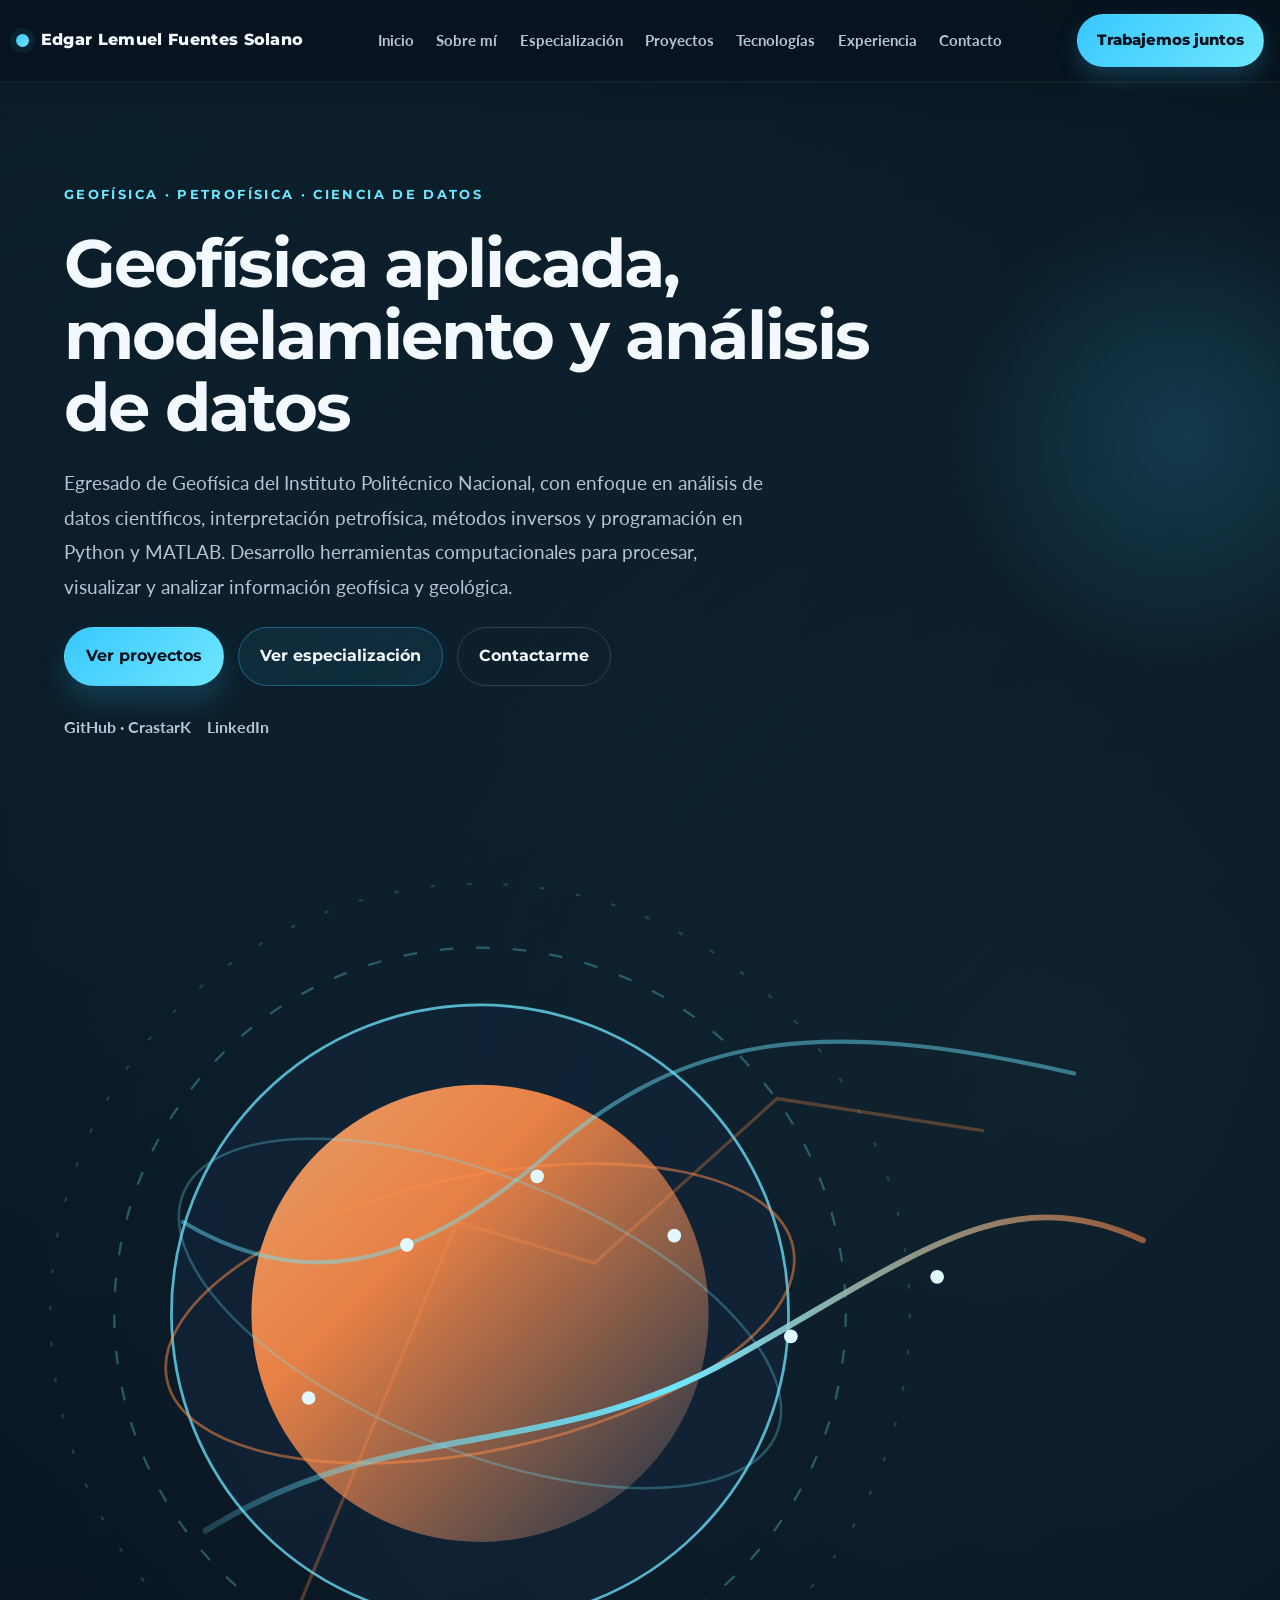
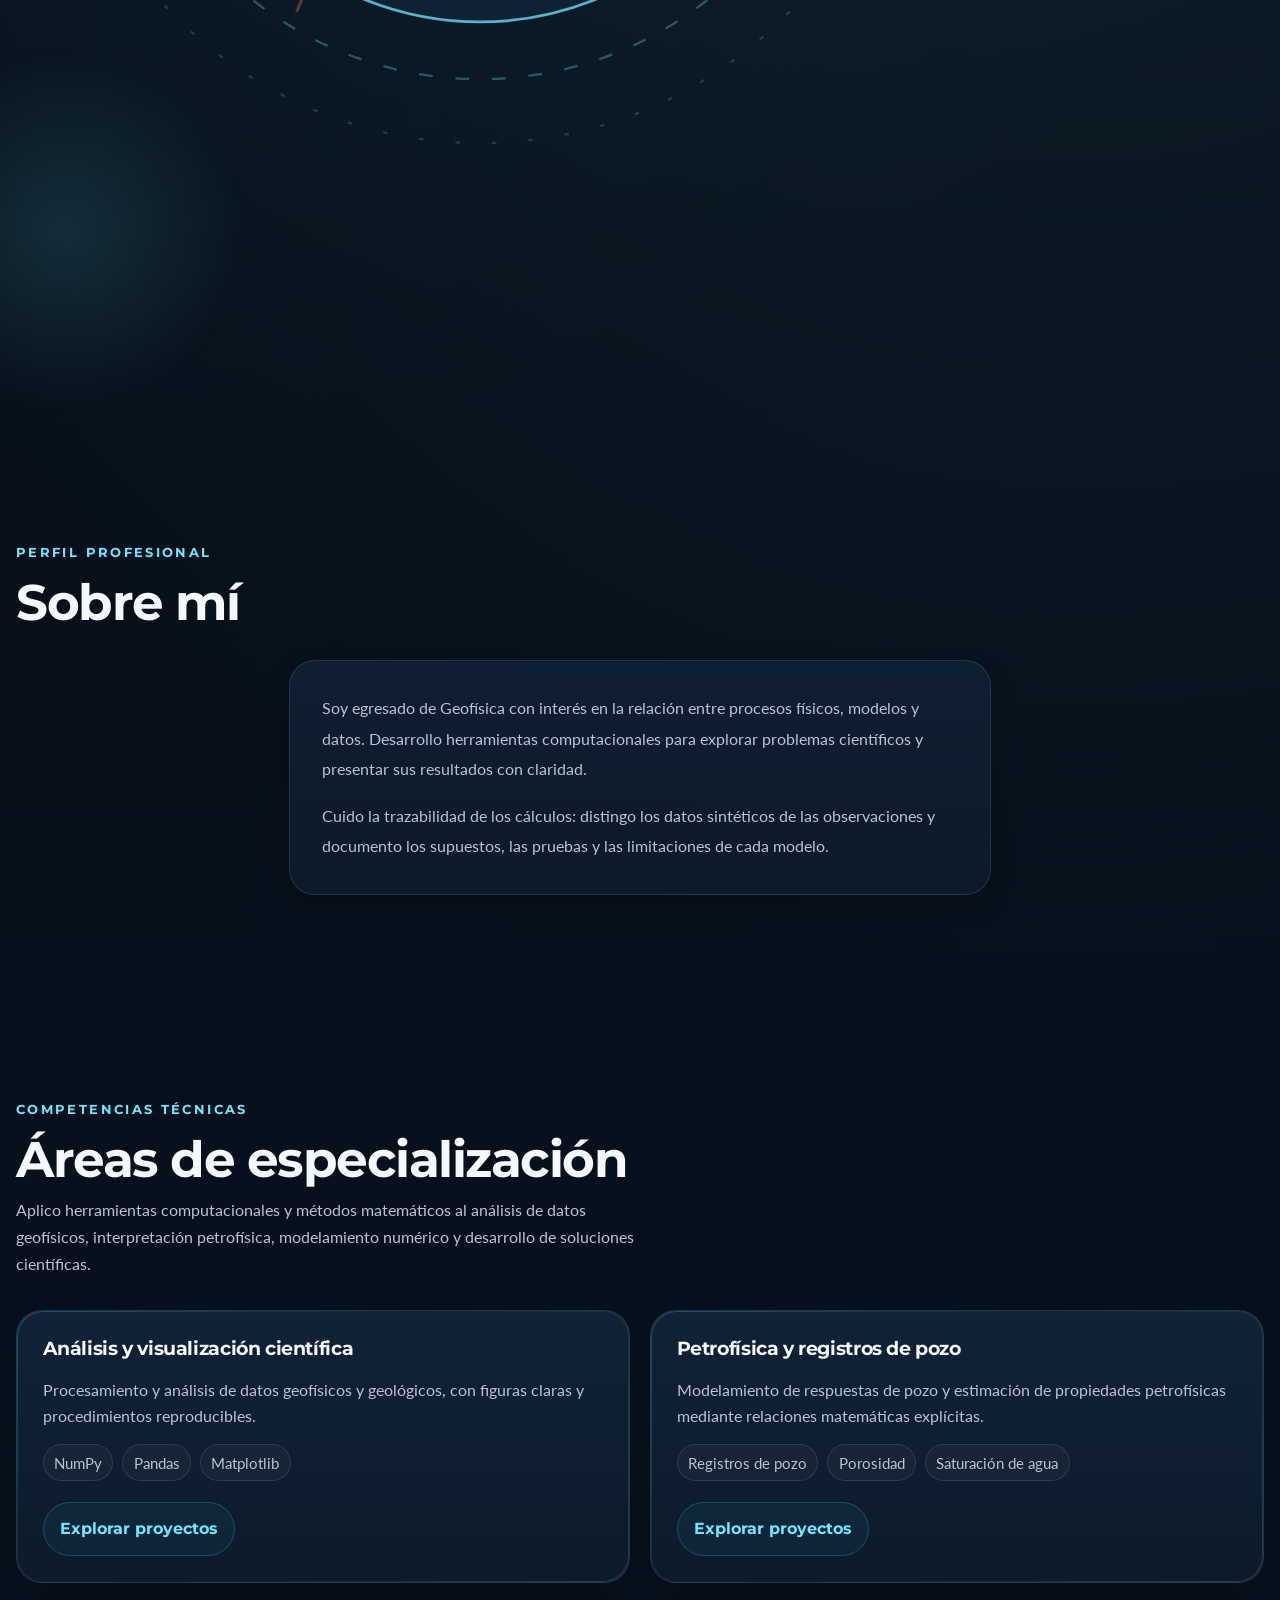
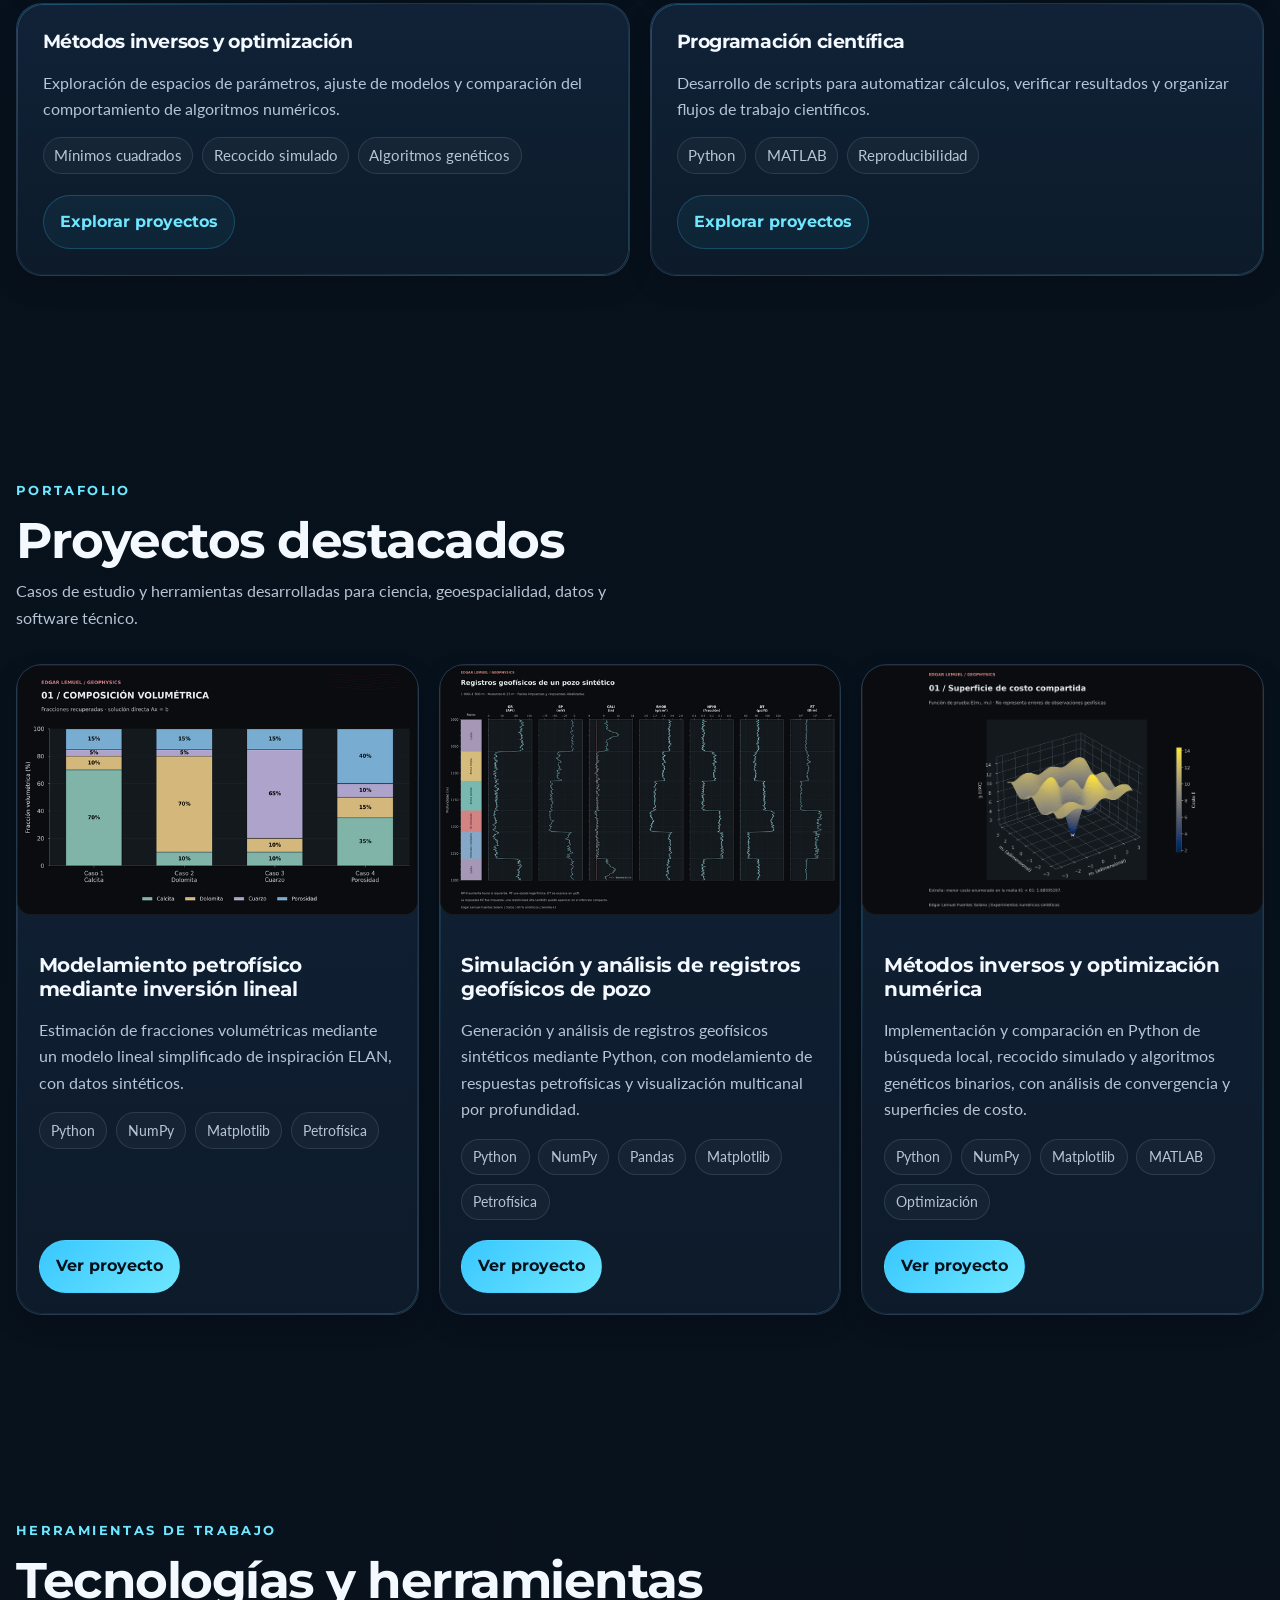
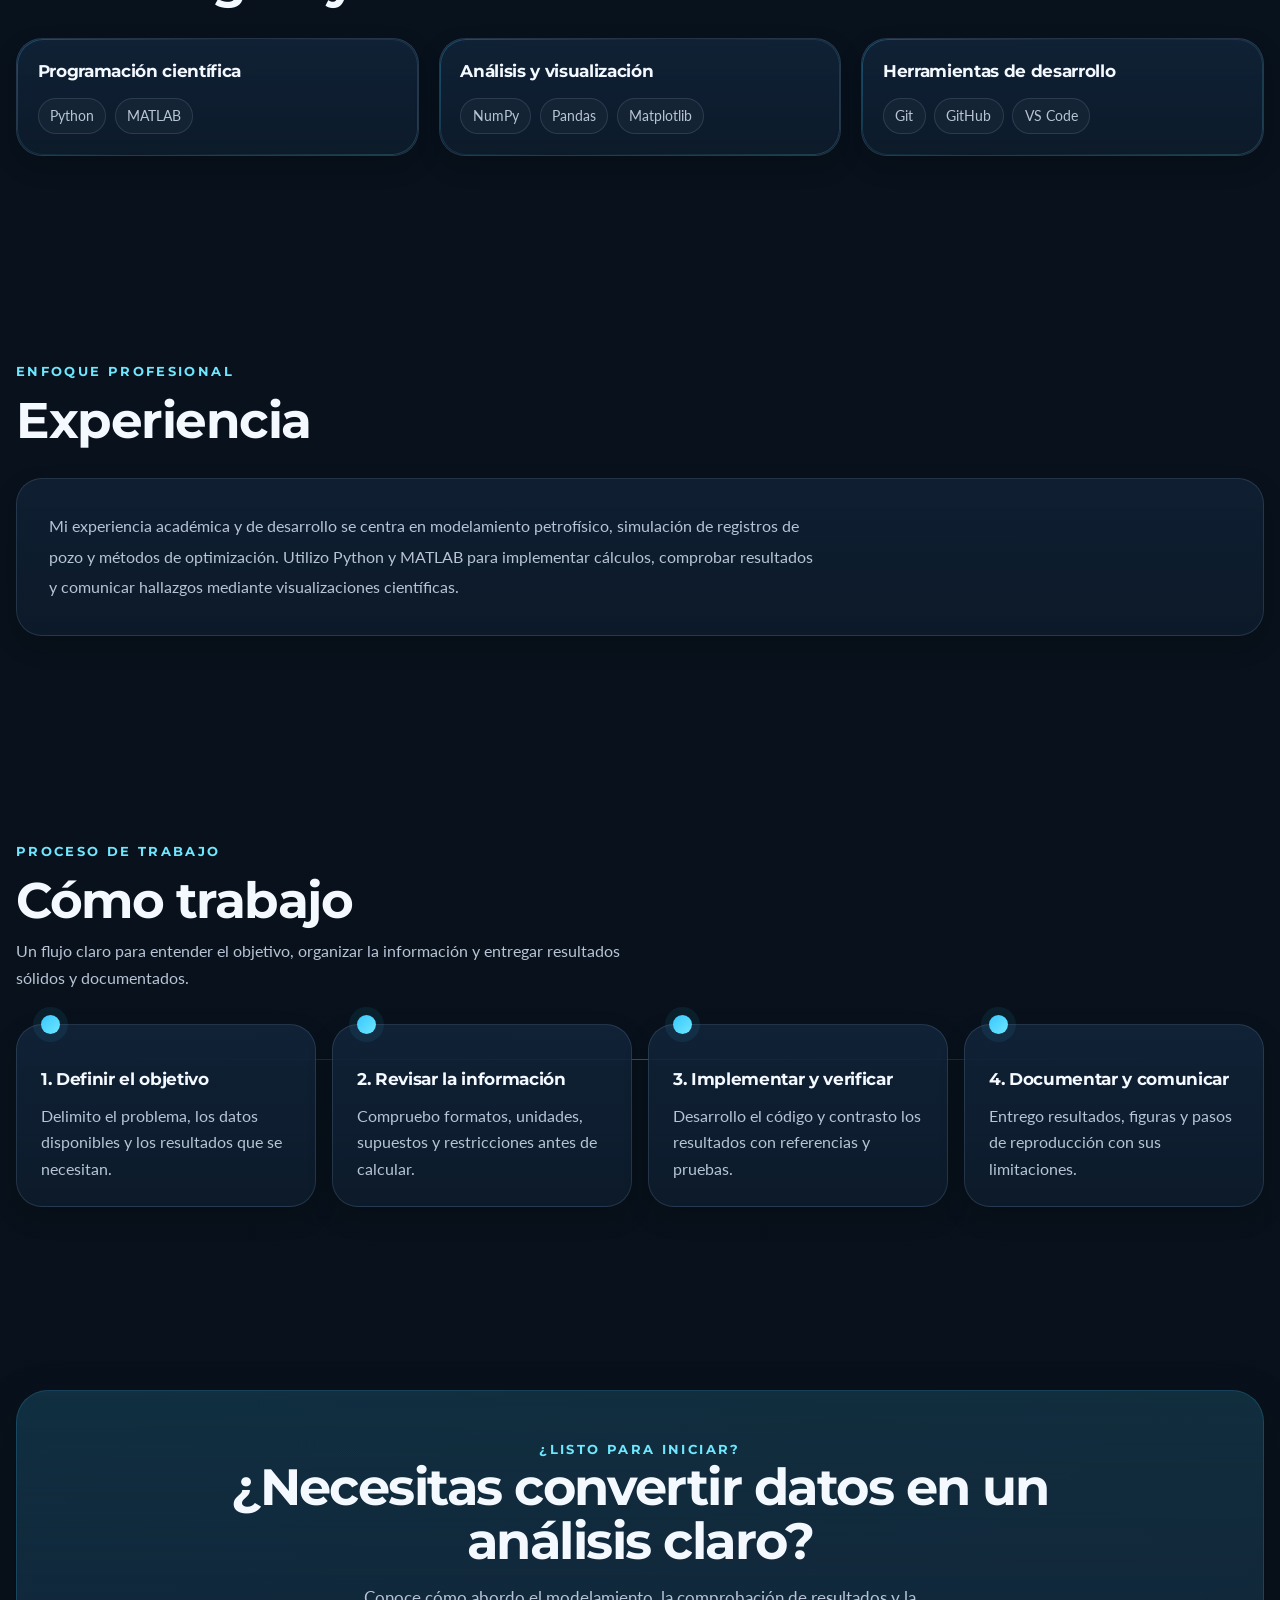
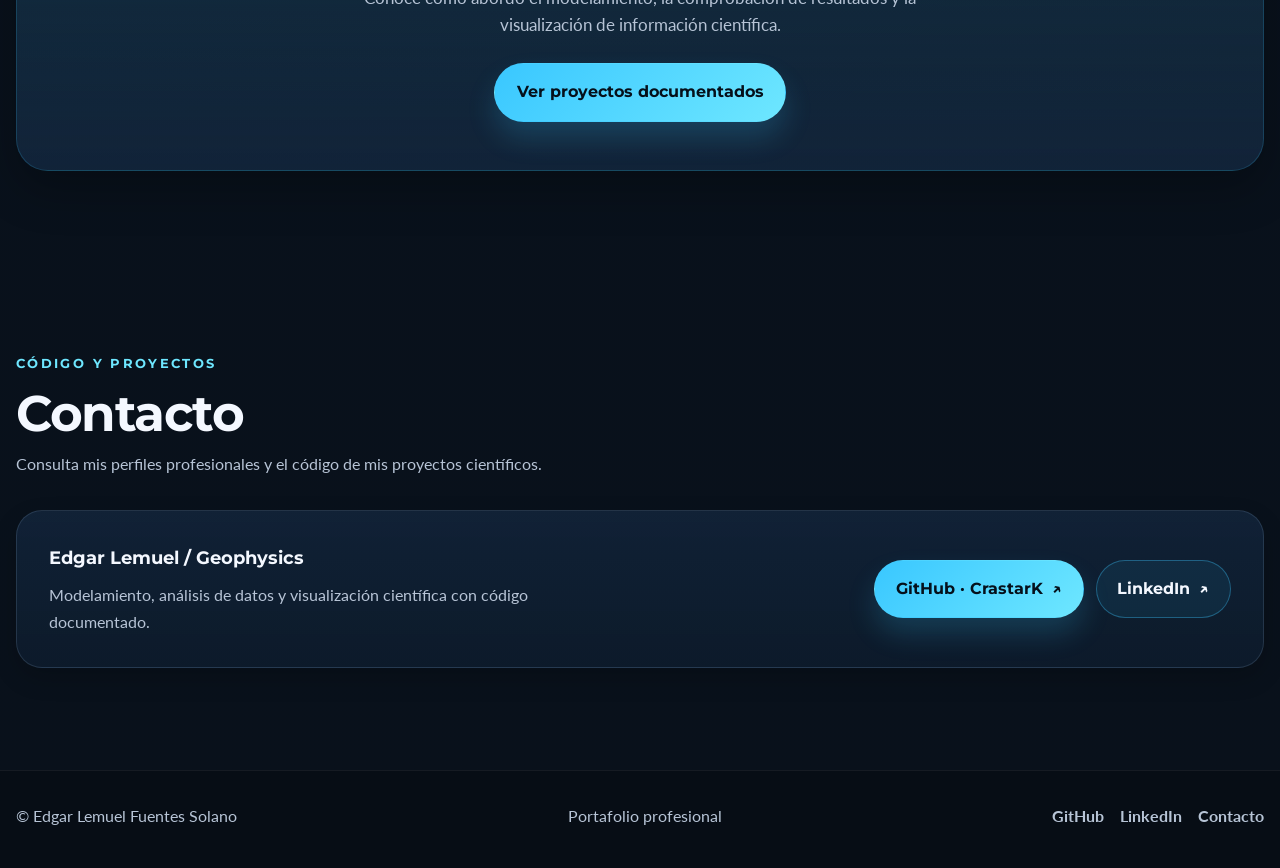
<file: index.html>
<!DOCTYPE html>
<html lang="es">

<head>
	<meta charset="UTF-8">
	<meta name="viewport" content="width=device-width, initial-scale=1.0">
	<meta name="description"
		content="Portafolio profesional de Edgar Lemuel Fuentes Solano, enfocado en geofísica, petrofísica, métodos inversos, programación científica y visualización de datos.">
	<title>Edgar Lemuel Fuentes Solano | Portafolio Profesional</title>
	<link rel="preconnect" href="https://fonts.googleapis.com">
	<link rel="preconnect" href="https://fonts.gstatic.com" crossorigin>
	<link
		href="https://fonts.googleapis.com/css2?family=Lato:wght@400;700;900&family=Montserrat:wght@500;600;700;800&display=swap"
		rel="stylesheet">
	<link rel="stylesheet" href="style.css">
	<script src="script.js" defer></script>
</head>

<body class="portfolio-page">
	<a class="skip-link" href="#contenido">Saltar al contenido</a>
	<!-- HEADER / NAVEGACIÓN -->
	<header class="site-header" id="site-header">
		<div class="site-header__inner">
			<a class="site-brand" href="#inicio" aria-label="Ir al inicio del portafolio">
				Edgar Lemuel Fuentes Solano
			</a>

			<button class="site-nav__toggle" type="button" aria-expanded="false" aria-controls="site-nav-menu"
				aria-label="Abrir menú de navegación">
				<span></span>
				<span></span>
				<span></span>
			</button>

			<nav class="site-nav" id="site-nav-menu" aria-label="Navegación principal">
				<ul class="site-nav__list">
					<li class="site-nav__item"><a class="site-nav__link is-active" href="#inicio"
							aria-current="page">Inicio</a></li>
					<li class="site-nav__item"><a class="site-nav__link" href="#sobre-mi">Sobre mí</a></li>
					<li class="site-nav__item"><a class="site-nav__link" href="#servicios">Especialización</a></li>
					<li class="site-nav__item"><a class="site-nav__link" href="#proyectos">Proyectos</a></li>
					<li class="site-nav__item"><a class="site-nav__link" href="#tecnologias">Tecnologías</a></li>
					<li class="site-nav__item"><a class="site-nav__link" href="#experiencia">Experiencia</a></li>
					<li class="site-nav__item"><a class="site-nav__link" href="#contacto">Contacto</a></li>
				</ul>
			</nav>

			<a class="site-header__cta" href="#contacto">Trabajemos juntos</a>
		</div>
	</header>

	<main class="site-main" id="contenido" tabindex="-1">
		<!-- HERO PRINCIPAL -->
		<section class="hero" id="inicio">
			<div class="hero__content reveal">

				<p class="hero__eyebrow">
					Geofísica · Petrofísica · Ciencia de Datos
				</p>

				<h1 class="hero__title">
					Geofísica aplicada, modelamiento y análisis de datos
				</h1>


				<p class="hero__subtitle">
					Egresado de Geofísica del Instituto Politécnico Nacional,
					con enfoque en análisis de datos científicos, interpretación
					petrofísica, métodos inversos y programación en Python y MATLAB.

					Desarrollo herramientas computacionales para procesar,
					visualizar y analizar información geofísica y geológica.
				</p>


				<div class="hero__actions">
					<a class="hero__button hero__button--primary" href="#proyectos">Ver proyectos</a>
					<a class="hero__button hero__button--secondary" href="#servicios">Ver especialización</a>
					<a class="hero__button hero__button--tertiary" href="#contacto">Contactarme</a>
				</div>
                <div class="hero__social"><a class="hero__social-link" href="https://github.com/CrastarK" target="_blank" rel="noopener noreferrer">GitHub · CrastarK</a><a class="hero__social-link" href="https://www.linkedin.com/in/lemuel-fuentes-0aa321261/" target="_blank" rel="noopener noreferrer">LinkedIn</a></div>
			</div>

			<div class="hero__visual reveal" aria-hidden="true">
				<div class="hero__visual-glow"></div>
				<svg class="hero__svg" viewBox="0 0 560 520" role="img"
					aria-label="Visualización abstracta de datos científicos y geofísicos">
					<defs>
						<linearGradient id="planetGradient" x1="0%" x2="100%" y1="0%" y2="100%">
							<stop offset="0%" stop-color="#ffae72" />
							<stop offset="35%" stop-color="#ff8b47" />
							<stop offset="100%" stop-color="#17324d" />
						</linearGradient>
						<linearGradient id="lineGradient" x1="0%" x2="100%" y1="0%" y2="0%">
							<stop offset="0%" stop-color="#6ee7ff" stop-opacity="0.2" />
							<stop offset="50%" stop-color="#6ee7ff" stop-opacity="1" />
							<stop offset="100%" stop-color="#ff8b47" stop-opacity="0.55" />
						</linearGradient>
					</defs>
					<circle cx="210" cy="250" r="135" fill="rgba(18,36,58,0.7)" stroke="rgba(110,231,255,0.75)"
						stroke-width="1.2" />
					<circle cx="210" cy="250" r="100" fill="url(#planetGradient)" opacity="0.9" />
					<circle cx="210" cy="250" r="160" fill="none" stroke="rgba(110,231,255,0.3)"
						stroke-dasharray="6 10" />
					<circle cx="210" cy="250" r="188" fill="none" stroke="rgba(110,231,255,0.18)"
						stroke-dasharray="2 14" />
					<ellipse cx="210" cy="250" rx="140" ry="60" fill="none" stroke="rgba(255,139,71,0.5)"
						stroke-width="1.2" transform="rotate(-12 210 250)" />
					<ellipse cx="210" cy="250" rx="140" ry="60" fill="none" stroke="rgba(110,231,255,0.28)"
						stroke-width="1.1" transform="rotate(22 210 250)" />
					<path d="M90 345 C170 295, 240 315, 320 270 S440 190, 500 218" fill="none"
						stroke="url(#lineGradient)" stroke-width="2.6" stroke-linecap="round" />
					<path d="M80 210 C130 240, 180 233, 240 180 S360 120, 470 145" fill="none"
						stroke="rgba(110,231,255,0.45)" stroke-width="1.8" stroke-linecap="round" />
					<path d="M130 380 L200 210 L260 228 L340 156 L430 170" fill="none" stroke="rgba(255,139,71,0.3)"
						stroke-width="1.4" stroke-linecap="round" />
					<g fill="#dff9ff">
						<circle cx="135" cy="287" r="3" />
						<circle cx="178" cy="220" r="3" />
						<circle cx="235" cy="190" r="3" />
						<circle cx="295" cy="216" r="3" />
						<circle cx="346" cy="260" r="3" />
						<circle cx="410" cy="234" r="3" />
					</g>
				</svg>
				<div class="hero__orbit hero__orbit--one"></div>
				<div class="hero__orbit hero__orbit--two"></div>
				<div class="hero__signal hero__signal--one"></div>
				<div class="hero__signal hero__signal--two"></div>
			</div>
		</section>

		<!-- SOBRE MÍ -->
		<section class="about section" id="sobre-mi">
			<div class="section__header">
				<p class="section__eyebrow">Perfil profesional</p>
				<h2 class="section__title">Sobre mí</h2>
			</div>

			<article class="about__card">
                <p>Soy egresado de Geofísica con interés en la relación entre procesos físicos, modelos y datos. Desarrollo herramientas computacionales para explorar problemas científicos y presentar sus resultados con claridad.</p>
                <p>Cuido la trazabilidad de los cálculos: distingo los datos sintéticos de las observaciones y documento los supuestos, las pruebas y las limitaciones de cada modelo.</p>
            </article>
		</section>

		<!-- SERVICIOS -->
		<section class="services section" id="servicios">

			<div class="section__header reveal">
				<p class="section__eyebrow">Competencias técnicas</p>

				<h2 class="section__title">
					Áreas de especialización
				</h2>

				<p class="section__description">
					Aplico herramientas computacionales y métodos
					matemáticos al análisis de datos geofísicos,
					interpretación petrofísica, modelamiento numérico
					y desarrollo de soluciones científicas.
				</p>
			</div>


			<div class="services__grid">
				<article class="service-card reveal">
                    <h3 class="service-card__title">Análisis y visualización científica</h3>
                    <p class="service-card__text">Procesamiento y análisis de datos geofísicos y geológicos, con figuras claras y procedimientos reproducibles.</p>
                    <ul class="service-card__list"><li>NumPy</li><li>Pandas</li><li>Matplotlib</li></ul>
                    <a class="service-card__link" href="#proyectos">Explorar proyectos</a>
                </article>



				<article class="service-card reveal">
                    <h3 class="service-card__title">Petrofísica y registros de pozo</h3>
                    <p class="service-card__text">Modelamiento de respuestas de pozo y estimación de propiedades petrofísicas mediante relaciones matemáticas explícitas.</p>
                    <ul class="service-card__list"><li>Registros de pozo</li><li>Porosidad</li><li>Saturación de agua</li></ul>
                    <a class="service-card__link" href="#proyectos">Explorar proyectos</a>
                </article>

				<article class="service-card reveal">
                    <h3 class="service-card__title">Métodos inversos y optimización</h3>
                    <p class="service-card__text">Exploración de espacios de parámetros, ajuste de modelos y comparación del comportamiento de algoritmos numéricos.</p>
                    <ul class="service-card__list"><li>Mínimos cuadrados</li><li>Recocido simulado</li><li>Algoritmos genéticos</li></ul>
                    <a class="service-card__link" href="#proyectos">Explorar proyectos</a>
                </article>



				<article class="service-card reveal">
                    <h3 class="service-card__title">Programación científica</h3>
                    <p class="service-card__text">Desarrollo de scripts para automatizar cálculos, verificar resultados y organizar flujos de trabajo científicos.</p>
                    <ul class="service-card__list"><li>Python</li><li>MATLAB</li><li>Reproducibilidad</li></ul>
                    <a class="service-card__link" href="#proyectos">Explorar proyectos</a>
                </article>

			</div>
		</section>

		<!-- PROYECTOS -->
		<section class="projects section" id="proyectos">
			<div class="section__header reveal">
				<p class="section__eyebrow">Portafolio</p>
				<h2 class="section__title">Proyectos destacados</h2>
				<p class="section__description">
					Casos de estudio y herramientas desarrolladas para ciencia, geoespacialidad, datos y software
					técnico.
				</p>
			</div>

			<div class="projects__grid">
				<article class="project-card reveal project-card--petrofisica">
					<a class="project-card__media" href="Proyectos/Petrofisica_ELAN/index.html" aria-label="Ver el proyecto de modelamiento petrofísico mediante inversión lineal">
						<picture>
							<source type="image/webp" srcset="Proyectos/Petrofisica_ELAN/web/oscuro/01_composicion_volumetrica-640.webp 640w, Proyectos/Petrofisica_ELAN/web/oscuro/01_composicion_volumetrica-1280.webp 1280w" sizes="(max-width: 768px) 100vw, (max-width: 1024px) 50vw, 420px">
							<img class="project-card__image" src="Proyectos/Petrofisica_ELAN/Figuras/oscuro/01_composicion_volumetrica.png" width="3181" height="2114" loading="lazy" decoding="async" alt="Barras apiladas con las fracciones de calcita, dolomita, cuarzo y porosidad recuperadas en cuatro escenarios sintéticos.">
						</picture>
					</a>
					<div class="project-card__body">
						<h3 class="project-card__title">Modelamiento petrofísico mediante inversión lineal</h3>
						<p class="project-card__text">Estimación de fracciones volumétricas mediante un modelo lineal simplificado de inspiración ELAN, con datos sintéticos.</p>
						<ul class="project-card__tags">
							<li>Python</li>
							<li>NumPy</li>
							<li>Matplotlib</li>
							<li>Petrofísica</li>
						</ul>
						<div class="project-card__actions">
							<a class="project-card__button" href="Proyectos/Petrofisica_ELAN/index.html">Ver proyecto</a>
						</div>
					</div>
				</article>

				<article class="project-card reveal project-card--pozo">
                    <a class="project-card__media" href="Proyectos/Registros_Sinteticos_Pozo/index.html" aria-label="Ver el proyecto de simulación de registros geofísicos de pozo">
                        <picture>
                            <source type="image/webp" srcset="Proyectos/Registros_Sinteticos_Pozo/web/oscuro/01_registros_pozo-640.webp 640w, Proyectos/Registros_Sinteticos_Pozo/web/oscuro/01_registros_pozo-1280.webp 1280w" sizes="(max-width: 768px) 100vw, (max-width: 1024px) 50vw, 420px">
                            <img class="project-card__image" src="Proyectos/Registros_Sinteticos_Pozo/web/oscuro/01_registros_pozo-1280.webp" width="1280" height="796" loading="lazy" decoding="async" alt="Figura científica del pozo sintético: facies y siete curvas geofísicas alineadas entre 1000 y 1300 m de profundidad.">
                        </picture>
                    </a>
                    <div class="project-card__body">
                        <h3 class="project-card__title">Simulación y análisis de registros geofísicos de pozo</h3>
                        <p class="project-card__text">Generación y análisis de registros geofísicos sintéticos mediante Python, con modelamiento de respuestas petrofísicas y visualización multicanal por profundidad.</p>
                        <ul class="project-card__tags">
                            <li>Python</li>
                            <li>NumPy</li>
                            <li>Pandas</li>
                            <li>Matplotlib</li>
                            <li>Petrofísica</li>
                        </ul>
                        <div class="project-card__actions">
                            <a class="project-card__button" href="Proyectos/Registros_Sinteticos_Pozo/index.html">Ver proyecto</a>
                        </div>
                    </div>
                </article>

				<article class="project-card reveal project-card--inversos">
                    <a class="project-card__media" href="Proyectos/Metodos_Inversos/index.html" aria-label="Ver el proyecto de métodos inversos y optimización numérica">
                        <picture><source type="image/webp" srcset="Proyectos/Metodos_Inversos/web/oscuro/01_superficie_costo-640.webp 640w, Proyectos/Metodos_Inversos/web/oscuro/01_superficie_costo-1280.webp 1280w" sizes="(max-width: 768px) 100vw, (max-width: 1024px) 50vw, 420px">
                        <img class="project-card__image" src="Proyectos/Metodos_Inversos/web/oscuro/01_superficie_costo-1280.webp" width="1280" height="1131" loading="lazy" decoding="async" alt="Superficie científica 3D de la función de costo compartida, con la referencia del mejor nodo de una malla finita."></picture>
                    </a>
                    <div class="project-card__body">
                        <h3 class="project-card__title">Métodos inversos y optimización numérica</h3>
                        <p class="project-card__text">Implementación y comparación en Python de búsqueda local, recocido simulado y algoritmos genéticos binarios, con análisis de convergencia y superficies de costo.</p>
                        <ul class="project-card__tags"><li>Python</li><li>NumPy</li><li>Matplotlib</li><li>MATLAB</li><li>Optimización</li></ul>
                        <div class="project-card__actions"><a class="project-card__button" href="Proyectos/Metodos_Inversos/index.html">Ver proyecto</a></div>
                    </div>
                </article>
			</div>
		</section>

		<!-- TECNOLOGÍAS -->
		<section class="tech section" id="tecnologias">
            <div class="section__header reveal"><p class="section__eyebrow">Herramientas de trabajo</p><h2 class="section__title">Tecnologías y herramientas</h2></div>
            <div class="tech__grid"><article class="tech-group reveal"><h3 class="tech-group__title">Programación científica</h3><ul class="tech-group__list"><li>Python</li><li>MATLAB</li></ul></article><article class="tech-group reveal"><h3 class="tech-group__title">Análisis y visualización</h3><ul class="tech-group__list"><li>NumPy</li><li>Pandas</li><li>Matplotlib</li></ul></article><article class="tech-group reveal"><h3 class="tech-group__title">Herramientas de desarrollo</h3><ul class="tech-group__list"><li>Git</li><li>GitHub</li><li>VS Code</li></ul></article></div>
        </section>

		<!-- EXPERIENCIA -->
		<section class="experience section" id="experiencia">
			<div class="section__header reveal">
				<p class="section__eyebrow">Enfoque profesional</p>
				<h2 class="section__title">Experiencia</h2>
			</div>

			<article class="experience__card reveal">
                <p>Mi experiencia académica y de desarrollo se centra en modelamiento petrofísico, simulación de registros de pozo y métodos de optimización. Utilizo Python y MATLAB para implementar cálculos, comprobar resultados y comunicar hallazgos mediante visualizaciones científicas.</p>
            </article>
		</section>

		<!-- CÓMO TRABAJO -->
		<section class="workflow section">
			<div class="section__header reveal">
				<p class="section__eyebrow">Proceso de trabajo</p>
				<h2 class="section__title">Cómo trabajo</h2>
				<p class="section__description">
					Un flujo claro para entender el objetivo, organizar la información y entregar resultados sólidos y
					documentados.
				</p>
			</div>

			<ol class="workflow__list"><li class="workflow__item reveal"><h3 class="workflow__title">1. Definir el objetivo</h3><p class="workflow__text">Delimito el problema, los datos disponibles y los resultados que se necesitan.</p></li><li class="workflow__item reveal"><h3 class="workflow__title">2. Revisar la información</h3><p class="workflow__text">Compruebo formatos, unidades, supuestos y restricciones antes de calcular.</p></li><li class="workflow__item reveal"><h3 class="workflow__title">3. Implementar y verificar</h3><p class="workflow__text">Desarrollo el código y contrasto los resultados con referencias y pruebas.</p></li><li class="workflow__item reveal"><h3 class="workflow__title">4. Documentar y comunicar</h3><p class="workflow__text">Entrego resultados, figuras y pasos de reproducción con sus limitaciones.</p></li></ol>
		</section>

		<!-- LLAMADA A LA ACCIÓN -->
		<section class="cta section" id="cta">
			<div class="cta__content reveal">
				<p class="section__eyebrow">¿Listo para iniciar?</p>
				<h2 class="cta__title">¿Necesitas convertir datos en un análisis claro?</h2>
				<p class="cta__text">Conoce cómo abordo el modelamiento, la comprobación de resultados y la visualización de información científica.</p>
				<a class="cta__button" href="#proyectos">Ver proyectos documentados</a>
			</div>
		</section>

		<!-- CONTACTO -->
		<section class="contact section" id="contacto">
            <div class="section__header reveal">
                <p class="section__eyebrow">Código y proyectos</p>
                <h2 class="section__title">Contacto</h2>
                <p class="section__description">Consulta mis perfiles profesionales y el código de mis proyectos científicos.</p>
            </div>
            <div class="contact__grid">
                <article class="contact-links contact-profile reveal" aria-label="Perfiles profesionales públicos">
                    <div><h3 class="contact-links__title">Edgar Lemuel / Geophysics</h3><p>Modelamiento, análisis de datos y visualización científica con código documentado.</p></div>
                    <div class="contact-profile__actions"><a class="hero__button hero__button--primary" href="https://github.com/CrastarK" target="_blank" rel="noopener noreferrer">GitHub · CrastarK <span aria-hidden="true">↗</span></a><a class="hero__button hero__button--secondary" href="https://www.linkedin.com/in/lemuel-fuentes-0aa321261/" target="_blank" rel="noopener noreferrer">LinkedIn <span aria-hidden="true">↗</span></a></div>
                </article>
            </div>
        </section>
	</main>

	<!-- FOOTER -->
	<footer class="site-footer">
		<div class="site-footer__inner">
			<p class="site-footer__copy">© Edgar Lemuel Fuentes Solano</p>
			<p class="site-footer__text">Portafolio profesional</p>

			<nav class="site-footer__nav" aria-label="Enlaces del pie de página">
				<a class="site-footer__link" href="https://github.com/CrastarK" target="_blank" rel="noopener noreferrer">GitHub</a>
                <a class="site-footer__link" href="https://www.linkedin.com/in/lemuel-fuentes-0aa321261/" target="_blank" rel="noopener noreferrer">LinkedIn</a>
                <a class="site-footer__link" href="#contacto">Contacto</a>
			</nav>
		</div>
	</footer>
</body>

</html>
</file>
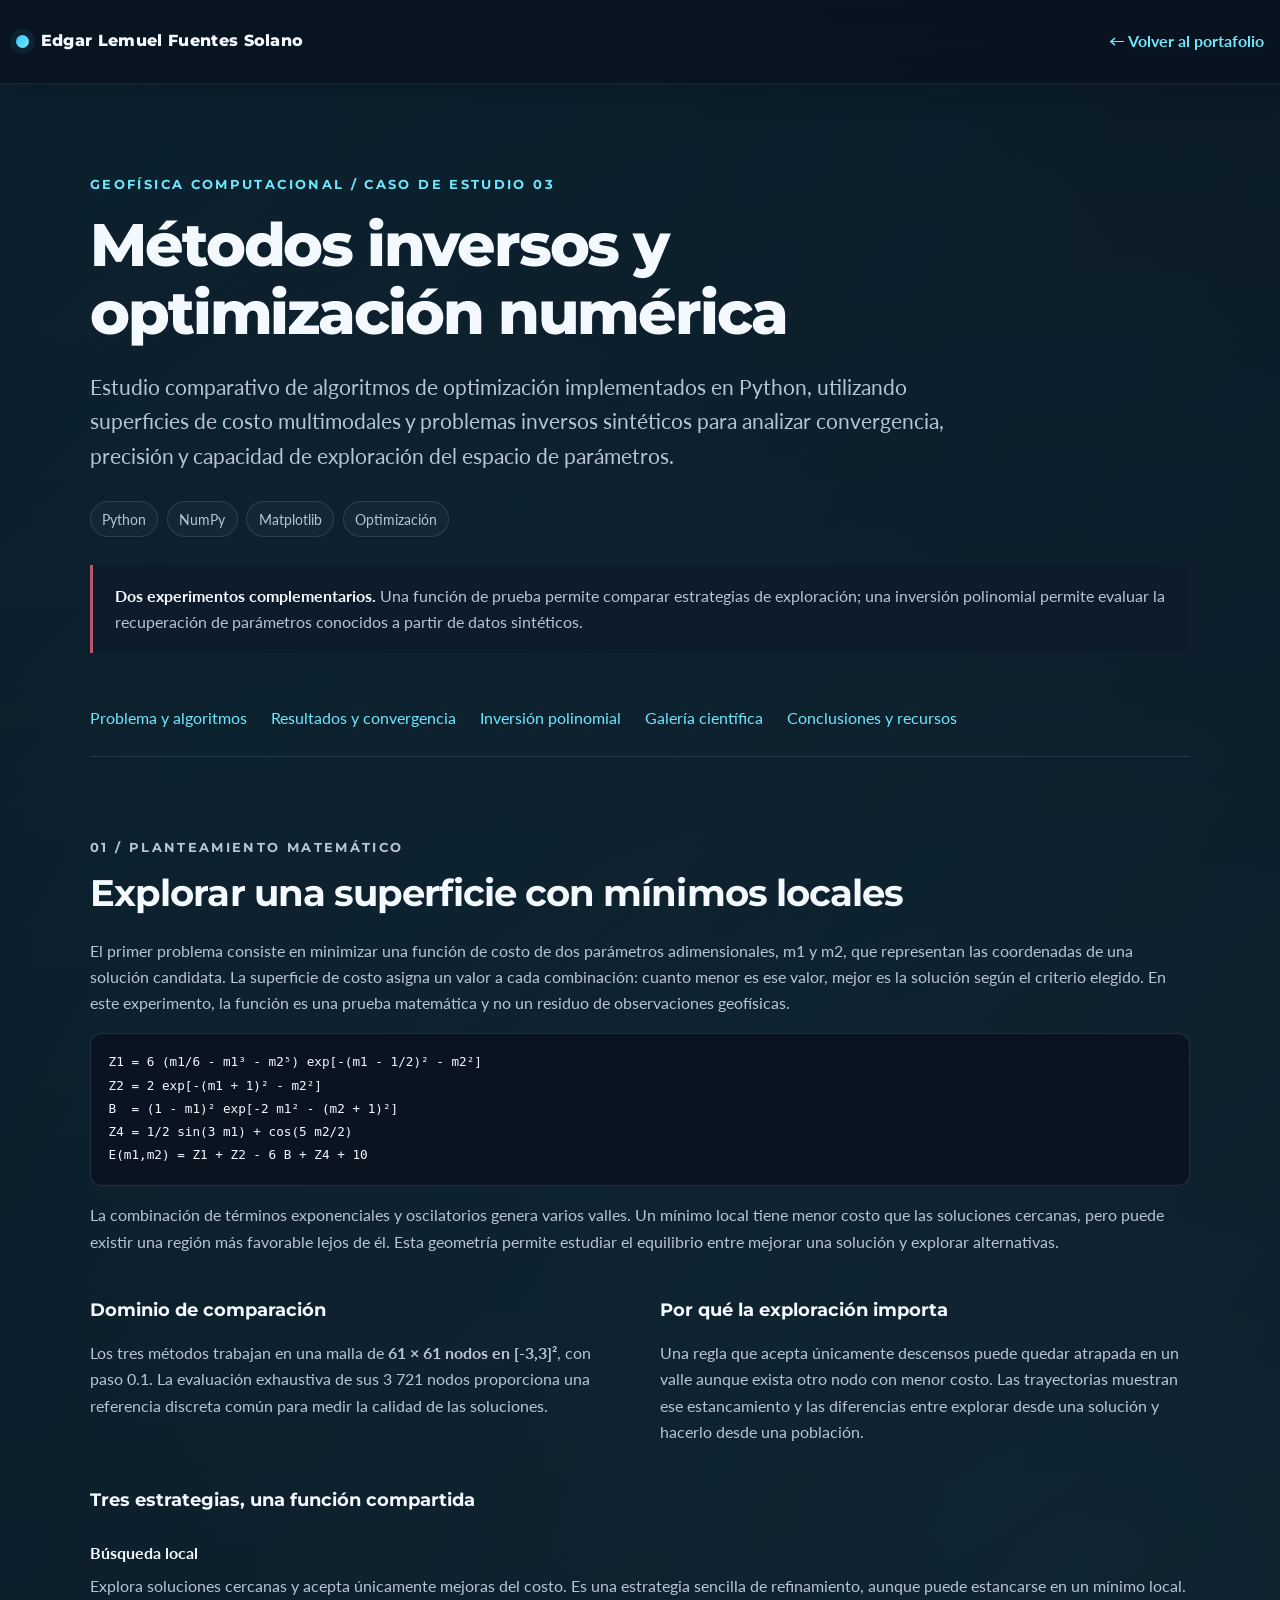
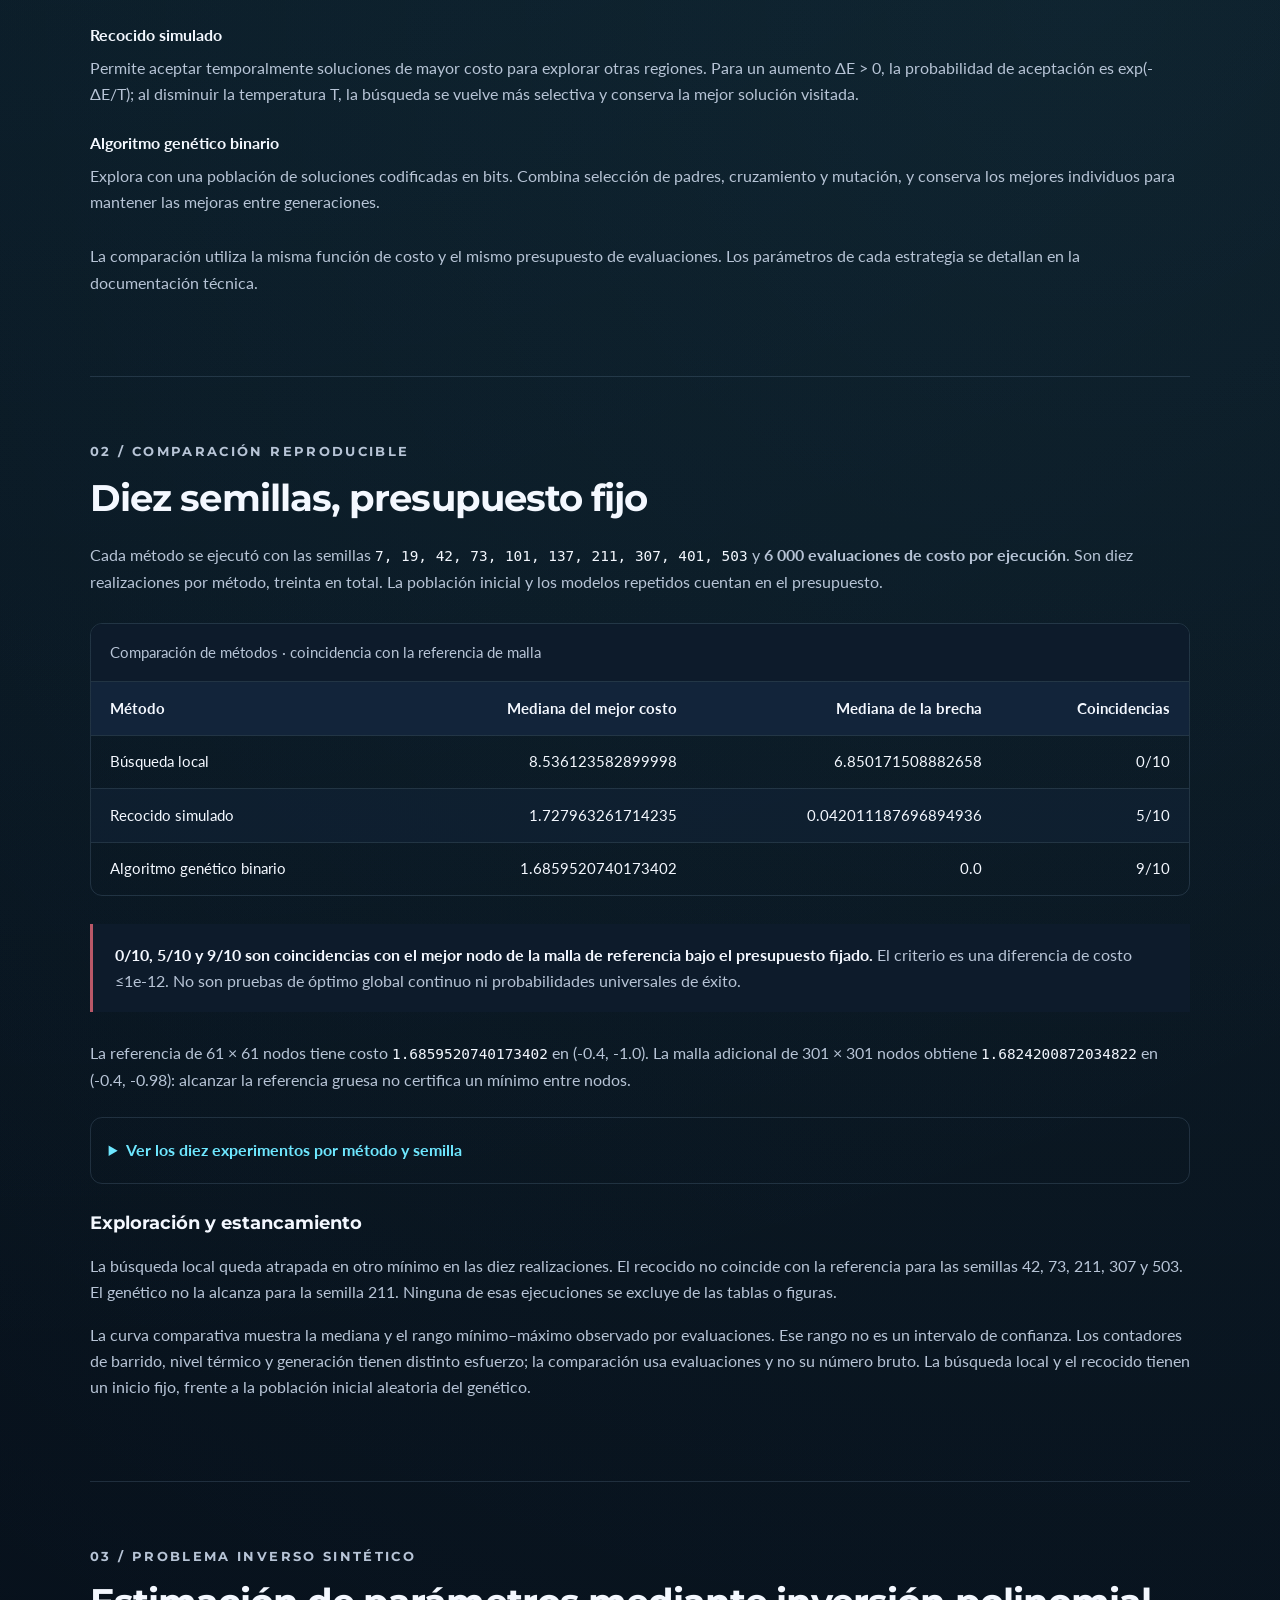
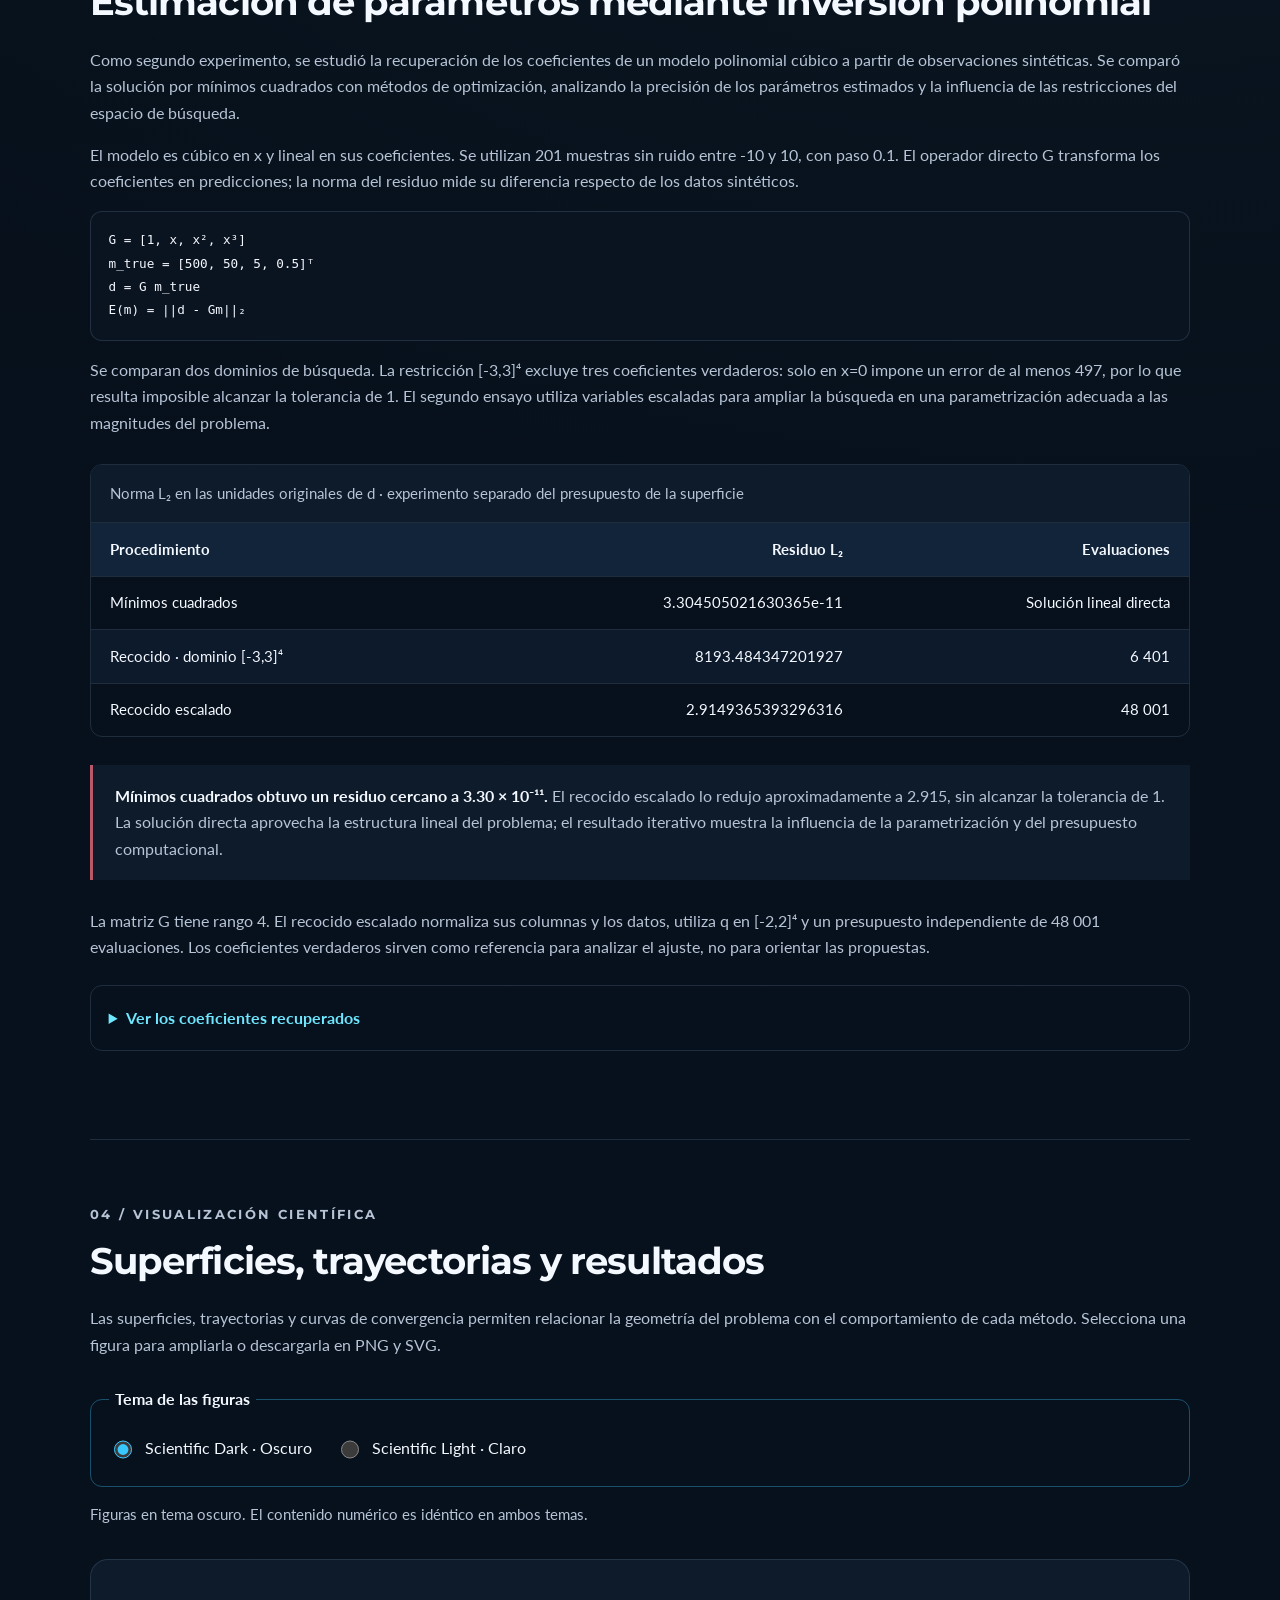
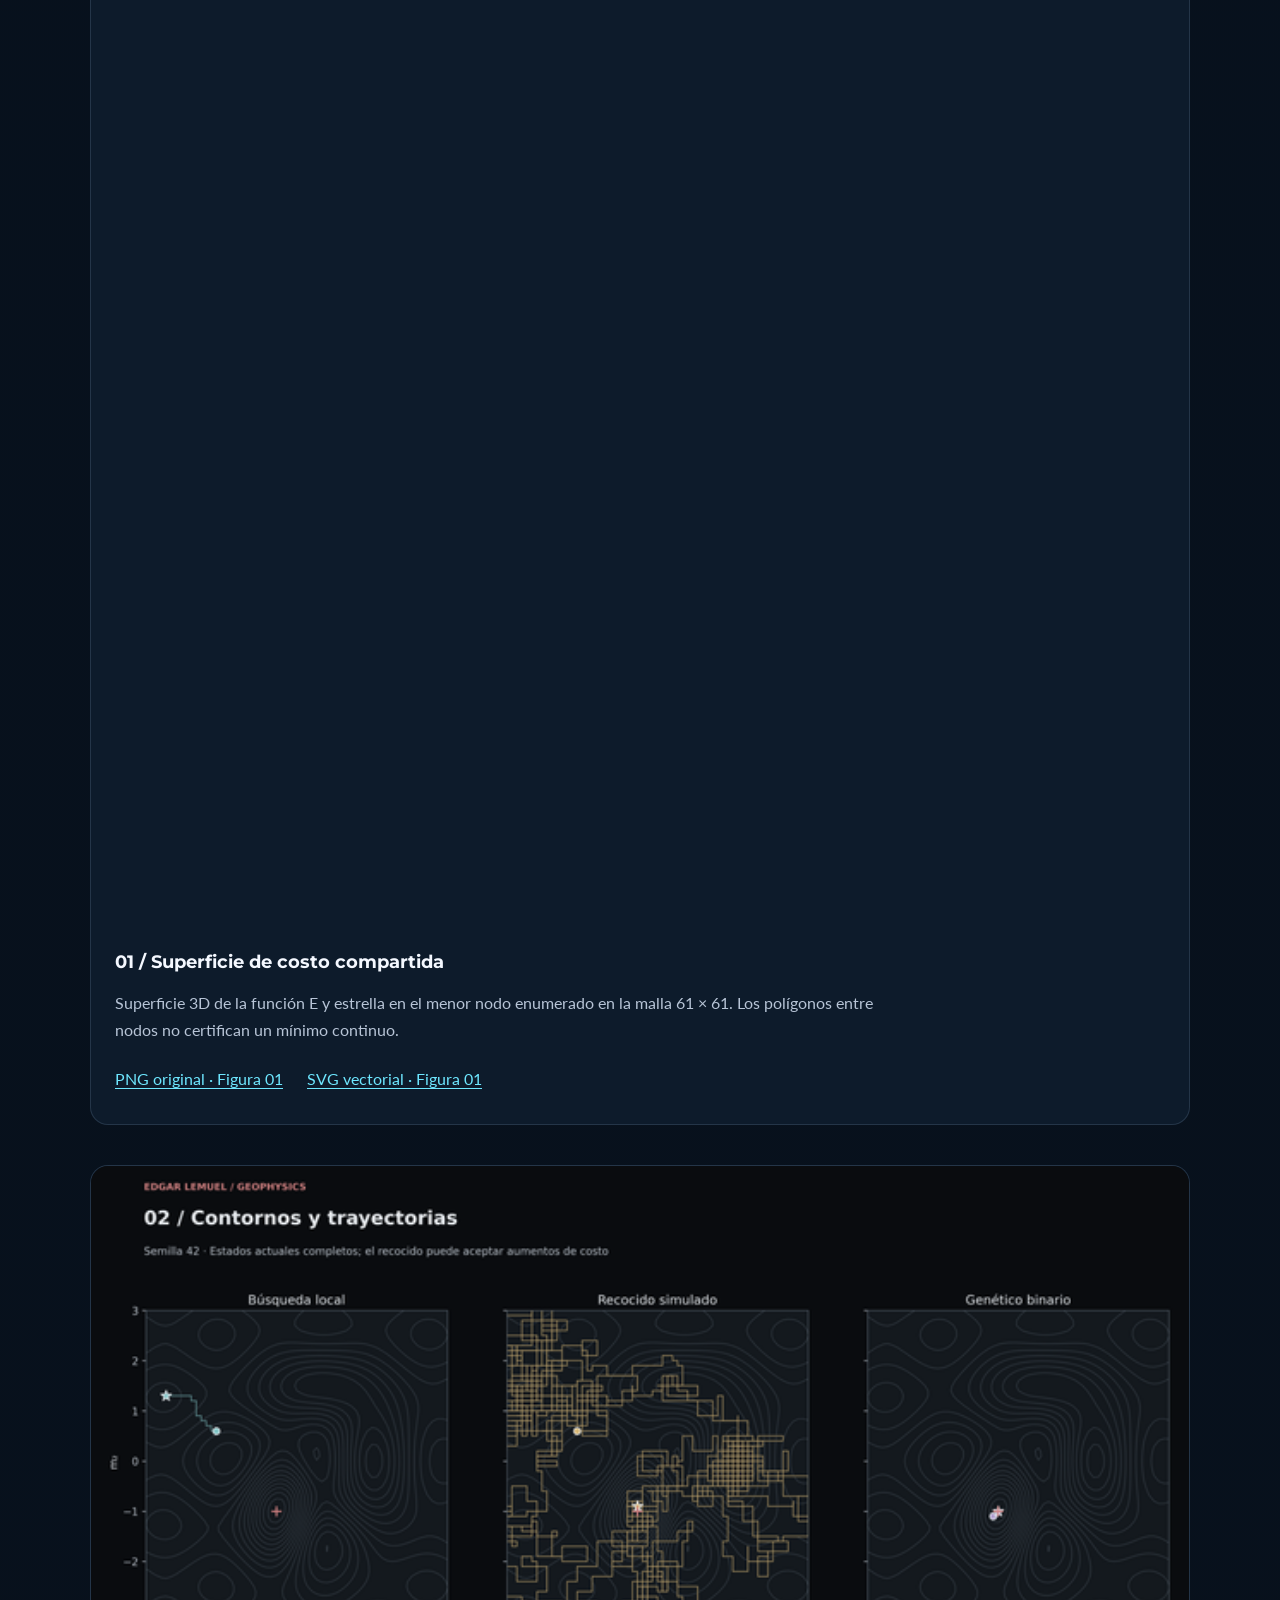
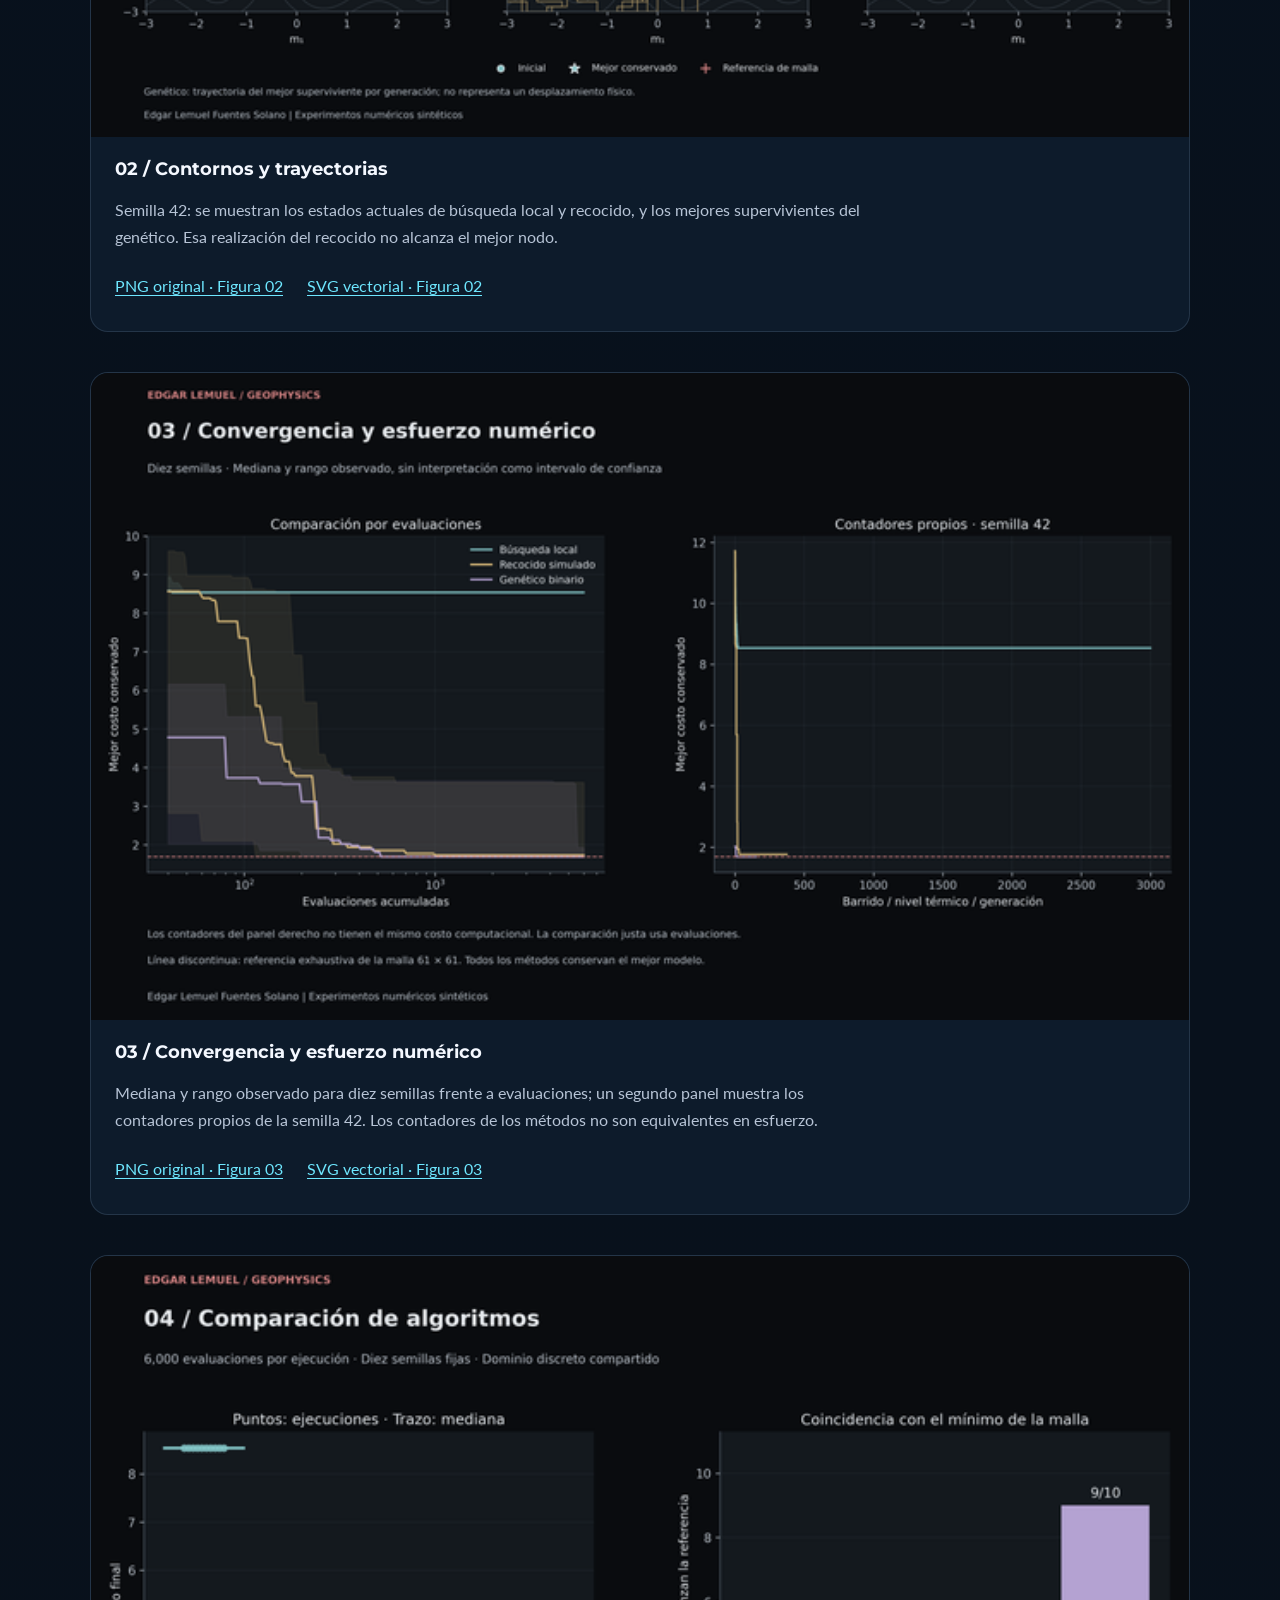
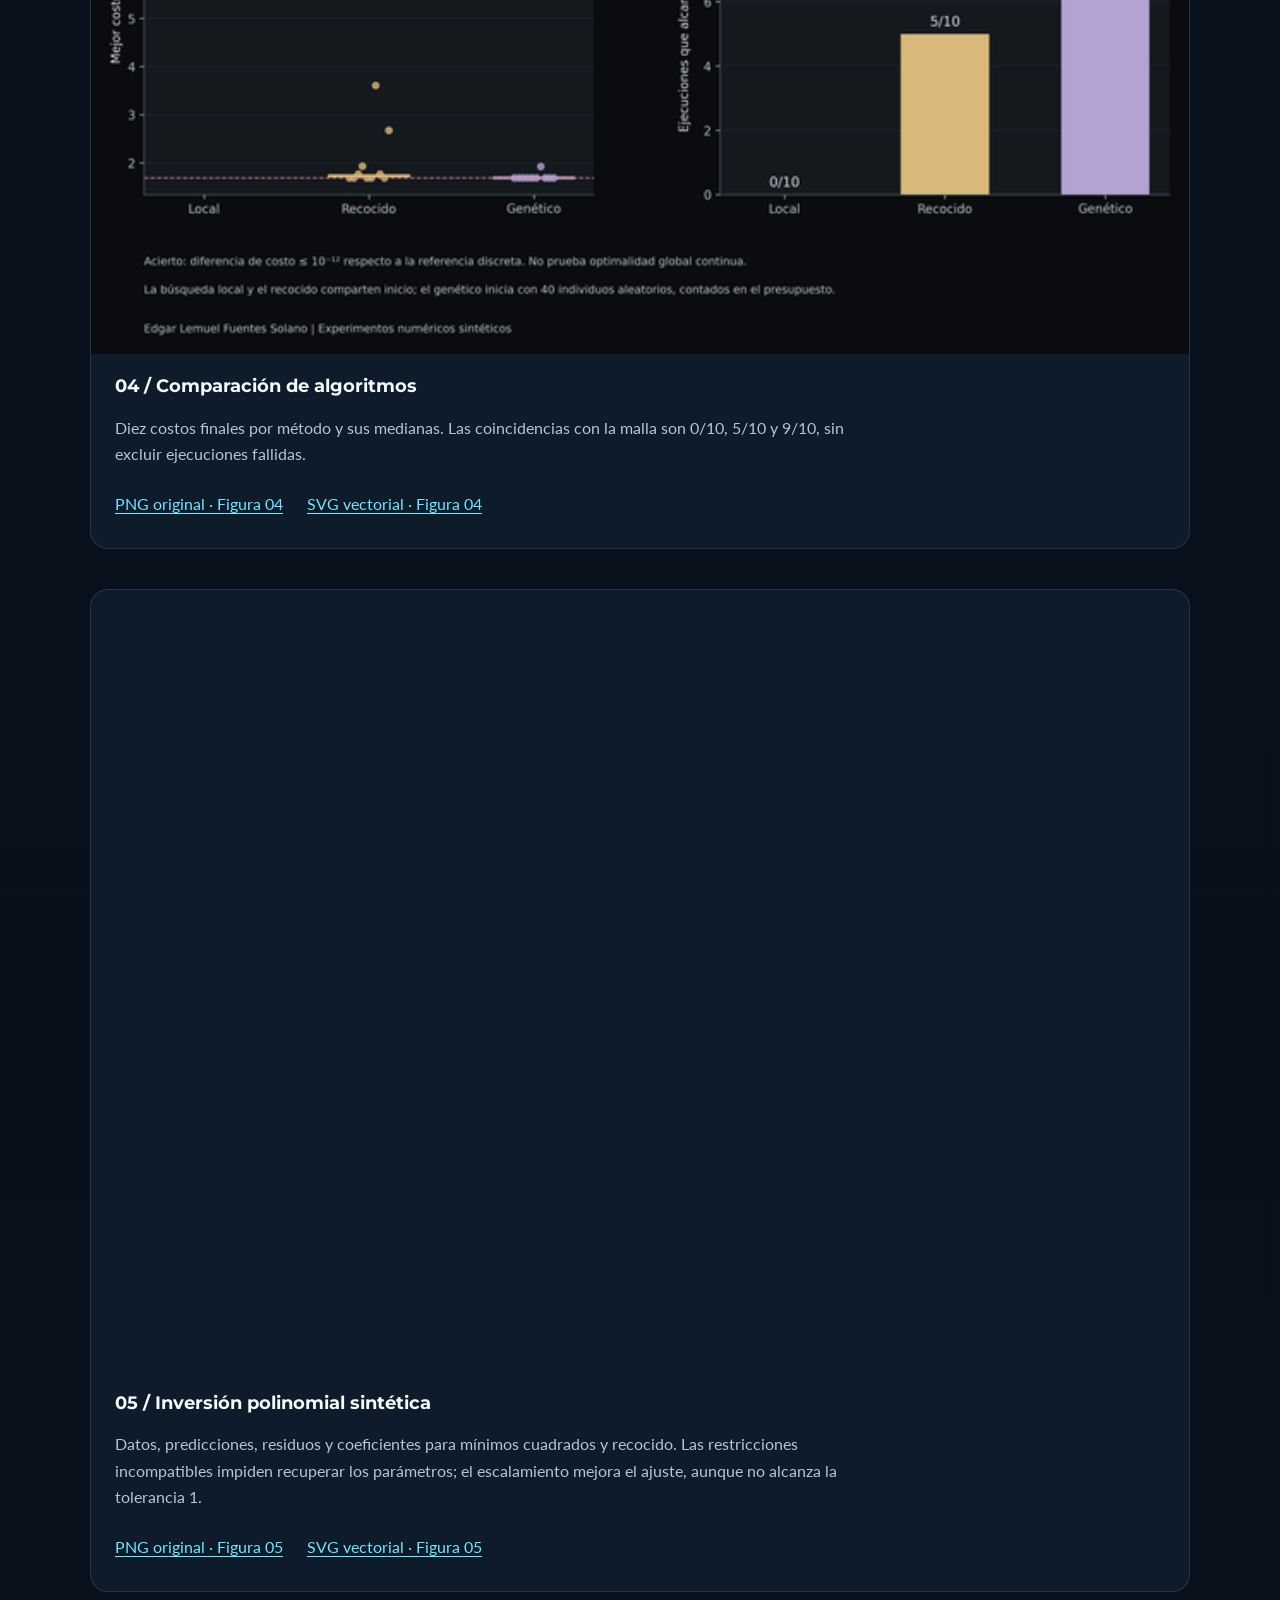
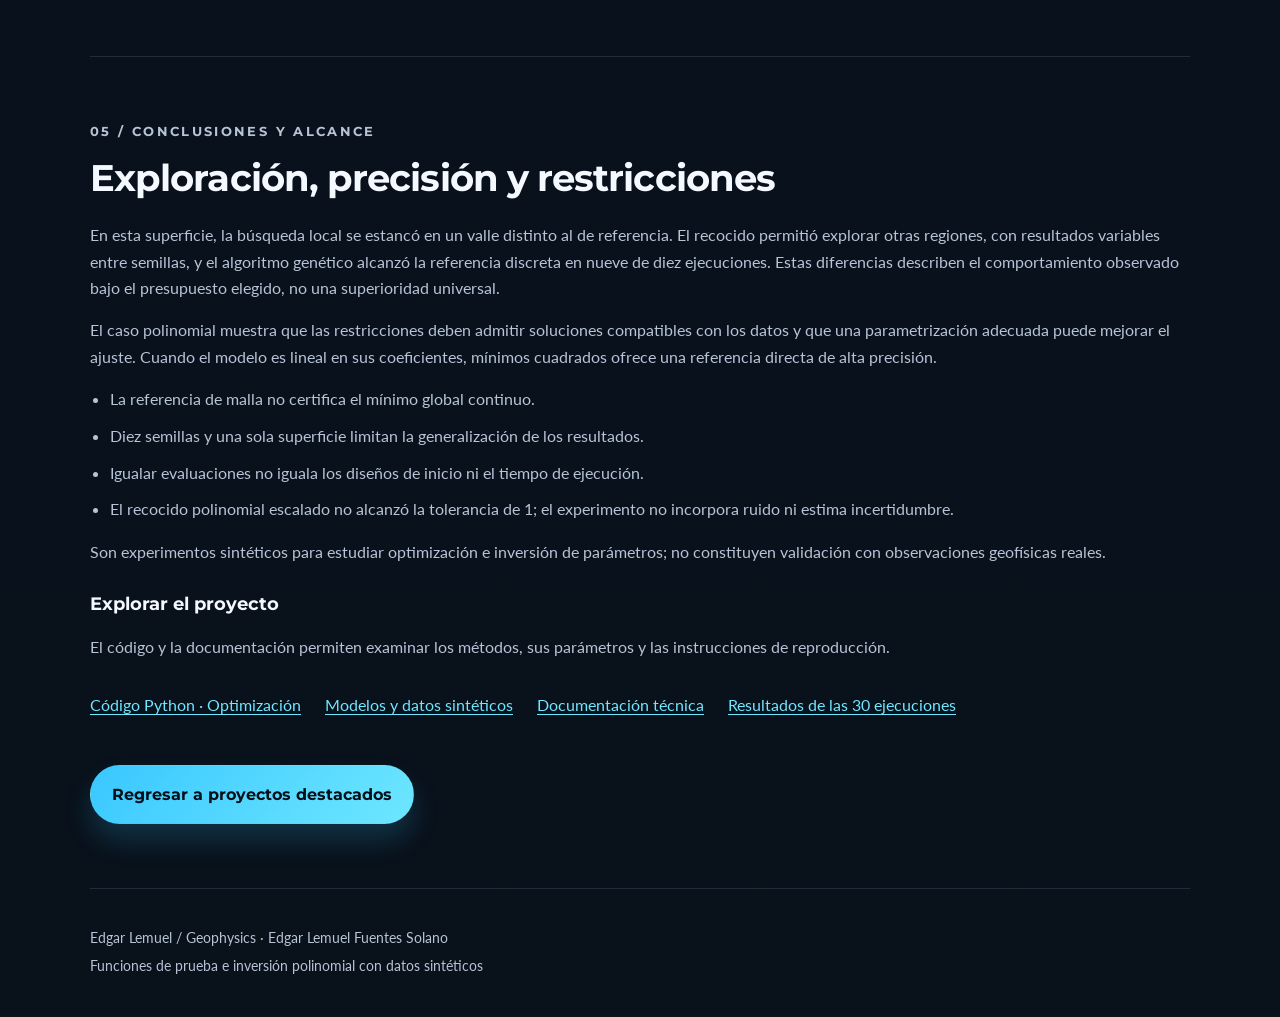
<file: Proyectos/Metodos_Inversos/index.html>
<!DOCTYPE html>
<html lang="es">
<head>
    <meta charset="UTF-8">
    <meta name="viewport" content="width=device-width, initial-scale=1.0">
    <meta name="description" content="Métodos inversos y optimización numérica por Edgar Lemuel Fuentes Solano: comparación reproducible de búsqueda local, recocido y algoritmo genético, con un caso inverso polinomial sintético.">
    <title>Métodos inversos y optimización numérica | Edgar Lemuel</title>
    <link rel="preconnect" href="https://fonts.googleapis.com">
    <link rel="preconnect" href="https://fonts.gstatic.com" crossorigin>
    <link href="https://fonts.googleapis.com/css2?family=Lato:wght@400;700;900&amp;family=Montserrat:wght@500;600;700;800&amp;display=swap" rel="stylesheet">
    <link rel="stylesheet" href="../../style.css">
    <link rel="stylesheet" href="project.css">
    <script src="project.js" defer></script>
</head>
<body class="inversos-page">
    <a class="inversos-skip" href="#contenido">Saltar al contenido</a>
    <header class="site-header inversos-header">
        <div class="site-header__inner">
            <a class="site-brand" href="../../index.html">Edgar Lemuel Fuentes Solano</a>
            <a class="inversos-back" href="../../index.html#proyectos"><span aria-hidden="true">← </span>Volver al portafolio</a>
        </div>
    </header>
    <main id="contenido" class="inversos-main" tabindex="-1">
        <section class="inversos-intro" aria-labelledby="titulo-proyecto">
            <p class="section__eyebrow">Geofísica computacional / Caso de estudio 03</p>
            <h1 id="titulo-proyecto">Métodos inversos y optimización numérica</h1>
            <p class="inversos-lead">Estudio comparativo de algoritmos de optimización implementados en Python, utilizando superficies de costo multimodales y problemas inversos sintéticos para analizar convergencia, precisión y capacidad de exploración del espacio de parámetros.</p>
            <ul class="project-card__tags" aria-label="Tecnologías y disciplina"><li>Python</li><li>NumPy</li><li>Matplotlib</li><li>Optimización</li></ul>
            <p class="inversos-note"><strong>Dos experimentos complementarios.</strong> Una función de prueba permite comparar estrategias de exploración; una inversión polinomial permite evaluar la recuperación de parámetros conocidos a partir de datos sintéticos.</p>
            <nav class="inversos-nav" aria-label="Contenido del proyecto"><a href="#fundamentos">Problema y algoritmos</a><a href="#resultados">Resultados y convergencia</a><a href="#polinomio">Inversión polinomial</a><a href="#figuras">Galería científica</a><a href="#reproducir">Conclusiones y recursos</a></nav>
        </section>

        <section class="inversos-section" id="fundamentos" aria-labelledby="fundamentos-titulo">
            <p class="section__eyebrow">01 / Planteamiento matemático</p>
            <h2 id="fundamentos-titulo">Explorar una superficie con mínimos locales</h2>
            <p>El primer problema consiste en minimizar una función de costo de dos parámetros adimensionales, m1 y m2, que representan las coordenadas de una solución candidata. La superficie de costo asigna un valor a cada combinación: cuanto menor es ese valor, mejor es la solución según el criterio elegido. En este experimento, la función es una prueba matemática y no un residuo de observaciones geofísicas.</p>
            <div class="inversos-equation" role="region" aria-label="Función de costo compartida; desplazamiento horizontal disponible" tabindex="0"><pre><code>Z1 = 6 (m1/6 - m1³ - m2⁵) exp[-(m1 - 1/2)² - m2²]
Z2 = 2 exp[-(m1 + 1)² - m2²]
B  = (1 - m1)² exp[-2 m1² - (m2 + 1)²]
Z4 = 1/2 sin(3 m1) + cos(5 m2/2)
E(m1,m2) = Z1 + Z2 - 6 B + Z4 + 10</code></pre></div>
            <p>La combinación de términos exponenciales y oscilatorios genera varios valles. Un mínimo local tiene menor costo que las soluciones cercanas, pero puede existir una región más favorable lejos de él. Esta geometría permite estudiar el equilibrio entre mejorar una solución y explorar alternativas.</p>
            <div class="inversos-columns">
                <div><h3>Dominio de comparación</h3><p>Los tres métodos trabajan en una malla de <strong>61 × 61 nodos en [-3,3]²</strong>, con paso 0.1. La evaluación exhaustiva de sus 3 721 nodos proporciona una referencia discreta común para medir la calidad de las soluciones.</p></div>
                <div><h3>Por qué la exploración importa</h3><p>Una regla que acepta únicamente descensos puede quedar atrapada en un valle aunque exista otro nodo con menor costo. Las trayectorias muestran ese estancamiento y las diferencias entre explorar desde una solución y hacerlo desde una población.</p></div>
            </div>
            <h3>Tres estrategias, una función compartida</h3>
            <dl class="inversos-methods">
                <div><dt>Búsqueda local</dt><dd>Explora soluciones cercanas y acepta únicamente mejoras del costo. Es una estrategia sencilla de refinamiento, aunque puede estancarse en un mínimo local.</dd></div>
                <div><dt>Recocido simulado</dt><dd>Permite aceptar temporalmente soluciones de mayor costo para explorar otras regiones. Para un aumento ΔE &gt; 0, la probabilidad de aceptación es exp(-ΔE/T); al disminuir la temperatura T, la búsqueda se vuelve más selectiva y conserva la mejor solución visitada.</dd></div>
                <div><dt>Algoritmo genético binario</dt><dd>Explora con una población de soluciones codificadas en bits. Combina selección de padres, cruzamiento y mutación, y conserva los mejores individuos para mantener las mejoras entre generaciones.</dd></div>
            </dl>
            <p>La comparación utiliza la misma función de costo y el mismo presupuesto de evaluaciones. Los parámetros de cada estrategia se detallan en la documentación técnica.</p>
        </section>

        <section class="inversos-section" id="resultados" aria-labelledby="resultados-titulo">
            <p class="section__eyebrow">02 / Comparación reproducible</p>
            <h2 id="resultados-titulo">Diez semillas, presupuesto fijo</h2>
            <p>Cada método se ejecutó con las semillas <code>7, 19, 42, 73, 101, 137, 211, 307, 401, 503</code> y <strong>6 000 evaluaciones de costo por ejecución</strong>. Son diez realizaciones por método, treinta en total. La población inicial y los modelos repetidos cuentan en el presupuesto.</p>
            <div class="inversos-table-wrap" role="region" aria-label="Resultados comparativos; desplazamiento horizontal disponible" tabindex="0">
                <table id="tabla-resumen"><caption>Comparación de métodos · coincidencia con la referencia de malla</caption><thead><tr><th scope="col">Método</th><th scope="col">Mediana del mejor costo</th><th scope="col">Mediana de la brecha</th><th scope="col">Coincidencias</th></tr></thead><tbody><tr data-method="local"><th scope="row">Búsqueda local</th><td>8.536123582899998</td><td>6.850171508882658</td><td>0/10</td></tr><tr data-method="recocido"><th scope="row">Recocido simulado</th><td>1.727963261714235</td><td>0.042011187696894936</td><td>5/10</td></tr><tr data-method="genetico"><th scope="row">Algoritmo genético binario</th><td>1.6859520740173402</td><td>0.0</td><td>9/10</td></tr></tbody></table>
            </div>
            <p class="inversos-note"><strong>0/10, 5/10 y 9/10 son coincidencias con el mejor nodo de la malla de referencia bajo el presupuesto fijado.</strong> El criterio es una diferencia de costo ≤1e-12. No son pruebas de óptimo global continuo ni probabilidades universales de éxito.</p>
            <p>La referencia de 61 × 61 nodos tiene costo <code>1.6859520740173402</code> en (-0.4, -1.0). La malla adicional de 301 × 301 nodos obtiene <code>1.6824200872034822</code> en (-0.4, -0.98): alcanzar la referencia gruesa no certifica un mínimo entre nodos.</p>
            <details class="inversos-details"><summary>Ver los diez experimentos por método y semilla</summary><p>Costos redondeados a ocho decimales para presentación. El <a href="resultados/comparacion.csv" download>CSV de las 30 ejecuciones</a> conserva la precisión original, brechas, distancias, evaluaciones e historiales resumidos.</p><div class="inversos-table-wrap" role="region" aria-label="Costos y coincidencias por semilla; desplazamiento horizontal disponible" tabindex="0"><table id="tabla-semillas"><caption>Diez semillas · 6 000 evaluaciones por cada método</caption><thead><tr><th scope="col">Semilla</th><th scope="col">Costo local</th><th scope="col">Coincide</th><th scope="col">Costo recocido</th><th scope="col">Coincide</th><th scope="col">Costo genético</th><th scope="col">Coincide</th></tr></thead><tbody><tr><th scope="row">7</th><td>8.53612358</td><td>No</td><td>1.68595207</td><td>Sí</td><td>1.68595207</td><td>Sí</td></tr><tr><th scope="row">19</th><td>8.53612358</td><td>No</td><td>1.68595207</td><td>Sí</td><td>1.68595207</td><td>Sí</td></tr><tr><th scope="row">42</th><td>8.53612358</td><td>No</td><td>1.76997445</td><td>No</td><td>1.68595207</td><td>Sí</td></tr><tr><th scope="row">73</th><td>8.53612358</td><td>No</td><td>1.93080010</td><td>No</td><td>1.68595207</td><td>Sí</td></tr><tr><th scope="row">101</th><td>8.53612358</td><td>No</td><td>1.68595207</td><td>Sí</td><td>1.68595207</td><td>Sí</td></tr><tr><th scope="row">137</th><td>8.53612358</td><td>No</td><td>1.68595207</td><td>Sí</td><td>1.68595207</td><td>Sí</td></tr><tr><th scope="row">211</th><td>8.53612358</td><td>No</td><td>3.61122617</td><td>No</td><td>1.92540930</td><td>No</td></tr><tr><th scope="row">307</th><td>8.53612358</td><td>No</td><td>1.76997445</td><td>No</td><td>1.68595207</td><td>Sí</td></tr><tr><th scope="row">401</th><td>8.53612358</td><td>No</td><td>1.68595207</td><td>Sí</td><td>1.68595207</td><td>Sí</td></tr><tr><th scope="row">503</th><td>8.53612358</td><td>No</td><td>2.67650333</td><td>No</td><td>1.68595207</td><td>Sí</td></tr></tbody></table></div></details>
            <h3>Exploración y estancamiento</h3>
            <p>La búsqueda local queda atrapada en otro mínimo en las diez realizaciones. El recocido no coincide con la referencia para las semillas 42, 73, 211, 307 y 503. El genético no la alcanza para la semilla 211. Ninguna de esas ejecuciones se excluye de las tablas o figuras.</p>
            <p>La curva comparativa muestra la mediana y el rango mínimo–máximo observado por evaluaciones. Ese rango no es un intervalo de confianza. Los contadores de barrido, nivel térmico y generación tienen distinto esfuerzo; la comparación usa evaluaciones y no su número bruto. La búsqueda local y el recocido tienen un inicio fijo, frente a la población inicial aleatoria del genético.</p>
        </section>

        <section class="inversos-section" id="polinomio" aria-labelledby="polinomio-titulo">
            <p class="section__eyebrow">03 / Problema inverso sintético</p>
            <h2 id="polinomio-titulo">Estimación de parámetros mediante inversión polinomial</h2>
            <p>Como segundo experimento, se estudió la recuperación de los coeficientes de un modelo polinomial cúbico a partir de observaciones sintéticas. Se comparó la solución por mínimos cuadrados con métodos de optimización, analizando la precisión de los parámetros estimados y la influencia de las restricciones del espacio de búsqueda.</p>
            <p>El modelo es cúbico en x y lineal en sus coeficientes. Se utilizan 201 muestras sin ruido entre -10 y 10, con paso 0.1. El operador directo G transforma los coeficientes en predicciones; la norma del residuo mide su diferencia respecto de los datos sintéticos.</p>
            <div class="inversos-equation" role="region" aria-label="Formulación de la inversión polinomial" tabindex="0"><pre><code>G = [1, x, x², x³]
m_true = [500, 50, 5, 0.5]ᵀ
d = G m_true
E(m) = ||d - Gm||₂</code></pre></div>
            <p>Se comparan dos dominios de búsqueda. La restricción [-3,3]⁴ excluye tres coeficientes verdaderos: solo en x=0 impone un error de al menos 497, por lo que resulta imposible alcanzar la tolerancia de 1. El segundo ensayo utiliza variables escaladas para ampliar la búsqueda en una parametrización adecuada a las magnitudes del problema.</p>
            <div class="inversos-table-wrap" role="region" aria-label="Residuos de la inversión polinomial; desplazamiento horizontal disponible" tabindex="0"><table id="tabla-polinomio"><caption>Norma L₂ en las unidades originales de d · experimento separado del presupuesto de la superficie</caption><thead><tr><th scope="col">Procedimiento</th><th scope="col">Residuo L₂</th><th scope="col">Evaluaciones</th></tr></thead><tbody><tr><th scope="row">Mínimos cuadrados</th><td>3.304505021630365e-11</td><td>Solución lineal directa</td></tr><tr><th scope="row">Recocido · dominio [-3,3]⁴</th><td>8193.484347201927</td><td>6 401</td></tr><tr><th scope="row">Recocido escalado</th><td>2.9149365393296316</td><td>48 001</td></tr></tbody></table></div>
            <p class="inversos-note"><strong>Mínimos cuadrados obtuvo un residuo cercano a 3.30 × 10⁻¹¹.</strong> El recocido escalado lo redujo aproximadamente a 2.915, sin alcanzar la tolerancia de 1. La solución directa aprovecha la estructura lineal del problema; el resultado iterativo muestra la influencia de la parametrización y del presupuesto computacional.</p>
            <p>La matriz G tiene rango 4. El recocido escalado normaliza sus columnas y los datos, utiliza q en [-2,2]⁴ y un presupuesto independiente de 48 001 evaluaciones. Los coeficientes verdaderos sirven como referencia para analizar el ajuste, no para orientar las propuestas.</p>
            <details class="inversos-details"><summary>Ver los coeficientes recuperados</summary><div class="inversos-table-wrap" role="region" aria-label="Coeficientes de la inversión polinomial; desplazamiento horizontal disponible" tabindex="0"><table id="tabla-coeficientes"><caption>Coeficientes estimados · filas ordenadas de m₀ a m₃</caption><thead><tr><th scope="col">Coeficiente</th><th scope="col">Verdadero</th><th scope="col">Mínimos cuadrados</th><th scope="col">Dominio [-3,3]⁴</th><th scope="col">Recocido escalado</th></tr></thead><tbody><tr><th scope="row">m0</th><td>500.0</td><td>500.000000000002</td><td>3.0</td><td>499.96616439630634</td></tr><tr><th scope="row">m1</th><td>50.0</td><td>49.99999999999958</td><td>3.0</td><td>50.0862215818106</td></tr><tr><th scope="row">m2</th><td>5.0</td><td>4.9999999999999645</td><td>3.0</td><td>5.000696946854008</td></tr><tr><th scope="row">m3</th><td>0.5</td><td>0.5000000000000016</td><td>1.1515577539804058</td><td>0.49869772112863836</td></tr></tbody></table></div></details>
        </section>

        <section class="inversos-section" id="figuras" aria-labelledby="figuras-titulo">
            <p class="section__eyebrow">04 / Visualización científica</p>
            <h2 id="figuras-titulo">Superficies, trayectorias y resultados</h2>
            <p>Las superficies, trayectorias y curvas de convergencia permiten relacionar la geometría del problema con el comportamiento de cada método. Selecciona una figura para ampliarla o descargarla en PNG y SVG.</p>
            <fieldset class="inversos-theme" id="tema-figuras" hidden><legend>Tema de las figuras</legend><label><input type="radio" name="tema-figuras" value="oscuro" checked aria-controls="galeria-figuras"> Scientific Dark · Oscuro</label><label><input type="radio" name="tema-figuras" value="claro" aria-controls="galeria-figuras"> Scientific Light · Claro</label></fieldset>
            <p class="inversos-status" id="estado-figuras" role="status" aria-live="polite">Figuras en tema oscuro. El contenido numérico es idéntico en ambos temas.</p>
            <div class="inversos-gallery" id="galeria-figuras"><figure class="inversos-figure" data-figure="01_superficie_costo">
<a class="inversos-figure-view" data-format="png" href="Figuras/oscuro/01_superficie_costo.png" aria-label="Ampliar figura 01: Superficie de costo compartida">
<img src="web/oscuro/01_superficie_costo-1280.webp" srcset="web/oscuro/01_superficie_costo-640.webp 640w, web/oscuro/01_superficie_costo-1280.webp 1280w, web/oscuro/01_superficie_costo-1920.webp 1920w" sizes="(max-width: 760px) calc(100vw - 40px), 1100px" width="1280" height="1131" loading="lazy" decoding="async" alt="Superficie 3D de la función de prueba E en [-3,3] al cuadrado, con referencia de malla en (-0.4, -1.0) y costo 1.68595207."></a>
<figcaption><h3>01 / Superficie de costo compartida</h3><p>Superficie 3D de la función E y estrella en el menor nodo enumerado en la malla 61 × 61. Los polígonos entre nodos no certifican un mínimo continuo.</p><div class="inversos-downloads"><a data-format="png" href="Figuras/oscuro/01_superficie_costo.png">PNG original · Figura 01</a><a data-format="svg" href="Figuras/oscuro/01_superficie_costo.svg">SVG vectorial · Figura 01</a></div></figcaption></figure>
<figure class="inversos-figure" data-figure="02_contornos_trayectorias">
<a class="inversos-figure-view" data-format="png" href="Figuras/oscuro/02_contornos_trayectorias.png" aria-label="Ampliar figura 02: Contornos y trayectorias">
<img src="web/oscuro/02_contornos_trayectorias-1280.webp" srcset="web/oscuro/02_contornos_trayectorias-640.webp 640w, web/oscuro/02_contornos_trayectorias-1280.webp 1280w, web/oscuro/02_contornos_trayectorias-1920.webp 1920w" sizes="(max-width: 760px) calc(100vw - 40px), 1100px" width="1280" height="666" loading="lazy" decoding="async" alt="Contornos de costo con una búsqueda local atrapada, exploración de recocido y trayectoria del mejor superviviente genético. Se marca la referencia discreta."></a>
<figcaption><h3>02 / Contornos y trayectorias</h3><p>Semilla 42: se muestran los estados actuales de búsqueda local y recocido, y los mejores supervivientes del genético. Esa realización del recocido no alcanza el mejor nodo.</p><div class="inversos-downloads"><a data-format="png" href="Figuras/oscuro/02_contornos_trayectorias.png">PNG original · Figura 02</a><a data-format="svg" href="Figuras/oscuro/02_contornos_trayectorias.svg">SVG vectorial · Figura 02</a></div></figcaption></figure>
<figure class="inversos-figure" data-figure="03_convergencia">
<a class="inversos-figure-view" data-format="png" href="Figuras/oscuro/03_convergencia.png" aria-label="Ampliar figura 03: Convergencia y esfuerzo numérico">
<img src="web/oscuro/03_convergencia-1280.webp" srcset="web/oscuro/03_convergencia-640.webp 640w, web/oscuro/03_convergencia-1280.webp 1280w, web/oscuro/03_convergencia-1920.webp 1920w" sizes="(max-width: 760px) calc(100vw - 40px), 1100px" width="1280" height="755" loading="lazy" decoding="async" alt="Mejor costo conservado por evaluaciones e iteraciones: la búsqueda local se estanca y recocido y genético muestran convergencia variable entre semillas."></a>
<figcaption><h3>03 / Convergencia y esfuerzo numérico</h3><p>Mediana y rango observado para diez semillas frente a evaluaciones; un segundo panel muestra los contadores propios de la semilla 42. Los contadores de los métodos no son equivalentes en esfuerzo.</p><div class="inversos-downloads"><a data-format="png" href="Figuras/oscuro/03_convergencia.png">PNG original · Figura 03</a><a data-format="svg" href="Figuras/oscuro/03_convergencia.svg">SVG vectorial · Figura 03</a></div></figcaption></figure>
<figure class="inversos-figure" data-figure="04_comparacion_algoritmos">
<a class="inversos-figure-view" data-format="png" href="Figuras/oscuro/04_comparacion_algoritmos.png" aria-label="Ampliar figura 04: Comparación de algoritmos">
<img src="web/oscuro/04_comparacion_algoritmos-1280.webp" srcset="web/oscuro/04_comparacion_algoritmos-640.webp 640w, web/oscuro/04_comparacion_algoritmos-1280.webp 1280w, web/oscuro/04_comparacion_algoritmos-1920.webp 1920w" sizes="(max-width: 760px) calc(100vw - 40px), 1100px" width="1280" height="814" loading="lazy" decoding="async" alt="Comparación de costos y número de coincidencias con el mejor nodo: búsqueda local cero de diez, recocido cinco de diez y genético nueve de diez."></a>
<figcaption><h3>04 / Comparación de algoritmos</h3><p>Diez costos finales por método y sus medianas. Las coincidencias con la malla son 0/10, 5/10 y 9/10, sin excluir ejecuciones fallidas.</p><div class="inversos-downloads"><a data-format="png" href="Figuras/oscuro/04_comparacion_algoritmos.png">PNG original · Figura 04</a><a data-format="svg" href="Figuras/oscuro/04_comparacion_algoritmos.svg">SVG vectorial · Figura 04</a></div></figcaption></figure>
<figure class="inversos-figure" data-figure="05_inversion_polinomial">
<a class="inversos-figure-view" data-format="png" href="Figuras/oscuro/05_inversion_polinomial.png" aria-label="Ampliar figura 05: Inversión polinomial sintética">
<img src="web/oscuro/05_inversion_polinomial-1280.webp" srcset="web/oscuro/05_inversion_polinomial-640.webp 640w, web/oscuro/05_inversion_polinomial-1280.webp 1280w, web/oscuro/05_inversion_polinomial-1920.webp 1920w" sizes="(max-width: 760px) calc(100vw - 40px), 1100px" width="1280" height="910" loading="lazy" decoding="async" alt="Ajustes polinomiales con mínimos cuadrados, caja original y recocido escalado; residuos L2 aproximados 3.30e-11, 8193.48 y 2.915, respectivamente."></a>
<figcaption><h3>05 / Inversión polinomial sintética</h3><p>Datos, predicciones, residuos y coeficientes para mínimos cuadrados y recocido. Las restricciones incompatibles impiden recuperar los parámetros; el escalamiento mejora el ajuste, aunque no alcanza la tolerancia 1.</p><div class="inversos-downloads"><a data-format="png" href="Figuras/oscuro/05_inversion_polinomial.png">PNG original · Figura 05</a><a data-format="svg" href="Figuras/oscuro/05_inversion_polinomial.svg">SVG vectorial · Figura 05</a></div></figcaption></figure></div>
            <noscript><p>Sin JavaScript se muestran las figuras oscuras. Puedes abrir las versiones claras directamente:</p><ul class="inversos-list"><li><a href="Figuras/claro/01_superficie_costo.png">Figura 01 · Clara</a></li><li><a href="Figuras/claro/02_contornos_trayectorias.png">Figura 02 · Clara</a></li><li><a href="Figuras/claro/03_convergencia.png">Figura 03 · Clara</a></li><li><a href="Figuras/claro/04_comparacion_algoritmos.png">Figura 04 · Clara</a></li><li><a href="Figuras/claro/05_inversion_polinomial.png">Figura 05 · Clara</a></li></ul></noscript>
        </section>

        <section class="inversos-section" id="reproducir" aria-labelledby="reproducir-titulo">
            <p class="section__eyebrow">05 / Conclusiones y alcance</p>
            <h2 id="reproducir-titulo">Exploración, precisión y restricciones</h2>
            <p>En esta superficie, la búsqueda local se estancó en un valle distinto al de referencia. El recocido permitió explorar otras regiones, con resultados variables entre semillas, y el algoritmo genético alcanzó la referencia discreta en nueve de diez ejecuciones. Estas diferencias describen el comportamiento observado bajo el presupuesto elegido, no una superioridad universal.</p>
            <p>El caso polinomial muestra que las restricciones deben admitir soluciones compatibles con los datos y que una parametrización adecuada puede mejorar el ajuste. Cuando el modelo es lineal en sus coeficientes, mínimos cuadrados ofrece una referencia directa de alta precisión.</p>
            <ul class="inversos-list"><li>La referencia de malla no certifica el mínimo global continuo.</li><li>Diez semillas y una sola superficie limitan la generalización de los resultados.</li><li>Igualar evaluaciones no iguala los diseños de inicio ni el tiempo de ejecución.</li><li>El recocido polinomial escalado no alcanzó la tolerancia de 1; el experimento no incorpora ruido ni estima incertidumbre.</li></ul>
            <p>Son experimentos sintéticos para estudiar optimización e inversión de parámetros; no constituyen validación con observaciones geofísicas reales.</p>
            <h3>Explorar el proyecto</h3>
            <p>El código y la documentación permiten examinar los métodos, sus parámetros y las instrucciones de reproducción.</p>
            <div class="inversos-downloads inversos-resources"><a href="python/algoritmos.py" download>Código Python · Optimización</a><a href="python/problemas.py" download>Modelos y datos sintéticos</a><a href="README.md">Documentación técnica</a><a href="resultados/comparacion.csv" download>Resultados de las 30 ejecuciones</a></div>
            <a class="hero__button hero__button--primary inversos-return" href="../../index.html#proyectos">Regresar a proyectos destacados</a>
        </section>
    </main>
    <footer class="inversos-footer"><p>Edgar Lemuel / Geophysics · Edgar Lemuel Fuentes Solano</p><p>Funciones de prueba e inversión polinomial con datos sintéticos</p></footer>
</body>
</html>
</file>
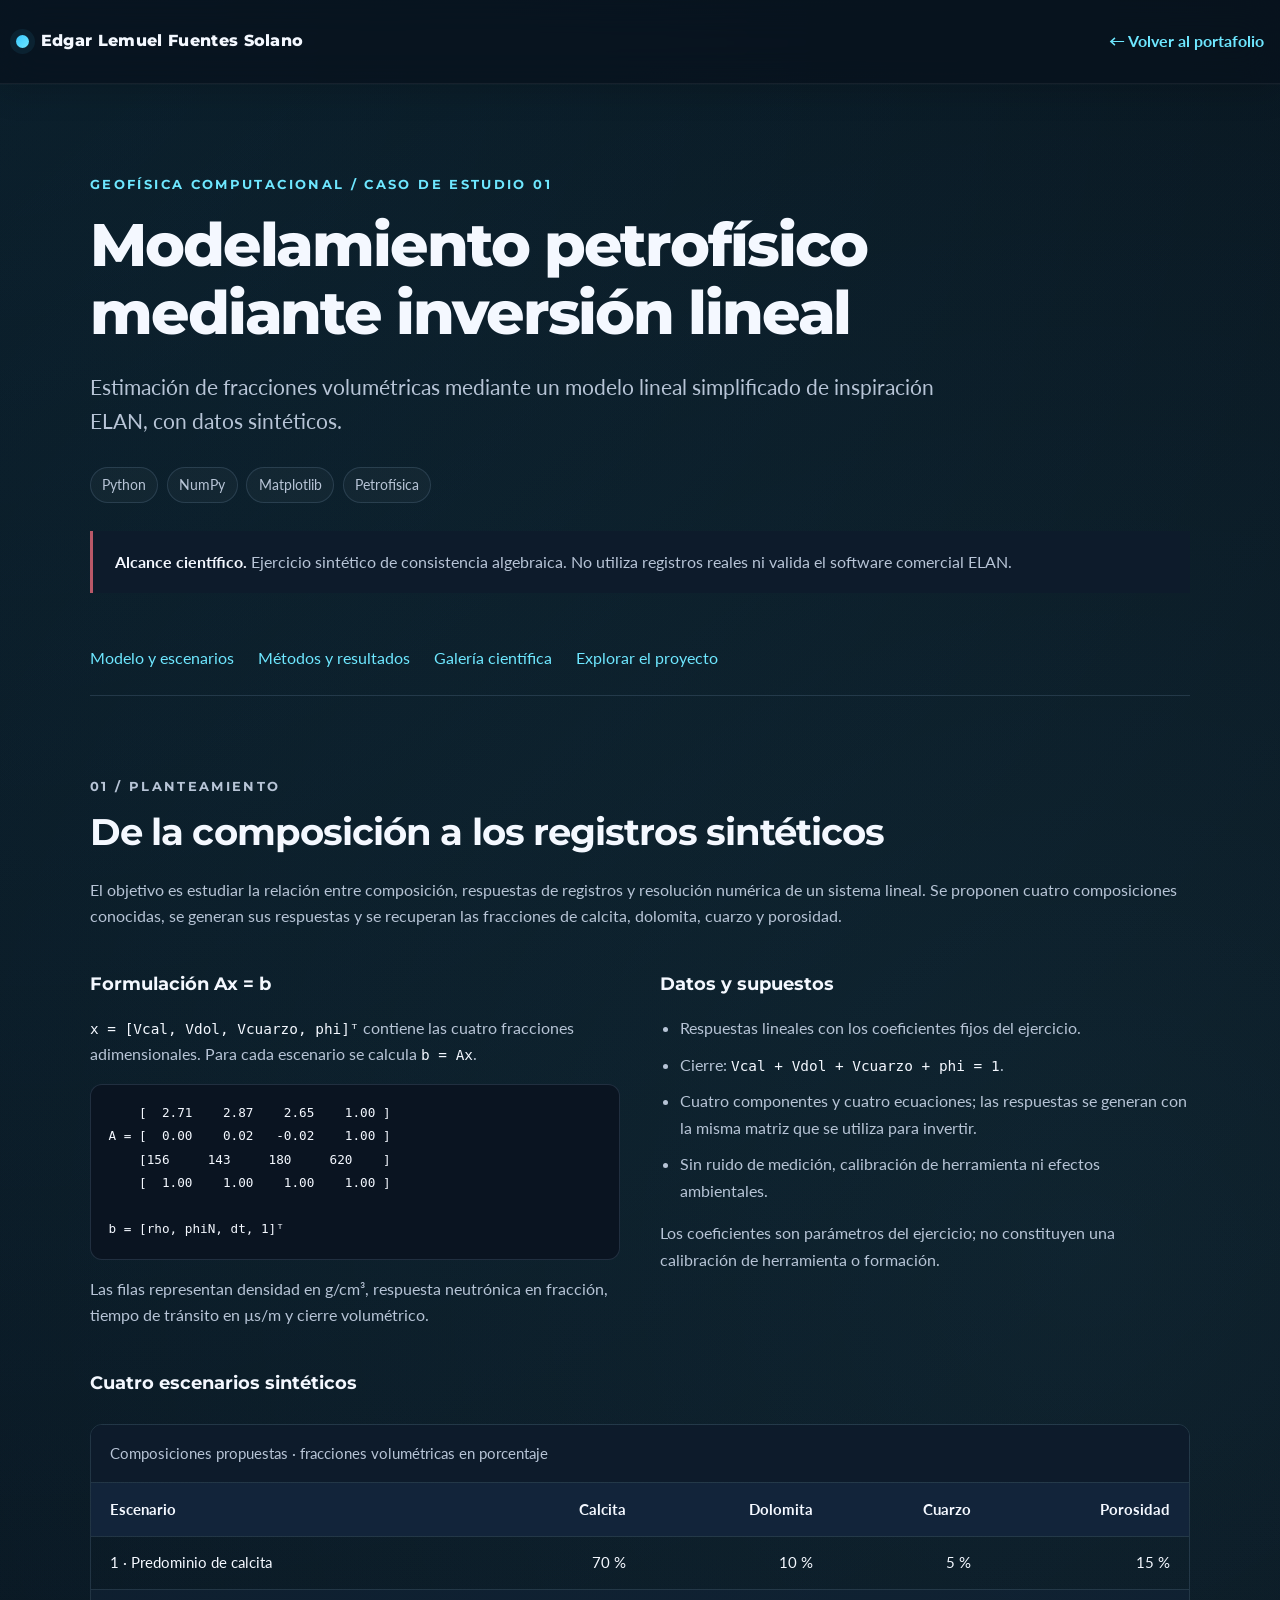
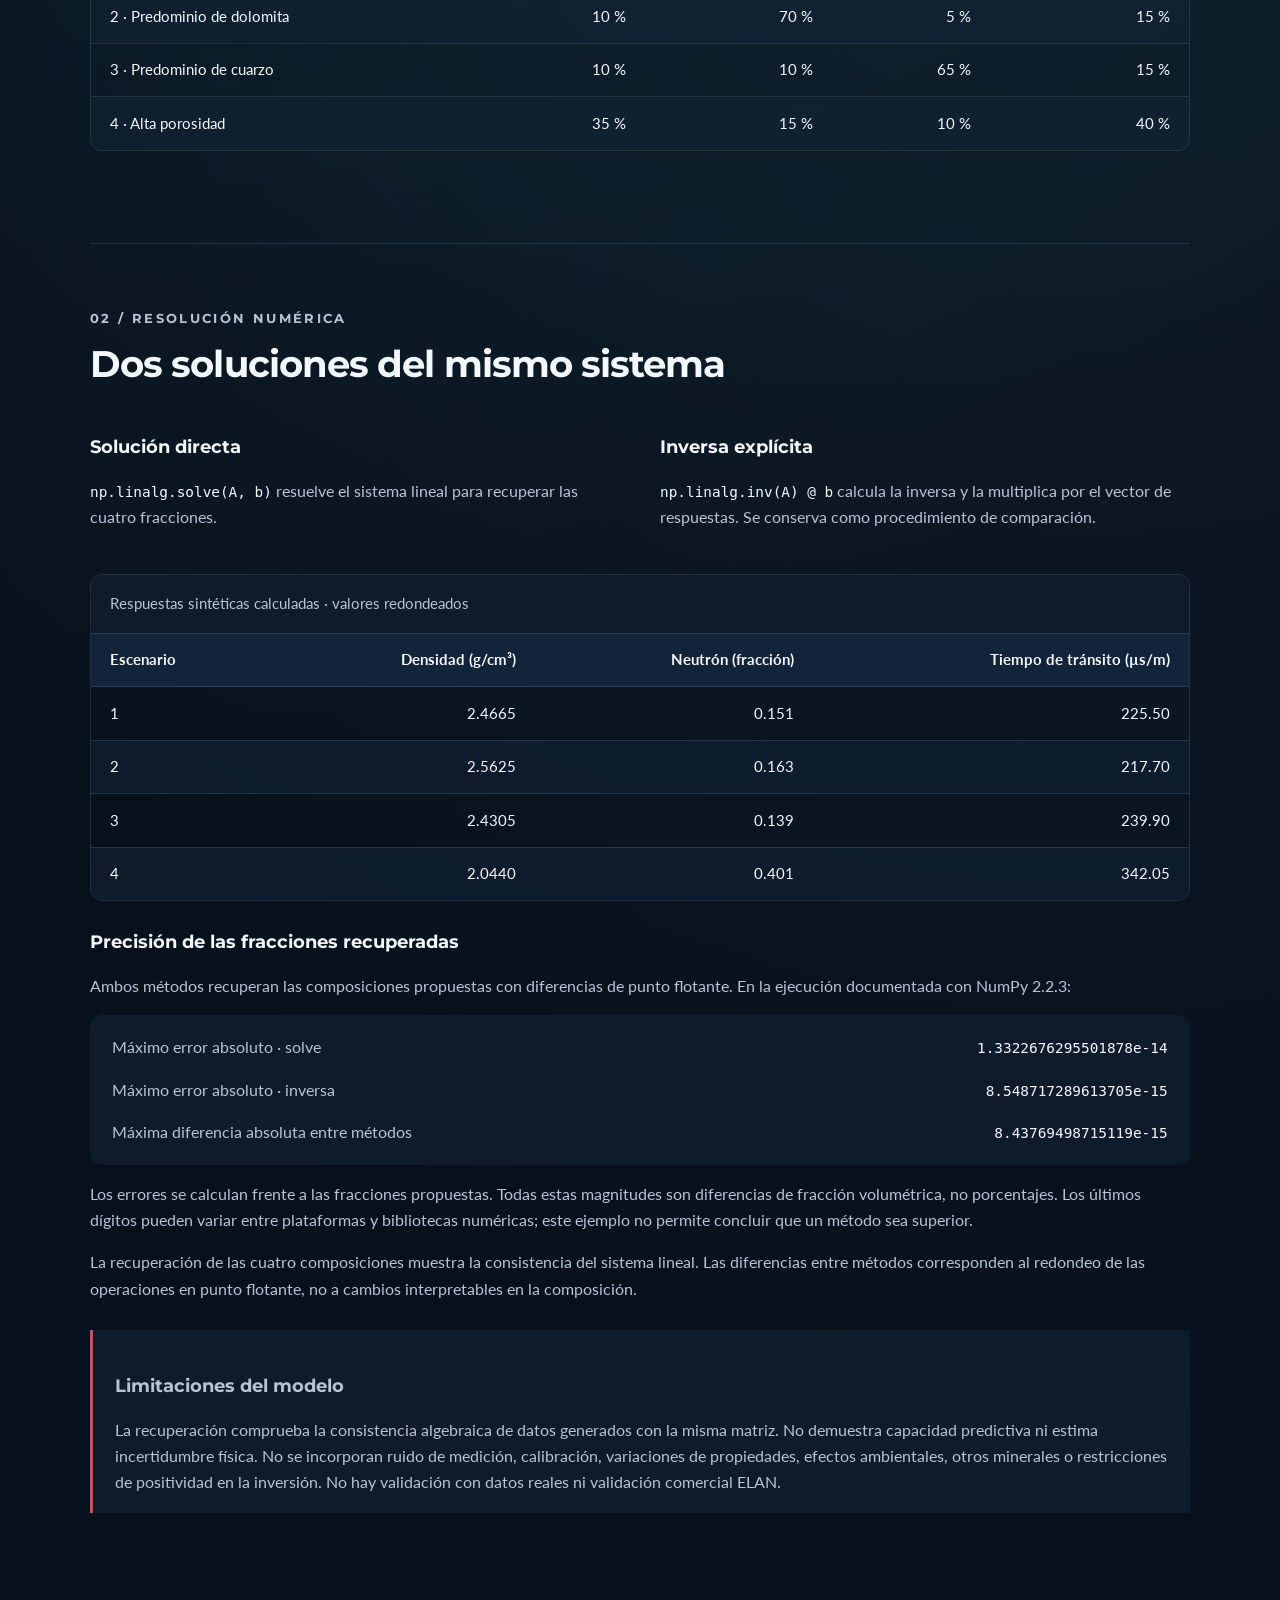
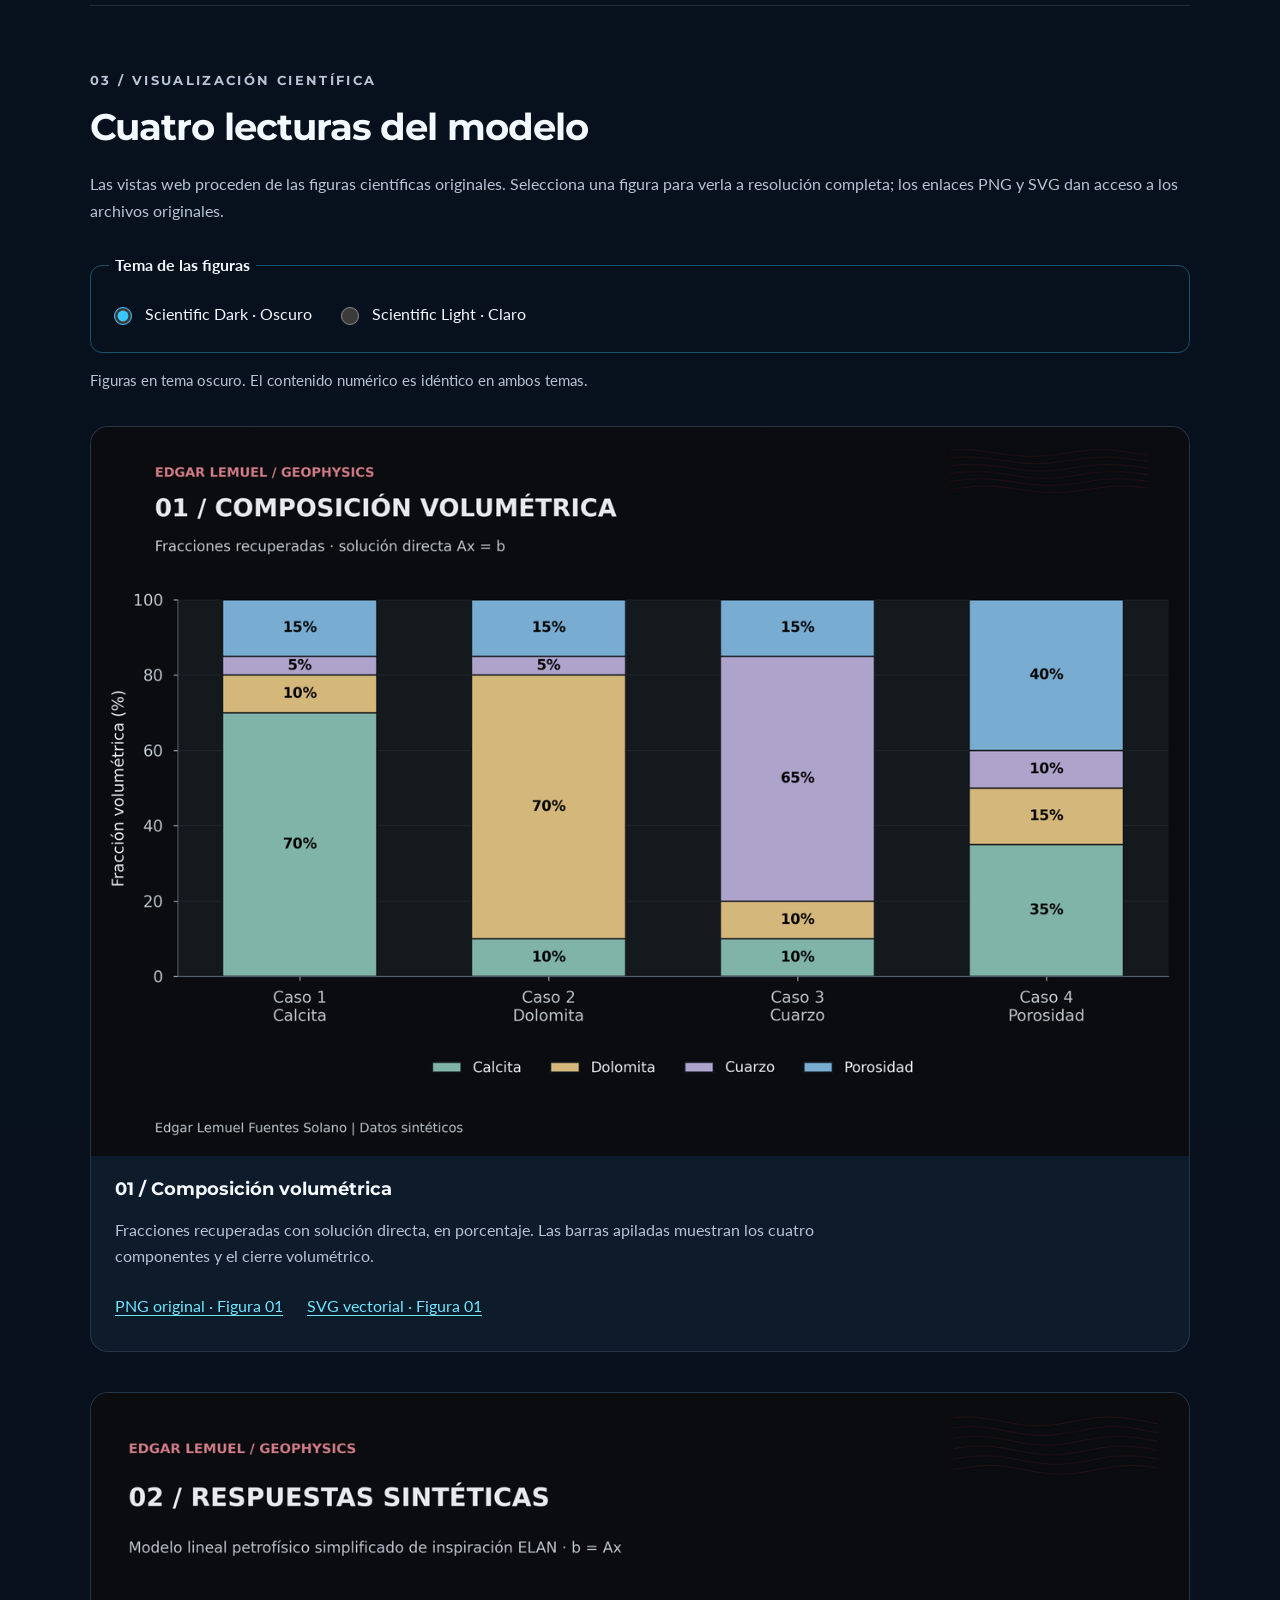
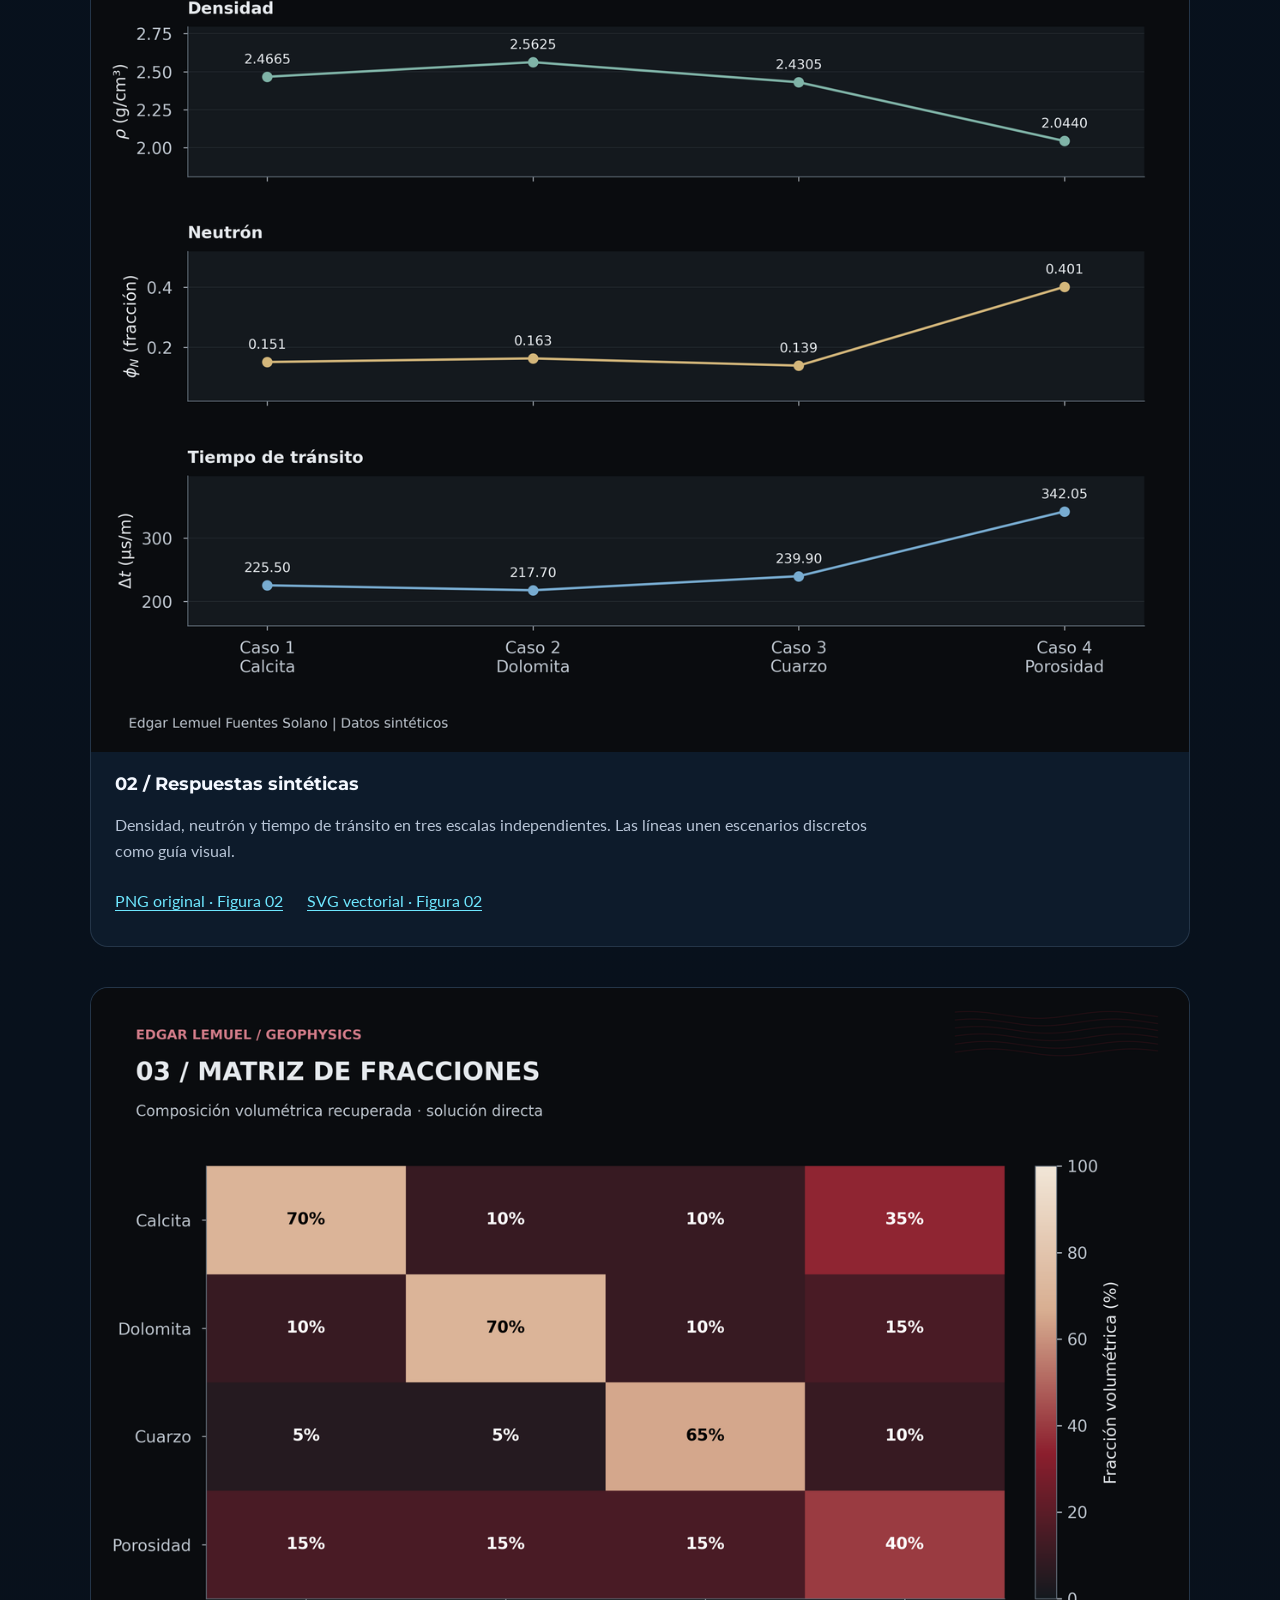
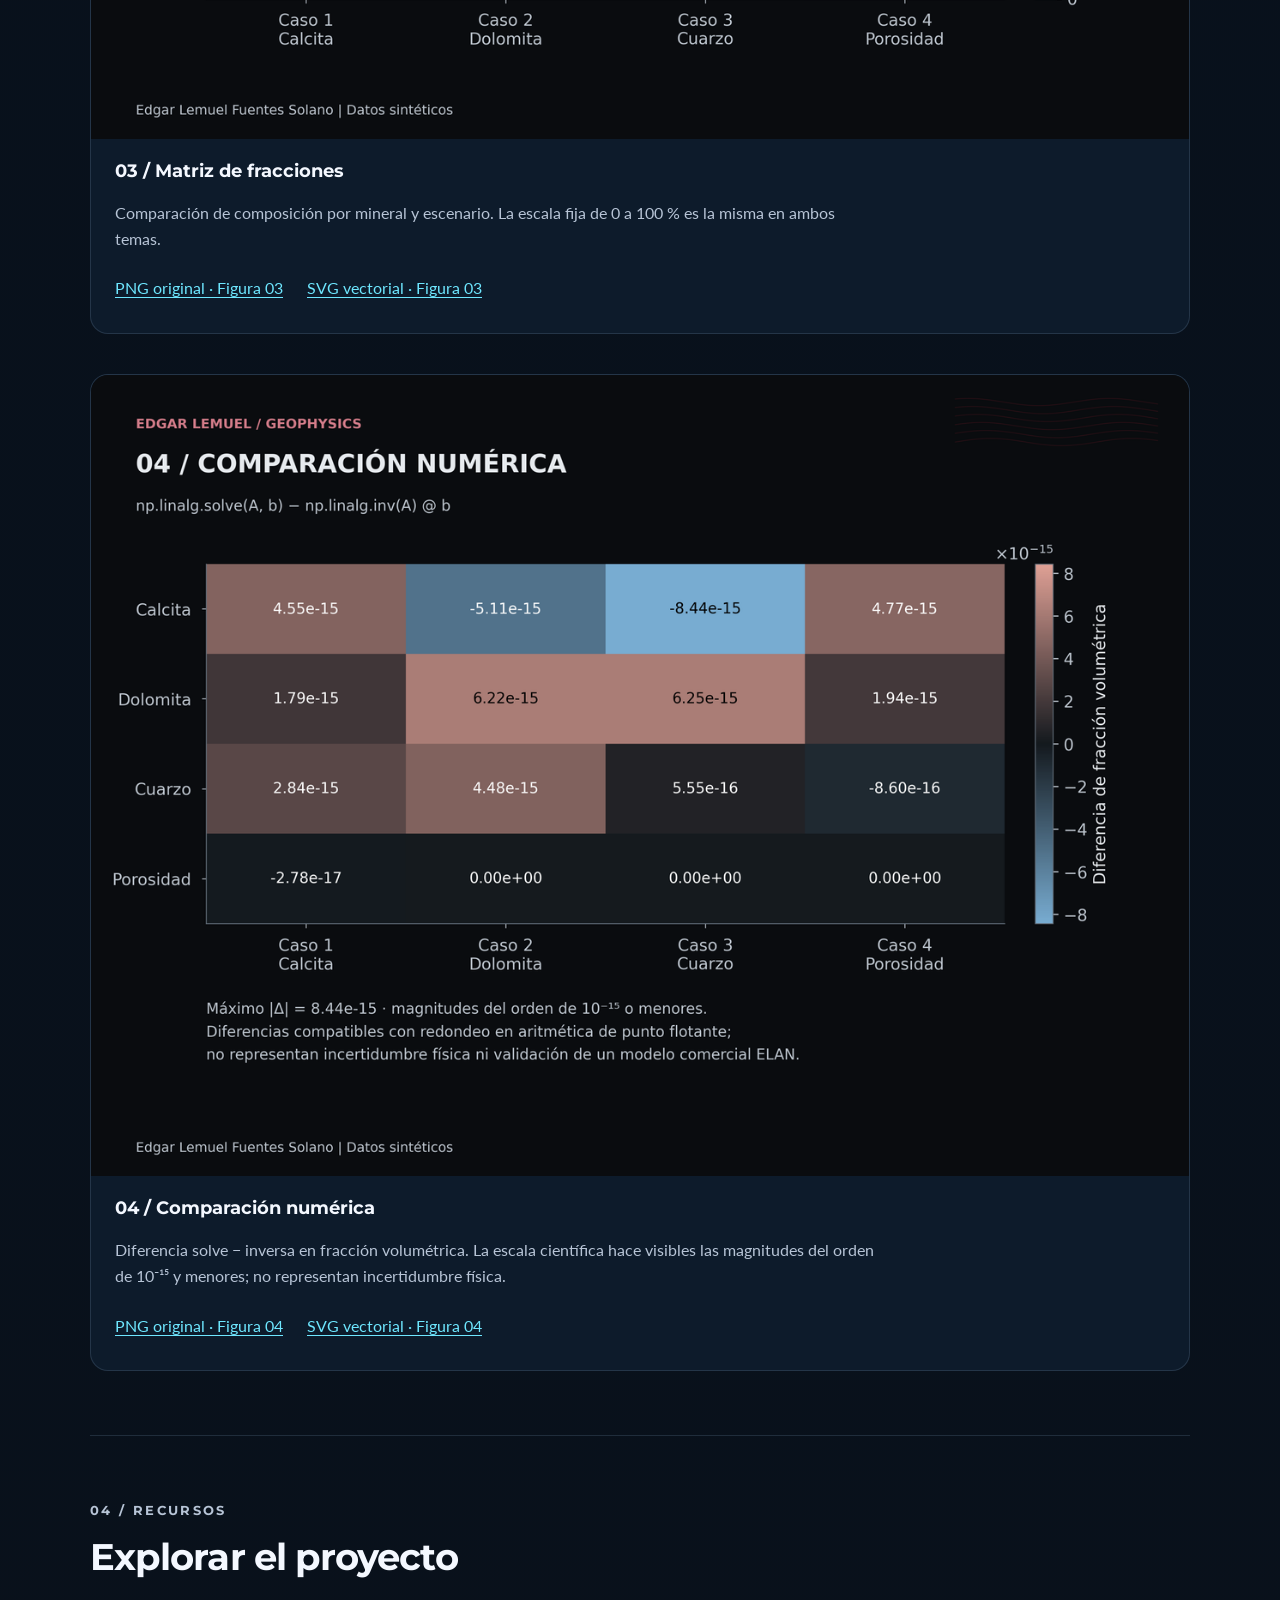
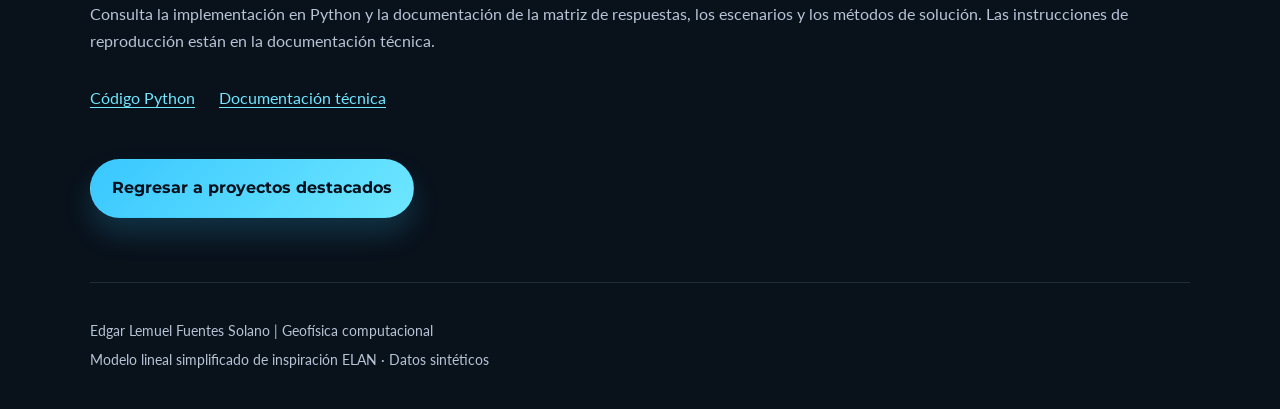
<file: Proyectos/Petrofisica_ELAN/index.html>
<!DOCTYPE html>
<html lang="es">
<head>
    <meta charset="UTF-8">
    <meta name="viewport" content="width=device-width, initial-scale=1.0">
    <meta name="description" content="Modelamiento petrofísico mediante inversión lineal por Edgar Lemuel Fuentes Solano: cuatro escenarios sintéticos, formulación Ax = b y comparación numérica en Python.">
    <title>Modelamiento petrofísico mediante inversión lineal | Edgar Lemuel</title>
    <link rel="preconnect" href="https://fonts.googleapis.com">
    <link rel="preconnect" href="https://fonts.gstatic.com" crossorigin>
    <link href="https://fonts.googleapis.com/css2?family=Lato:wght@400;700;900&amp;family=Montserrat:wght@500;600;700;800&amp;display=swap" rel="stylesheet">
    <link rel="stylesheet" href="../../style.css">
    <link rel="stylesheet" href="project.css">
    <script src="project.js" defer></script>
</head>
<body class="elan-page">
    <a class="elan-skip" href="#contenido">Saltar al contenido</a>
    <header class="site-header elan-header">
        <div class="site-header__inner">
            <a class="site-brand" href="../../index.html">Edgar Lemuel Fuentes Solano</a>
            <a class="elan-back" href="../../index.html#proyectos"><span aria-hidden="true">← </span>Volver al portafolio</a>
        </div>
    </header>
    <main id="contenido" class="elan-main" tabindex="-1">
        <section class="elan-intro" aria-labelledby="titulo-proyecto">
            <p class="section__eyebrow">Geofísica computacional / Caso de estudio 01</p>
            <h1 id="titulo-proyecto">Modelamiento petrofísico mediante inversión lineal</h1>
            <p class="elan-lead">Estimación de fracciones volumétricas mediante un modelo lineal simplificado de inspiración ELAN, con datos sintéticos.</p>
            <ul class="project-card__tags" aria-label="Tecnologías y disciplina">
                <li>Python</li><li>NumPy</li><li>Matplotlib</li><li>Petrofísica</li>
            </ul>
            <p class="elan-note"><strong>Alcance científico.</strong> Ejercicio sintético de consistencia algebraica. No utiliza registros reales ni valida el software comercial ELAN.</p>
            <nav class="elan-nav" aria-label="Contenido del proyecto">
                <a href="#modelo">Modelo y escenarios</a>
                <a href="#resultados">Métodos y resultados</a>
                <a href="#figuras">Galería científica</a>
                <a href="#reproducir">Explorar el proyecto</a>
            </nav>
        </section>

        <section class="elan-section" id="modelo" aria-labelledby="modelo-titulo">
            <p class="section__eyebrow">01 / Planteamiento</p>
            <h2 id="modelo-titulo">De la composición a los registros sintéticos</h2>
            <p>El objetivo es estudiar la relación entre composición, respuestas de registros y resolución numérica de un sistema lineal. Se proponen cuatro composiciones conocidas, se generan sus respuestas y se recuperan las fracciones de calcita, dolomita, cuarzo y porosidad.</p>
            <div class="elan-columns">
                <div>
                    <h3>Formulación Ax = b</h3>
                    <p><code>x = [Vcal, Vdol, Vcuarzo, phi]ᵀ</code> contiene las cuatro fracciones adimensionales. Para cada escenario se calcula <code>b = Ax</code>.</p>
                    <div class="elan-equation" role="region" aria-label="Matriz petrofísica A y vector de respuestas b" tabindex="0">
                        <pre><code>    [  2.71    2.87    2.65    1.00 ]
A = [  0.00    0.02   -0.02    1.00 ]
    [156     143     180     620    ]
    [  1.00    1.00    1.00    1.00 ]

b = [rho, phiN, dt, 1]ᵀ</code></pre>
                    </div>
                    <p>Las filas representan densidad en g/cm³, respuesta neutrónica en fracción, tiempo de tránsito en µs/m y cierre volumétrico.</p>
                </div>
                <div>
                    <h3>Datos y supuestos</h3>
                    <ul class="elan-list">
                        <li>Respuestas lineales con los coeficientes fijos del ejercicio.</li>
                        <li>Cierre: <code>Vcal + Vdol + Vcuarzo + phi = 1</code>.</li>
                        <li>Cuatro componentes y cuatro ecuaciones; las respuestas se generan con la misma matriz que se utiliza para invertir.</li>
                        <li>Sin ruido de medición, calibración de herramienta ni efectos ambientales.</li>
                    </ul>
                    <p>Los coeficientes son parámetros del ejercicio; no constituyen una calibración de herramienta o formación.</p>
                </div>
            </div>
            <h3>Cuatro escenarios sintéticos</h3>
            <div class="elan-table-wrap" role="region" aria-label="Composiciones de los cuatro escenarios; desplazamiento horizontal disponible" tabindex="0">
                <table>
                    <caption>Composiciones propuestas · fracciones volumétricas en porcentaje</caption>
                    <thead><tr><th scope="col">Escenario</th><th scope="col">Calcita</th><th scope="col">Dolomita</th><th scope="col">Cuarzo</th><th scope="col">Porosidad</th></tr></thead>
                    <tbody>
                        <tr><th scope="row">1 · Predominio de calcita</th><td>70 %</td><td>10 %</td><td>5 %</td><td>15 %</td></tr>
                        <tr><th scope="row">2 · Predominio de dolomita</th><td>10 %</td><td>70 %</td><td>5 %</td><td>15 %</td></tr>
                        <tr><th scope="row">3 · Predominio de cuarzo</th><td>10 %</td><td>10 %</td><td>65 %</td><td>15 %</td></tr>
                        <tr><th scope="row">4 · Alta porosidad</th><td>35 %</td><td>15 %</td><td>10 %</td><td>40 %</td></tr>
                    </tbody>
                </table>
            </div>
        </section>

        <section class="elan-section" id="resultados" aria-labelledby="resultados-titulo">
            <p class="section__eyebrow">02 / Resolución numérica</p>
            <h2 id="resultados-titulo">Dos soluciones del mismo sistema</h2>
            <div class="elan-columns">
                <div><h3>Solución directa</h3><p><code>np.linalg.solve(A, b)</code> resuelve el sistema lineal para recuperar las cuatro fracciones.</p></div>
                <div><h3>Inversa explícita</h3><p><code>np.linalg.inv(A) @ b</code> calcula la inversa y la multiplica por el vector de respuestas. Se conserva como procedimiento de comparación.</p></div>
            </div>
            <div class="elan-table-wrap" role="region" aria-label="Respuestas sintéticas; desplazamiento horizontal disponible" tabindex="0">
                <table>
                    <caption>Respuestas sintéticas calculadas · valores redondeados</caption>
                    <thead><tr><th scope="col">Escenario</th><th scope="col">Densidad (g/cm³)</th><th scope="col">Neutrón (fracción)</th><th scope="col">Tiempo de tránsito (µs/m)</th></tr></thead>
                    <tbody>
                        <tr><th scope="row">1</th><td>2.4665</td><td>0.151</td><td>225.50</td></tr>
                        <tr><th scope="row">2</th><td>2.5625</td><td>0.163</td><td>217.70</td></tr>
                        <tr><th scope="row">3</th><td>2.4305</td><td>0.139</td><td>239.90</td></tr>
                        <tr><th scope="row">4</th><td>2.0440</td><td>0.401</td><td>342.05</td></tr>
                    </tbody>
                </table>
            </div>
            <h3>Precisión de las fracciones recuperadas</h3>
            <p>Ambos métodos recuperan las composiciones propuestas con diferencias de punto flotante. En la ejecución documentada con NumPy 2.2.3:</p>
            <dl class="elan-numbers">
                <div><dt>Máximo error absoluto · solve</dt><dd><code>1.3322676295501878e-14</code></dd></div>
                <div><dt>Máximo error absoluto · inversa</dt><dd><code>8.548717289613705e-15</code></dd></div>
                <div><dt>Máxima diferencia absoluta entre métodos</dt><dd><code>8.43769498715119e-15</code></dd></div>
            </dl>
            <p>Los errores se calculan frente a las fracciones propuestas. Todas estas magnitudes son diferencias de fracción volumétrica, no porcentajes. Los últimos dígitos pueden variar entre plataformas y bibliotecas numéricas; este ejemplo no permite concluir que un método sea superior.</p>
            <p>La recuperación de las cuatro composiciones muestra la consistencia del sistema lineal. Las diferencias entre métodos corresponden al redondeo de las operaciones en punto flotante, no a cambios interpretables en la composición.</p>
            <aside class="elan-note" aria-labelledby="limites-titulo">
                <h3 id="limites-titulo">Limitaciones del modelo</h3>
                <p>La recuperación comprueba la consistencia algebraica de datos generados con la misma matriz. No demuestra capacidad predictiva ni estima incertidumbre física. No se incorporan ruido de medición, calibración, variaciones de propiedades, efectos ambientales, otros minerales o restricciones de positividad en la inversión. No hay validación con datos reales ni validación comercial ELAN.</p>
            </aside>
        </section>

        <section class="elan-section" id="figuras" aria-labelledby="figuras-titulo">
            <p class="section__eyebrow">03 / Visualización científica</p>
            <h2 id="figuras-titulo">Cuatro lecturas del modelo</h2>
            <p>Las vistas web proceden de las figuras científicas originales. Selecciona una figura para verla a resolución completa; los enlaces PNG y SVG dan acceso a los archivos originales.</p>
            <fieldset class="elan-theme" id="tema-figuras" hidden>
                <legend>Tema de las figuras</legend>
                <label><input type="radio" name="tema-figuras" value="oscuro" checked aria-controls="galeria-figuras"> Scientific Dark · Oscuro</label>
                <label><input type="radio" name="tema-figuras" value="claro" aria-controls="galeria-figuras"> Scientific Light · Claro</label>
            </fieldset>
            <p class="elan-status" id="estado-figuras" role="status" aria-live="polite">Figuras en tema oscuro. El contenido numérico es idéntico en ambos temas.</p>
            <div class="elan-gallery" id="galeria-figuras">
                <figure class="elan-figure" data-figure="01_composicion_volumetrica">
                    <a class="elan-figure-view" data-format="png" href="Figuras/oscuro/01_composicion_volumetrica.png" aria-label="Ampliar figura 01: composición volumétrica">
                        <img src="web/oscuro/01_composicion_volumetrica-1280.webp" srcset="web/oscuro/01_composicion_volumetrica-640.webp 640w, web/oscuro/01_composicion_volumetrica-1280.webp 1280w" sizes="(max-width: 760px) calc(100vw - 40px), 1100px" width="1280" height="851" loading="lazy" decoding="async" alt="Composición recuperada con solve: calcita dominante en el caso 1, dolomita en el 2, cuarzo en el 3 y porosidad del 40 % en el 4.">
                    </a>
                    <figcaption><h3>01 / Composición volumétrica</h3><p>Fracciones recuperadas con solución directa, en porcentaje. Las barras apiladas muestran los cuatro componentes y el cierre volumétrico.</p><div class="elan-downloads"><a data-format="png" href="Figuras/oscuro/01_composicion_volumetrica.png">PNG original · Figura 01</a><a data-format="svg" href="Figuras/oscuro/01_composicion_volumetrica.svg">SVG vectorial · Figura 01</a></div></figcaption>
                </figure>
                <figure class="elan-figure" data-figure="02_respuestas_sinteticas">
                    <a class="elan-figure-view" data-format="png" href="Figuras/oscuro/02_respuestas_sinteticas.png" aria-label="Ampliar figura 02: respuestas sintéticas">
                        <img src="web/oscuro/02_respuestas_sinteticas-1280.webp" srcset="web/oscuro/02_respuestas_sinteticas-640.webp 640w, web/oscuro/02_respuestas_sinteticas-1280.webp 1280w" sizes="(max-width: 760px) calc(100vw - 40px), 1100px" width="1280" height="1118" loading="lazy" decoding="async" alt="Tres paneles de densidad, neutrón y tiempo de tránsito sintéticos, con unidades independientes; sus valores se presentan en la tabla de respuestas calculadas.">
                    </a>
                    <figcaption><h3>02 / Respuestas sintéticas</h3><p>Densidad, neutrón y tiempo de tránsito en tres escalas independientes. Las líneas unen escenarios discretos como guía visual.</p><div class="elan-downloads"><a data-format="png" href="Figuras/oscuro/02_respuestas_sinteticas.png">PNG original · Figura 02</a><a data-format="svg" href="Figuras/oscuro/02_respuestas_sinteticas.svg">SVG vectorial · Figura 02</a></div></figcaption>
                </figure>
                <figure class="elan-figure" data-figure="03_mapa_fracciones">
                    <a class="elan-figure-view" data-format="png" href="Figuras/oscuro/03_mapa_fracciones.png" aria-label="Ampliar figura 03: matriz de fracciones">
                        <img src="web/oscuro/03_mapa_fracciones-1280.webp" srcset="web/oscuro/03_mapa_fracciones-640.webp 640w, web/oscuro/03_mapa_fracciones-1280.webp 1280w" sizes="(max-width: 760px) calc(100vw - 40px), 1100px" width="1280" height="876" loading="lazy" decoding="async" alt="Mapa de calor de las cuatro composiciones recuperadas, con porcentaje anotado en cada celda y escala fija de 0 a 100 %; corresponde a la tabla de escenarios.">
                    </a>
                    <figcaption><h3>03 / Matriz de fracciones</h3><p>Comparación de composición por mineral y escenario. La escala fija de 0 a 100 % es la misma en ambos temas.</p><div class="elan-downloads"><a data-format="png" href="Figuras/oscuro/03_mapa_fracciones.png">PNG original · Figura 03</a><a data-format="svg" href="Figuras/oscuro/03_mapa_fracciones.svg">SVG vectorial · Figura 03</a></div></figcaption>
                </figure>
                <figure class="elan-figure" data-figure="04_comparacion_numerica">
                    <a class="elan-figure-view" data-format="png" href="Figuras/oscuro/04_comparacion_numerica.png" aria-label="Ampliar figura 04: comparación numérica">
                        <img src="web/oscuro/04_comparacion_numerica-1280.webp" srcset="web/oscuro/04_comparacion_numerica-640.webp 640w, web/oscuro/04_comparacion_numerica-1280.webp 1280w" sizes="(max-width: 760px) calc(100vw - 40px), 1100px" width="1280" height="934" loading="lazy" decoding="async" alt="Diferencias de fracción volumétrica solve menos inversa, en escala divergente centrada en cero; la máxima magnitud es 8.44 por 10 elevado a menos 15, compatible con redondeo numérico.">
                    </a>
                    <figcaption><h3>04 / Comparación numérica</h3><p>Diferencia solve − inversa en fracción volumétrica. La escala científica hace visibles las magnitudes del orden de 10⁻¹⁵ y menores; no representan incertidumbre física.</p><div class="elan-downloads"><a data-format="png" href="Figuras/oscuro/04_comparacion_numerica.png">PNG original · Figura 04</a><a data-format="svg" href="Figuras/oscuro/04_comparacion_numerica.svg">SVG vectorial · Figura 04</a></div></figcaption>
                </figure>
            </div>
            <noscript>
                <p>Sin JavaScript se muestran las figuras oscuras. Puedes abrir las versiones claras directamente:</p>
                <ul class="elan-list">
                    <li><a href="Figuras/claro/01_composicion_volumetrica.png">Figura 01 · Clara</a></li>
                    <li><a href="Figuras/claro/02_respuestas_sinteticas.png">Figura 02 · Clara</a></li>
                    <li><a href="Figuras/claro/03_mapa_fracciones.png">Figura 03 · Clara</a></li>
                    <li><a href="Figuras/claro/04_comparacion_numerica.png">Figura 04 · Clara</a></li>
                </ul>
            </noscript>
        </section>

        <section class="elan-section" id="reproducir" aria-labelledby="reproducir-titulo">
            <p class="section__eyebrow">04 / Recursos</p>
            <h2 id="reproducir-titulo">Explorar el proyecto</h2>
            <p>Consulta la implementación en Python y la documentación de la matriz de respuestas, los escenarios y los métodos de solución. Las instrucciones de reproducción están en la documentación técnica.</p>
            <div class="elan-downloads elan-resources"><a href="Petrofisica_ELAN.py" download>Código Python</a><a href="README.md">Documentación técnica</a></div>
            <a class="hero__button hero__button--primary elan-return" href="../../index.html#proyectos">Regresar a proyectos destacados</a>
        </section>
    </main>
    <footer class="elan-footer"><p>Edgar Lemuel Fuentes Solano | Geofísica computacional</p><p>Modelo lineal simplificado de inspiración ELAN · Datos sintéticos</p></footer>
</body>
</html>
</file>
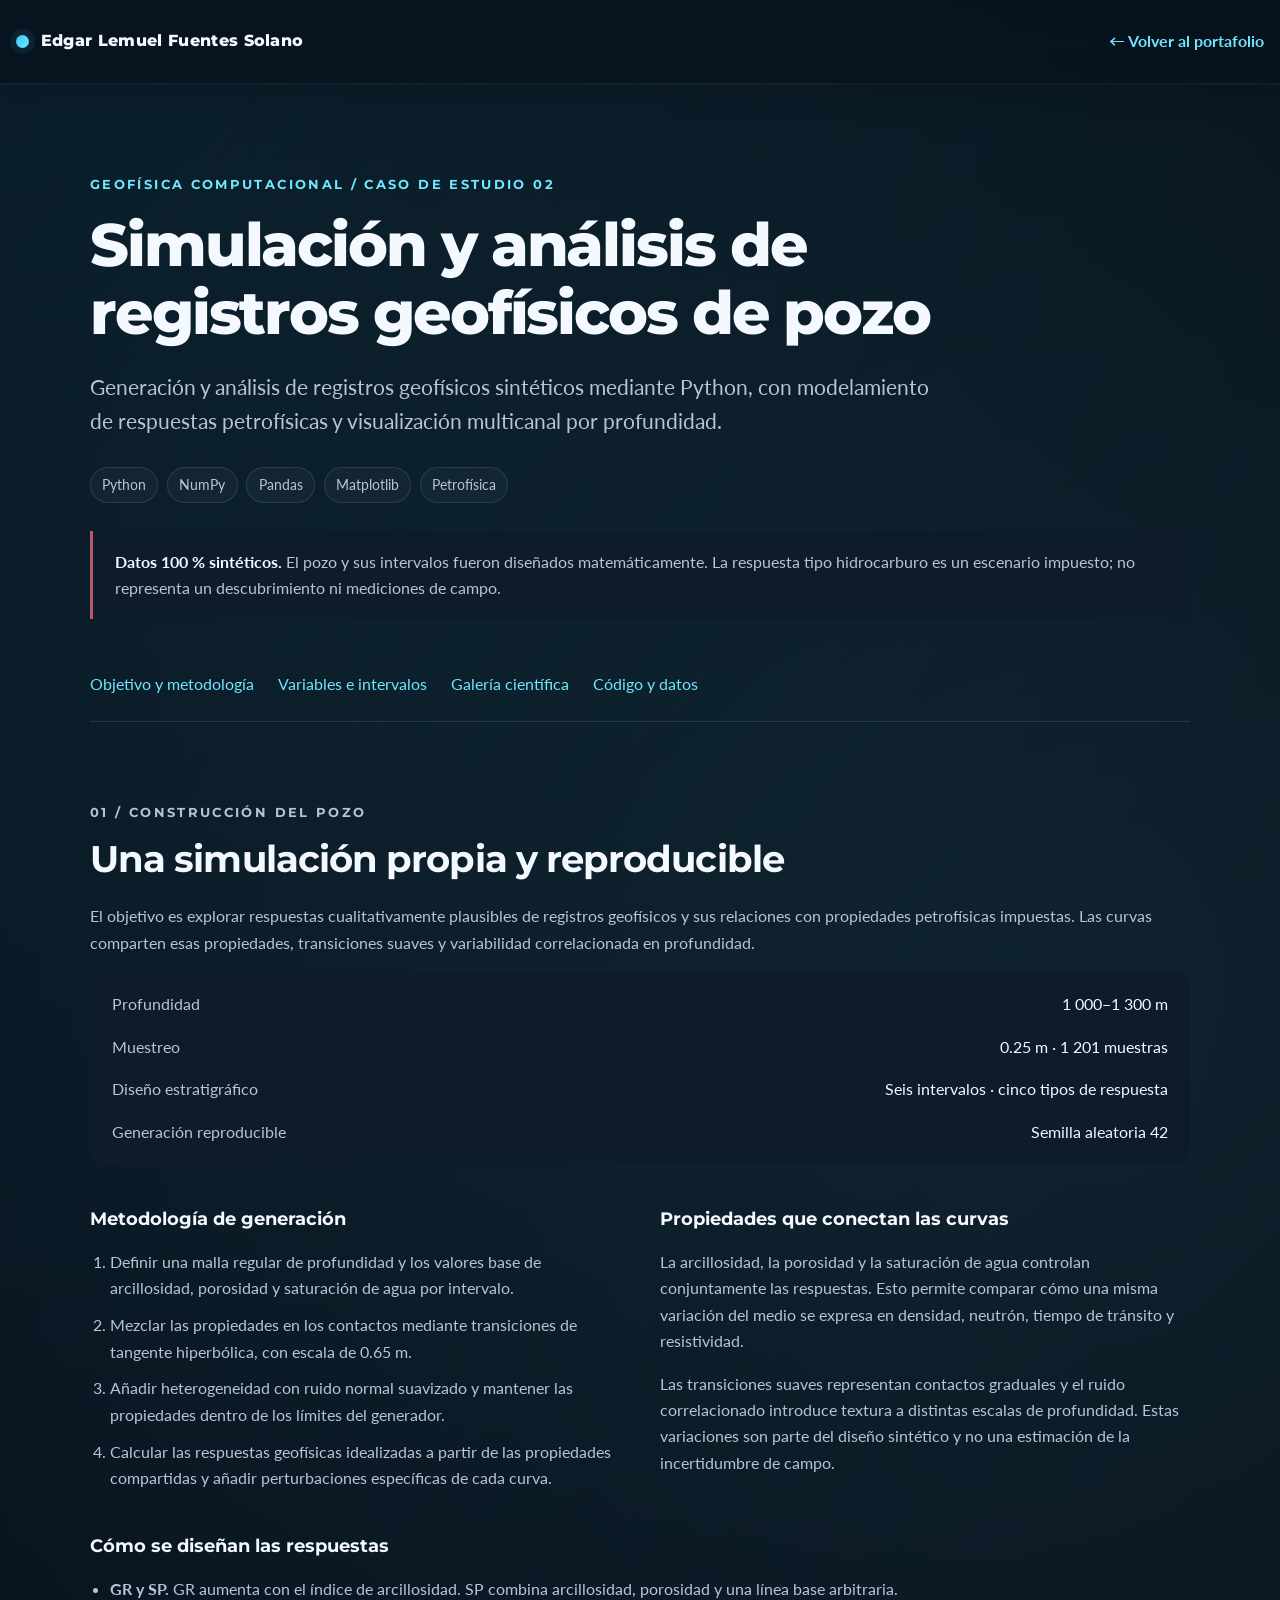
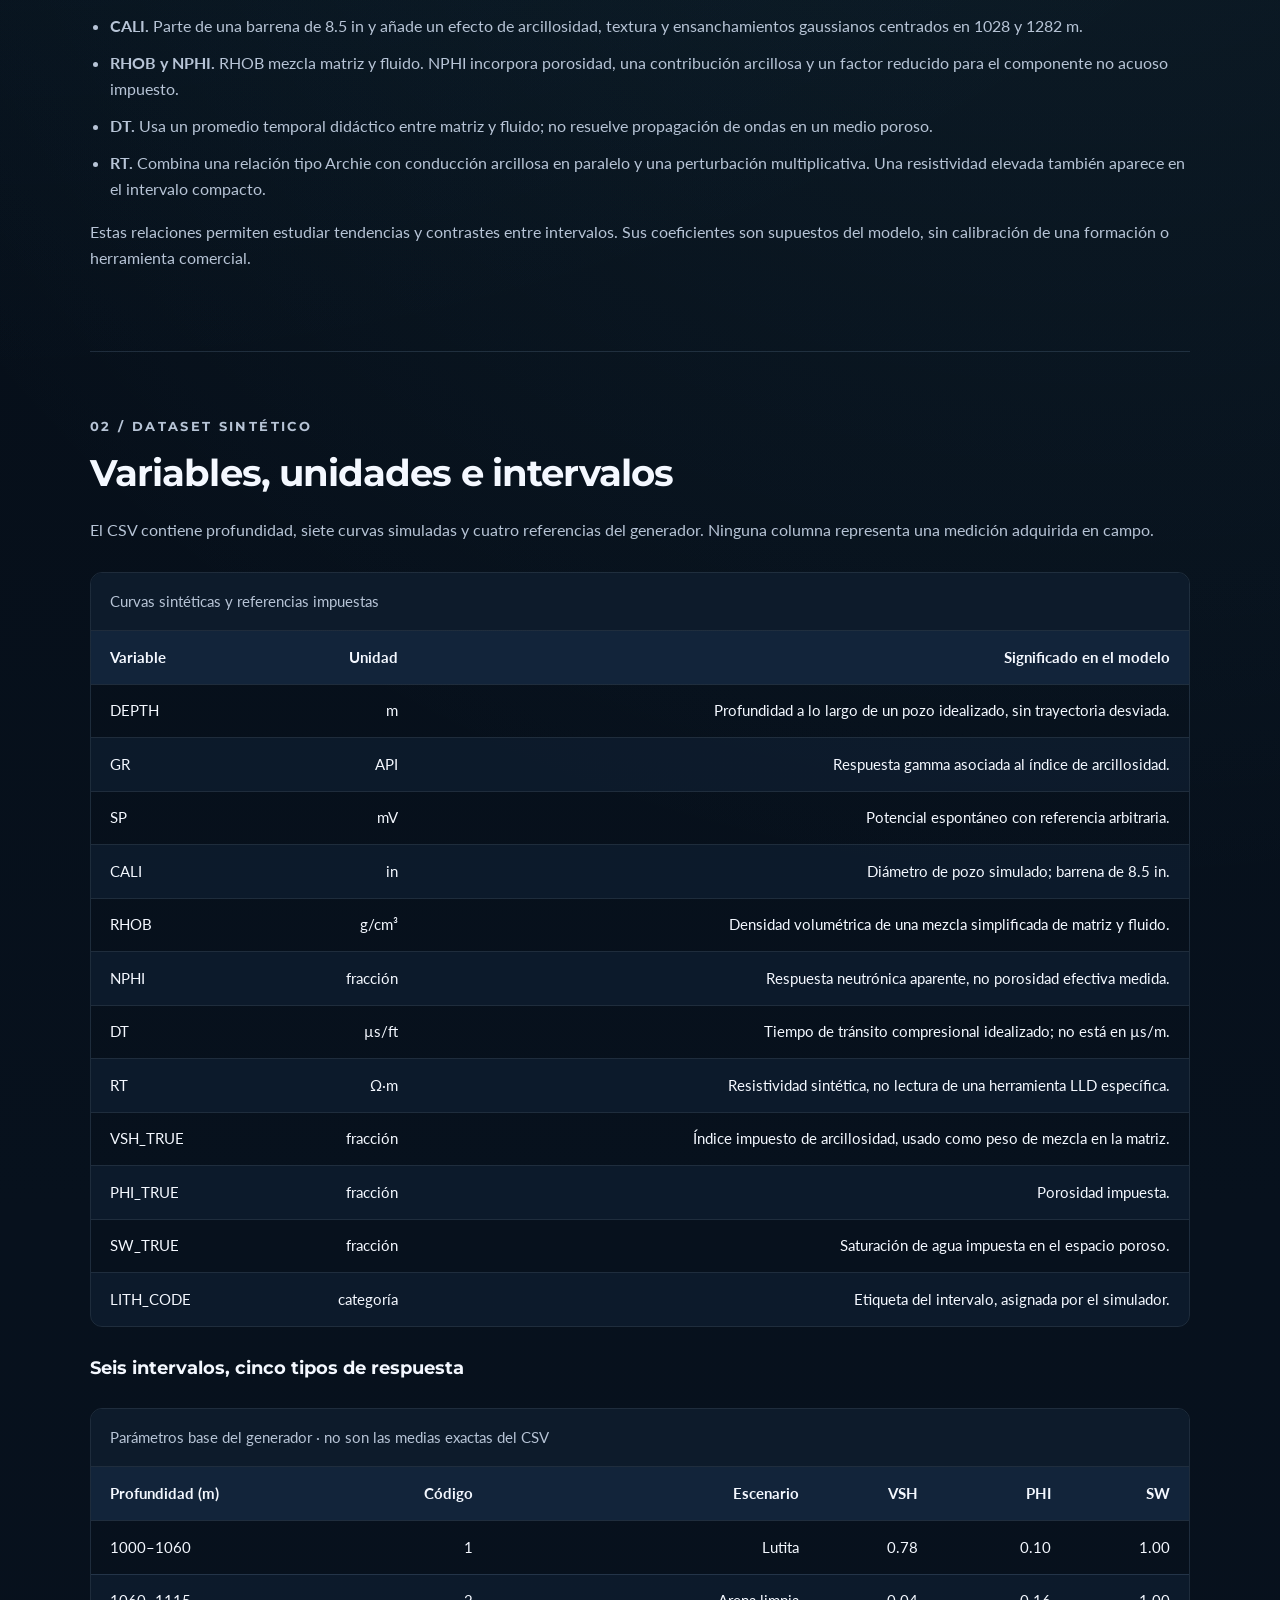
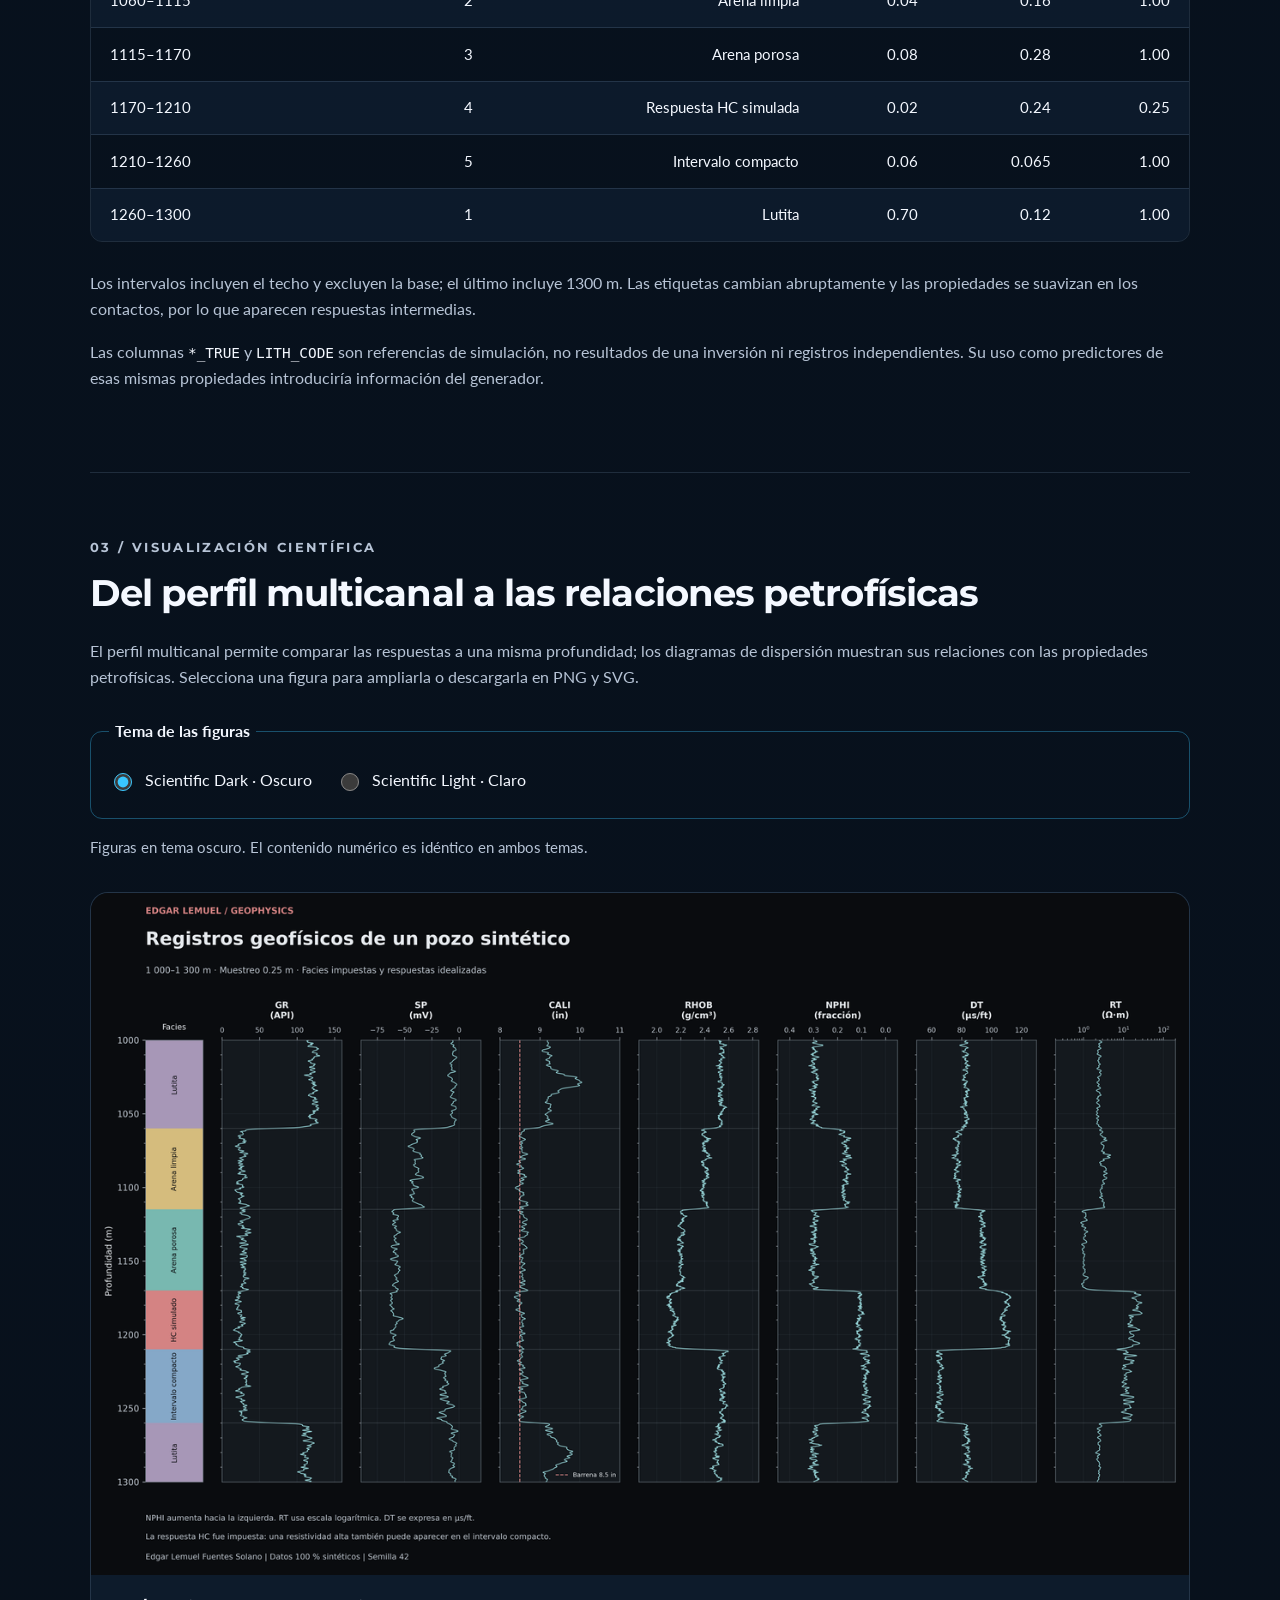
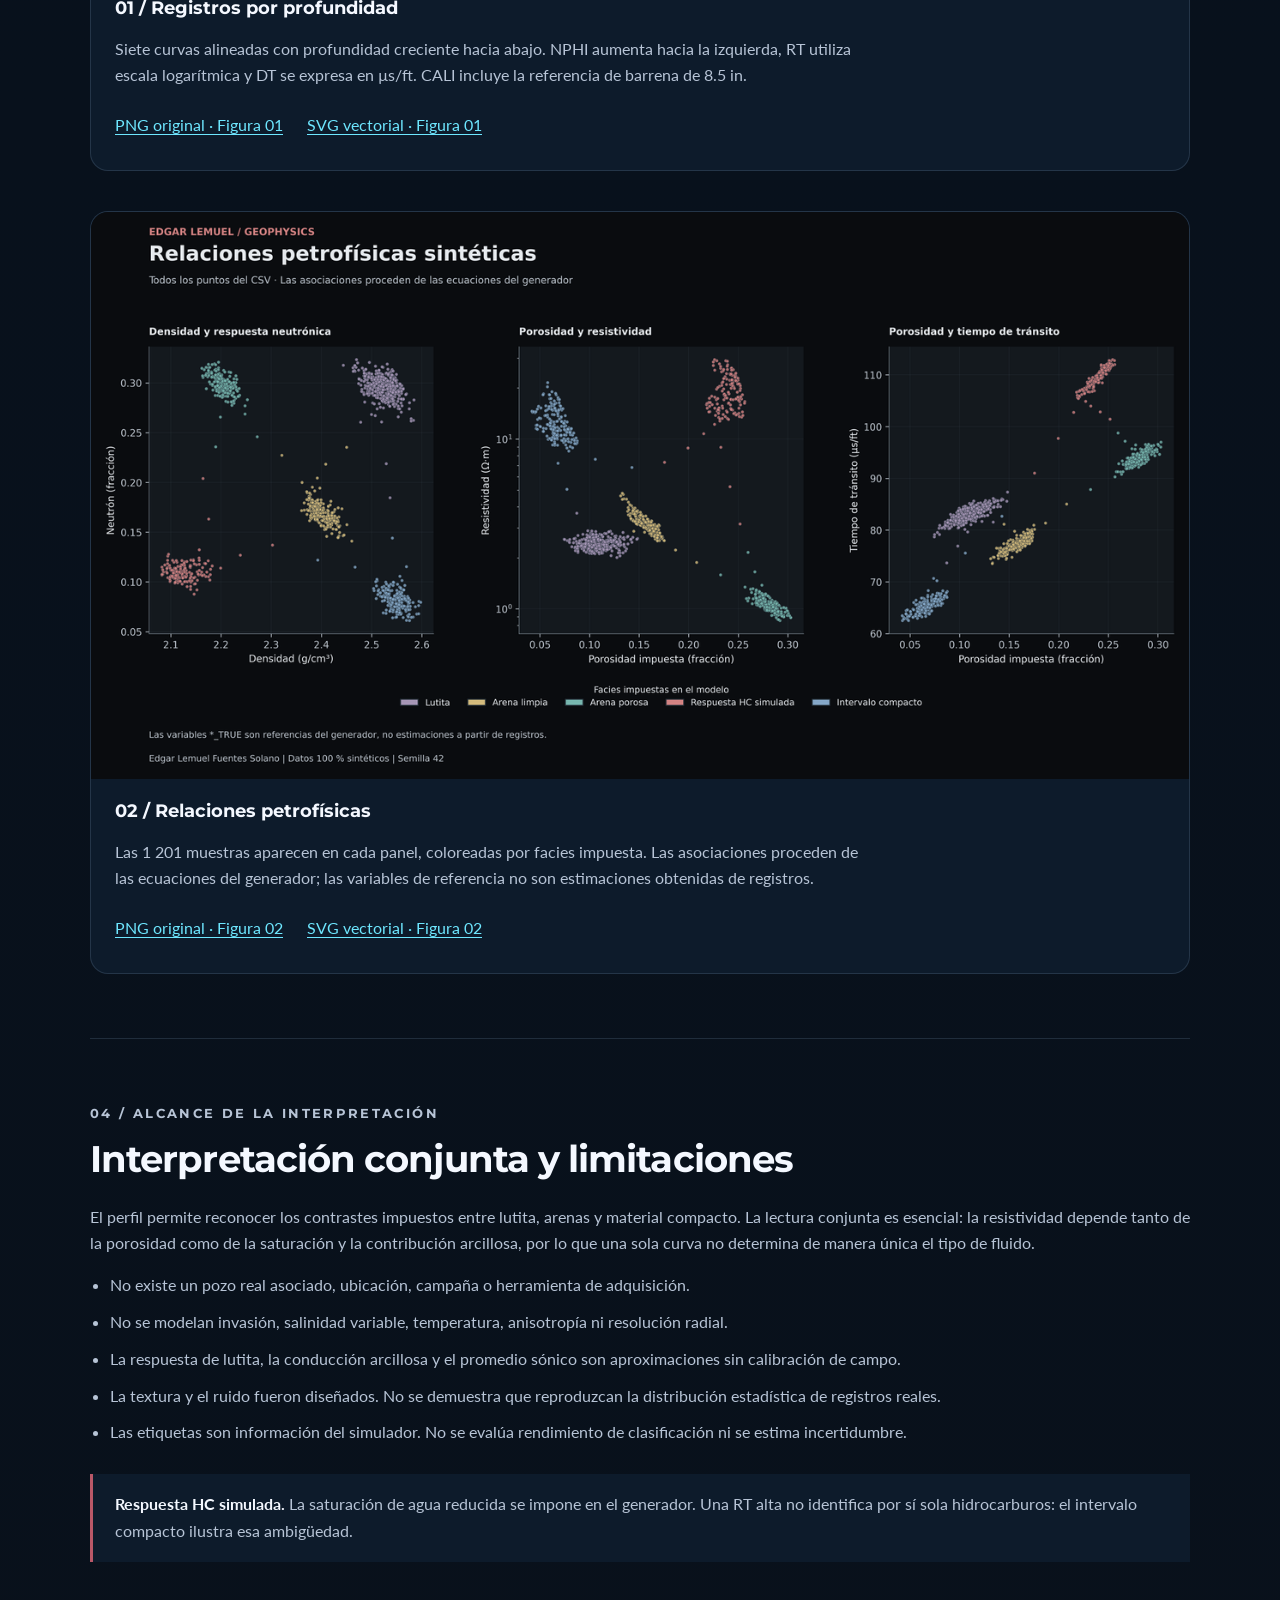
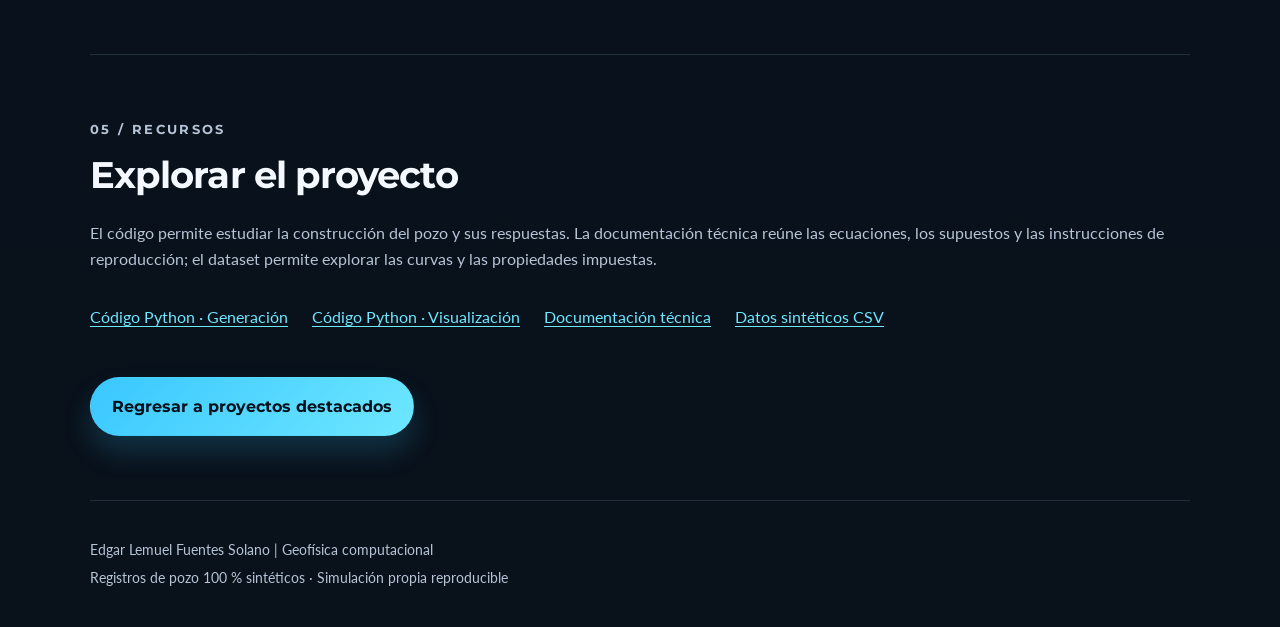
<file: Proyectos/Registros_Sinteticos_Pozo/index.html>
<!DOCTYPE html>
<html lang="es">
<head>
    <meta charset="UTF-8">
    <meta name="viewport" content="width=device-width, initial-scale=1.0">
    <meta name="description" content="Simulación propia de registros geofísicos sintéticos de pozo por Edgar Lemuel Fuentes Solano: generación reproducible en Python y visualización multicanal por profundidad.">
    <title>Registros geofísicos sintéticos de pozo | Edgar Lemuel</title>
    <link rel="preconnect" href="https://fonts.googleapis.com">
    <link rel="preconnect" href="https://fonts.gstatic.com" crossorigin>
    <link href="https://fonts.googleapis.com/css2?family=Lato:wght@400;700;900&amp;family=Montserrat:wght@500;600;700;800&amp;display=swap" rel="stylesheet">
    <link rel="stylesheet" href="../../style.css">
    <link rel="stylesheet" href="project.css">
    <script src="project.js" defer></script>
</head>
<body class="pozo-page">
    <a class="pozo-skip" href="#contenido">Saltar al contenido</a>
    <header class="site-header pozo-header">
        <div class="site-header__inner">
            <a class="site-brand" href="../../index.html">Edgar Lemuel Fuentes Solano</a>
            <a class="pozo-back" href="../../index.html#proyectos"><span aria-hidden="true">← </span>Volver al portafolio</a>
        </div>
    </header>
    <main id="contenido" class="pozo-main" tabindex="-1">
        <section class="pozo-intro" aria-labelledby="titulo-proyecto">
            <p class="section__eyebrow">Geofísica computacional / Caso de estudio 02</p>
            <h1 id="titulo-proyecto">Simulación y análisis de registros geofísicos de pozo</h1>
            <p class="pozo-lead">Generación y análisis de registros geofísicos sintéticos mediante Python, con modelamiento de respuestas petrofísicas y visualización multicanal por profundidad.</p>
            <ul class="project-card__tags" aria-label="Herramientas, compatibilidad y disciplina">
                <li>Python</li><li>NumPy</li><li title="Compatible con Pandas para explorar los datos tabulares.">Pandas</li><li>Matplotlib</li><li>Petrofísica</li>
            </ul>
            <p class="pozo-note"><strong>Datos 100 % sintéticos.</strong> El pozo y sus intervalos fueron diseñados matemáticamente. La respuesta tipo hidrocarburo es un escenario impuesto; no representa un descubrimiento ni mediciones de campo.</p>
            <nav class="pozo-nav" aria-label="Contenido del proyecto">
                <a href="#metodologia">Objetivo y metodología</a>
                <a href="#variables">Variables e intervalos</a>
                <a href="#figuras">Galería científica</a>
                <a href="#reproducir">Código y datos</a>
            </nav>
        </section>

        <section class="pozo-section" id="metodologia" aria-labelledby="metodologia-titulo">
            <p class="section__eyebrow">01 / Construcción del pozo</p>
            <h2 id="metodologia-titulo">Una simulación propia y reproducible</h2>
            <p>El objetivo es explorar respuestas cualitativamente plausibles de registros geofísicos y sus relaciones con propiedades petrofísicas impuestas. Las curvas comparten esas propiedades, transiciones suaves y variabilidad correlacionada en profundidad.</p>
            <dl class="pozo-numbers">
                <div><dt>Profundidad</dt><dd>1 000–1 300 m</dd></div>
                <div><dt>Muestreo</dt><dd>0.25 m · 1 201 muestras</dd></div>
                <div><dt>Diseño estratigráfico</dt><dd>Seis intervalos · cinco tipos de respuesta</dd></div>
                <div><dt>Generación reproducible</dt><dd>Semilla aleatoria 42</dd></div>
            </dl>
            <div class="pozo-columns">
                <div>
                    <h3>Metodología de generación</h3>
                    <ol class="pozo-list">
                        <li>Definir una malla regular de profundidad y los valores base de arcillosidad, porosidad y saturación de agua por intervalo.</li>
                        <li>Mezclar las propiedades en los contactos mediante transiciones de tangente hiperbólica, con escala de 0.65 m.</li>
                        <li>Añadir heterogeneidad con ruido normal suavizado y mantener las propiedades dentro de los límites del generador.</li>
                        <li>Calcular las respuestas geofísicas idealizadas a partir de las propiedades compartidas y añadir perturbaciones específicas de cada curva.</li>
                    </ol>
                </div>
                <div>
                    <h3>Propiedades que conectan las curvas</h3>
                    <p>La arcillosidad, la porosidad y la saturación de agua controlan conjuntamente las respuestas. Esto permite comparar cómo una misma variación del medio se expresa en densidad, neutrón, tiempo de tránsito y resistividad.</p>
                    <p>Las transiciones suaves representan contactos graduales y el ruido correlacionado introduce textura a distintas escalas de profundidad. Estas variaciones son parte del diseño sintético y no una estimación de la incertidumbre de campo.</p>
                </div>
            </div>
            <h3>Cómo se diseñan las respuestas</h3>
            <ul class="pozo-list">
                <li><strong>GR y SP.</strong> GR aumenta con el índice de arcillosidad. SP combina arcillosidad, porosidad y una línea base arbitraria.</li>
                <li><strong>CALI.</strong> Parte de una barrena de 8.5 in y añade un efecto de arcillosidad, textura y ensanchamientos gaussianos centrados en 1028 y 1282 m.</li>
                <li><strong>RHOB y NPHI.</strong> RHOB mezcla matriz y fluido. NPHI incorpora porosidad, una contribución arcillosa y un factor reducido para el componente no acuoso impuesto.</li>
                <li><strong>DT.</strong> Usa un promedio temporal didáctico entre matriz y fluido; no resuelve propagación de ondas en un medio poroso.</li>
                <li><strong>RT.</strong> Combina una relación tipo Archie con conducción arcillosa en paralelo y una perturbación multiplicativa. Una resistividad elevada también aparece en el intervalo compacto.</li>
            </ul>
            <p>Estas relaciones permiten estudiar tendencias y contrastes entre intervalos. Sus coeficientes son supuestos del modelo, sin calibración de una formación o herramienta comercial.</p>
        </section>

        <section class="pozo-section" id="variables" aria-labelledby="variables-titulo">
            <p class="section__eyebrow">02 / Dataset sintético</p>
            <h2 id="variables-titulo">Variables, unidades e intervalos</h2>
            <p>El CSV contiene profundidad, siete curvas simuladas y cuatro referencias del generador. Ninguna columna representa una medición adquirida en campo.</p>
            <div class="pozo-table-wrap" role="region" aria-label="Variables y unidades del CSV; desplazamiento horizontal disponible" tabindex="0">
                <table>
                    <caption>Curvas sintéticas y referencias impuestas</caption>
                    <thead><tr><th scope="col">Variable</th><th scope="col">Unidad</th><th scope="col">Significado en el modelo</th></tr></thead>
                    <tbody>
                        <tr><th scope="row">DEPTH</th><td>m</td><td>Profundidad a lo largo de un pozo idealizado, sin trayectoria desviada.</td></tr>
                        <tr><th scope="row">GR</th><td>API</td><td>Respuesta gamma asociada al índice de arcillosidad.</td></tr>
                        <tr><th scope="row">SP</th><td>mV</td><td>Potencial espontáneo con referencia arbitraria.</td></tr>
                        <tr><th scope="row">CALI</th><td>in</td><td>Diámetro de pozo simulado; barrena de 8.5 in.</td></tr>
                        <tr><th scope="row">RHOB</th><td>g/cm³</td><td>Densidad volumétrica de una mezcla simplificada de matriz y fluido.</td></tr>
                        <tr><th scope="row">NPHI</th><td>fracción</td><td>Respuesta neutrónica aparente, no porosidad efectiva medida.</td></tr>
                        <tr><th scope="row">DT</th><td>µs/ft</td><td>Tiempo de tránsito compresional idealizado; no está en µs/m.</td></tr>
                        <tr><th scope="row">RT</th><td>Ω·m</td><td>Resistividad sintética, no lectura de una herramienta LLD específica.</td></tr>
                        <tr><th scope="row">VSH_TRUE</th><td>fracción</td><td>Índice impuesto de arcillosidad, usado como peso de mezcla en la matriz.</td></tr>
                        <tr><th scope="row">PHI_TRUE</th><td>fracción</td><td>Porosidad impuesta.</td></tr>
                        <tr><th scope="row">SW_TRUE</th><td>fracción</td><td>Saturación de agua impuesta en el espacio poroso.</td></tr>
                        <tr><th scope="row">LITH_CODE</th><td>categoría</td><td>Etiqueta del intervalo, asignada por el simulador.</td></tr>
                    </tbody>
                </table>
            </div>
            <h3>Seis intervalos, cinco tipos de respuesta</h3>
            <div class="pozo-table-wrap" role="region" aria-label="Intervalos litológicos sintéticos y parámetros base; desplazamiento horizontal disponible" tabindex="0">
                <table>
                    <caption>Parámetros base del generador · no son las medias exactas del CSV</caption>
                    <thead><tr><th scope="col">Profundidad (m)</th><th scope="col">Código</th><th scope="col">Escenario</th><th scope="col">VSH</th><th scope="col">PHI</th><th scope="col">SW</th></tr></thead>
                    <tbody>
                        <tr><th scope="row">1000–1060</th><td>1</td><td>Lutita</td><td>0.78</td><td>0.10</td><td>1.00</td></tr>
                        <tr><th scope="row">1060–1115</th><td>2</td><td>Arena limpia</td><td>0.04</td><td>0.16</td><td>1.00</td></tr>
                        <tr><th scope="row">1115–1170</th><td>3</td><td>Arena porosa</td><td>0.08</td><td>0.28</td><td>1.00</td></tr>
                        <tr><th scope="row">1170–1210</th><td>4</td><td>Respuesta HC simulada</td><td>0.02</td><td>0.24</td><td>0.25</td></tr>
                        <tr><th scope="row">1210–1260</th><td>5</td><td>Intervalo compacto</td><td>0.06</td><td>0.065</td><td>1.00</td></tr>
                        <tr><th scope="row">1260–1300</th><td>1</td><td>Lutita</td><td>0.70</td><td>0.12</td><td>1.00</td></tr>
                    </tbody>
                </table>
            </div>
            <p>Los intervalos incluyen el techo y excluyen la base; el último incluye 1300 m. Las etiquetas cambian abruptamente y las propiedades se suavizan en los contactos, por lo que aparecen respuestas intermedias.</p>
            <p>Las columnas <code>*_TRUE</code> y <code>LITH_CODE</code> son referencias de simulación, no resultados de una inversión ni registros independientes. Su uso como predictores de esas mismas propiedades introduciría información del generador.</p>
        </section>

        <section class="pozo-section" id="figuras" aria-labelledby="figuras-titulo">
            <p class="section__eyebrow">03 / Visualización científica</p>
            <h2 id="figuras-titulo">Del perfil multicanal a las relaciones petrofísicas</h2>
            <p>El perfil multicanal permite comparar las respuestas a una misma profundidad; los diagramas de dispersión muestran sus relaciones con las propiedades petrofísicas. Selecciona una figura para ampliarla o descargarla en PNG y SVG.</p>
            <fieldset class="pozo-theme" id="tema-figuras" hidden>
                <legend>Tema de las figuras</legend>
                <label><input type="radio" name="tema-figuras" value="oscuro" checked aria-controls="galeria-figuras"> Scientific Dark · Oscuro</label>
                <label><input type="radio" name="tema-figuras" value="claro" aria-controls="galeria-figuras"> Scientific Light · Claro</label>
            </fieldset>
            <p class="pozo-status" id="estado-figuras" role="status" aria-live="polite">Figuras en tema oscuro. El contenido numérico es idéntico en ambos temas.</p>
            <div class="pozo-gallery" id="galeria-figuras">
                <figure class="pozo-figure" data-figure="01_registros_pozo">
                    <a class="pozo-figure-view" data-format="png" href="Figuras/oscuro/01_registros_pozo.png" aria-label="Ampliar figura 01: registros sintéticos por profundidad">
                        <img src="web/oscuro/01_registros_pozo-1280.webp" srcset="web/oscuro/01_registros_pozo-640.webp 640w, web/oscuro/01_registros_pozo-1280.webp 1280w, web/oscuro/01_registros_pozo-1920.webp 1920w" sizes="(max-width: 760px) calc(100vw - 40px), 1100px" width="1280" height="796" loading="lazy" decoding="async" alt="Pozo sintético de 1000 a 1300 m con columna de facies y pistas GR, SP, CALI, RHOB, NPHI, DT y RT. La respuesta HC impuesta ocupa 1170–1210 m; el intervalo compacto también presenta resistividad elevada.">
                    </a>
                    <figcaption><h3>01 / Registros por profundidad</h3><p>Siete curvas alineadas con profundidad creciente hacia abajo. NPHI aumenta hacia la izquierda, RT utiliza escala logarítmica y DT se expresa en µs/ft. CALI incluye la referencia de barrena de 8.5 in.</p><div class="pozo-downloads"><a data-format="png" href="Figuras/oscuro/01_registros_pozo.png">PNG original · Figura 01</a><a data-format="svg" href="Figuras/oscuro/01_registros_pozo.svg">SVG vectorial · Figura 01</a></div></figcaption>
                </figure>
                <figure class="pozo-figure" data-figure="02_relaciones_petrofisicas">
                    <a class="pozo-figure-view" data-format="png" href="Figuras/oscuro/02_relaciones_petrofisicas.png" aria-label="Ampliar figura 02: relaciones petrofísicas sintéticas">
                        <img src="web/oscuro/02_relaciones_petrofisicas-1280.webp" srcset="web/oscuro/02_relaciones_petrofisicas-640.webp 640w, web/oscuro/02_relaciones_petrofisicas-1280.webp 1280w, web/oscuro/02_relaciones_petrofisicas-1920.webp 1920w" sizes="(max-width: 760px) calc(100vw - 40px), 1100px" width="1280" height="661" loading="lazy" decoding="async" alt="Tres diagramas de dispersión sintéticos: densidad frente a neutrón, porosidad impuesta frente a resistividad y porosidad impuesta frente a tiempo de tránsito. Los colores representan facies asignadas por el generador.">
                    </a>
                    <figcaption><h3>02 / Relaciones petrofísicas</h3><p>Las 1 201 muestras aparecen en cada panel, coloreadas por facies impuesta. Las asociaciones proceden de las ecuaciones del generador; las variables de referencia no son estimaciones obtenidas de registros.</p><div class="pozo-downloads"><a data-format="png" href="Figuras/oscuro/02_relaciones_petrofisicas.png">PNG original · Figura 02</a><a data-format="svg" href="Figuras/oscuro/02_relaciones_petrofisicas.svg">SVG vectorial · Figura 02</a></div></figcaption>
                </figure>
            </div>
            <noscript><p>Sin JavaScript se muestran las figuras oscuras. Acceso directo a las versiones claras:</p><ul class="pozo-list"><li><a href="Figuras/claro/01_registros_pozo.png">Figura 01 · Clara</a></li><li><a href="Figuras/claro/02_relaciones_petrofisicas.png">Figura 02 · Clara</a></li></ul></noscript>
        </section>

        <section class="pozo-section" id="limitaciones" aria-labelledby="limitaciones-titulo">
            <p class="section__eyebrow">04 / Alcance de la interpretación</p>
            <h2 id="limitaciones-titulo">Interpretación conjunta y limitaciones</h2>
            <p>El perfil permite reconocer los contrastes impuestos entre lutita, arenas y material compacto. La lectura conjunta es esencial: la resistividad depende tanto de la porosidad como de la saturación y la contribución arcillosa, por lo que una sola curva no determina de manera única el tipo de fluido.</p>
            <ul class="pozo-list">
                <li>No existe un pozo real asociado, ubicación, campaña o herramienta de adquisición.</li>
                <li>No se modelan invasión, salinidad variable, temperatura, anisotropía ni resolución radial.</li>
                <li>La respuesta de lutita, la conducción arcillosa y el promedio sónico son aproximaciones sin calibración de campo.</li>
                <li>La textura y el ruido fueron diseñados. No se demuestra que reproduzcan la distribución estadística de registros reales.</li>
                <li>Las etiquetas son información del simulador. No se evalúa rendimiento de clasificación ni se estima incertidumbre.</li>
            </ul>
            <p class="pozo-note"><strong>Respuesta HC simulada.</strong> La saturación de agua reducida se impone en el generador. Una RT alta no identifica por sí sola hidrocarburos: el intervalo compacto ilustra esa ambigüedad.</p>
        </section>

        <section class="pozo-section" id="reproducir" aria-labelledby="reproducir-titulo">
            <p class="section__eyebrow">05 / Recursos</p>
            <h2 id="reproducir-titulo">Explorar el proyecto</h2>
            <p>El código permite estudiar la construcción del pozo y sus respuestas. La documentación técnica reúne las ecuaciones, los supuestos y las instrucciones de reproducción; el dataset permite explorar las curvas y las propiedades impuestas.</p>
            <div class="pozo-downloads pozo-resources"><a href="generar_datos.py" download>Código Python · Generación</a><a href="visualizar_registros.py" download>Código Python · Visualización</a><a href="README.md">Documentación técnica</a><a href="datos/pozo_sintetico.csv" download>Datos sintéticos CSV</a></div>
            <a class="hero__button hero__button--primary pozo-return" href="../../index.html#proyectos">Regresar a proyectos destacados</a>
        </section>
    </main>
    <footer class="pozo-footer"><p>Edgar Lemuel Fuentes Solano | Geofísica computacional</p><p>Registros de pozo 100 % sintéticos · Simulación propia reproducible</p></footer>
</body>
</html>
</file>
<file: style.css>
:root {
	--bg-primary: #07111d;
	--bg-secondary: #0d1b2b;
	--bg-elevated: #12243a;
	--bg-card: rgba(13, 27, 43, 0.82);
	--bg-card-strong: rgba(18, 36, 58, 0.94);
	--text-primary: #f4f8ff;
	--text-secondary: #b7c4d6;
	--text-muted: #8a97aa;
	--accent: #39c7ff;
	--accent-strong: #6ee7ff;
	--accent-soft: rgba(57, 199, 255, 0.14);
	--border-color: rgba(140, 170, 205, 0.18);
	--border-strong: rgba(57, 199, 255, 0.35);
	--shadow-sm: 0 10px 24px rgba(0, 0, 0, 0.18);
	--shadow-md: 0 18px 45px rgba(0, 0, 0, 0.26);
	--shadow-lg: 0 26px 70px rgba(0, 0, 0, 0.34);
	--radius-sm: 12px;
	--radius-md: 18px;
	--radius-lg: 26px;
	--container-width: 1280px;
	--header-height: 84px;
	--section-gap: clamp(4rem, 8vw, 7rem);
} 

* {
	box-sizing: border-box;
}

html {
	scroll-behavior: smooth;
	color-scheme: dark;
}

body {
	margin: 0;
	font-family: 'Lato', sans-serif;
	background:
		radial-gradient(circle at top left, rgba(57, 199, 255, 0.10), transparent 28%),
		radial-gradient(circle at 85% 15%, rgba(110, 231, 255, 0.08), transparent 24%),
		linear-gradient(180deg, #050b13 0%, var(--bg-primary) 40%, #09111b 100%);
	color: var(--text-primary);
	line-height: 1.65;
	overflow-x: hidden;
	text-rendering: optimizeLegibility;
	-webkit-font-smoothing: antialiased;
}

img {
	max-width: 100%;
	display: block;
}

a {
	color: inherit;
	text-decoration: none;
}

button,
input,
select,
textarea {
	font: inherit;
}

::selection {
	background: rgba(57, 199, 255, 0.28);
	color: var(--text-primary);
}

/* Scrollbar discreto para navegadores compatibles */
* {
	scrollbar-width: thin;
	scrollbar-color: rgba(57, 199, 255, 0.45) rgba(255, 255, 255, 0.04);
}

*::-webkit-scrollbar {
	width: 10px;
	height: 10px;
}

*::-webkit-scrollbar-track {
	background: rgba(255, 255, 255, 0.04);
}

*::-webkit-scrollbar-thumb {
	background: linear-gradient(180deg, rgba(57, 199, 255, 0.45), rgba(110, 231, 255, 0.35));
	border-radius: 999px;
	border: 2px solid rgba(8, 16, 27, 0.9);
}

/* Contenedor general y anclajes */
.site-header__inner,
.hero__content,
.section__header,
.about__card,
.services__grid,
.projects__grid,
.tech__grid,
.workflow,
.cta__content,
.contact__grid,
.site-footer__inner {
	width: min(100% - 2rem, var(--container-width));
	margin-inline: auto;
}

section[id],
header[id],
footer[id] {
	scroll-margin-top: calc(var(--header-height) + 1.5rem);
}

.section {
	padding-block: var(--section-gap);
}

.section__header {
	display: grid;
	gap: 0.75rem;
	margin-bottom: 2rem;
}

.section__eyebrow,
.hero__eyebrow {
	margin: 0;
	font-family: 'Montserrat', sans-serif;
	font-size: 0.82rem;
	font-weight: 700;
	letter-spacing: 0.18em;
	text-transform: uppercase;
	color: var(--accent-strong);
}

.section__title,
.hero__title,
.cta__title {
	margin: 0;
	font-family: 'Montserrat', sans-serif;
	line-height: 1.05;
	letter-spacing: -0.03em;
}

.section__title {
	font-size: clamp(2rem, 4vw, 3.1rem);
}

.section__description {
	margin: 0;
	max-width: 70ch;
	color: var(--text-secondary);
	font-size: 1.02rem;
}

/* Header moderno y sticky */
.site-header {
	position: sticky;
	top: 0;
	z-index: 1000;
	min-height: var(--header-height);
	display: flex;
	align-items: center;
	background: rgba(7, 17, 29, 0.72);
	border-bottom: 1px solid rgba(255, 255, 255, 0.06);
	backdrop-filter: blur(18px);
	-webkit-backdrop-filter: blur(18px);
	box-shadow: 0 1px 0 rgba(255, 255, 255, 0.02), 0 10px 30px rgba(0, 0, 0, 0.14);
} 

.site-header__inner {
	display: flex;
	align-items: center;
	justify-content: space-between;
	gap: 1.25rem;
}

.site-brand {
	display: inline-flex;
	align-items: center;
	gap: 0.75rem;
	font-family: 'Montserrat', sans-serif;
	font-size: 1rem;
	font-weight: 800;
	letter-spacing: 0.02em;
	color: var(--text-primary);
	white-space: nowrap;
}

.site-brand::before {
	content: '';
	width: 0.8rem;
	height: 0.8rem;
	border-radius: 999px;
	background: linear-gradient(135deg, var(--accent), var(--accent-strong));
	box-shadow: 0 0 0 6px rgba(57, 199, 255, 0.08);
}

.site-nav {
	flex: 1;
	display: flex;
	justify-content: center;
}

.site-nav__list {
	display: flex;
	align-items: center;
	justify-content: center;
	gap: 1.4rem;
	list-style: none;
	padding: 0;
	margin: 0;
	flex-wrap: wrap;
}

.site-nav__link,
.site-footer__link,
.hero__social-link {
	position: relative;
	color: var(--text-secondary);
	transition: color 0.3s ease, transform 0.3s ease, opacity 0.3s ease;
}

.site-nav__link {
	display: inline-flex;
	align-items: center;
	padding-block: 0.3rem;
	font-family: 'Lato', sans-serif;
	font-size: 0.96rem;
	font-weight: 700;
}

.site-nav__link::after {
	content: '';
	position: absolute;
	left: 0;
	bottom: -0.22rem;
	width: 100%;
	height: 2px;
	background: linear-gradient(90deg, var(--accent), var(--accent-strong));
	transform: scaleX(0);
	transform-origin: left;
	transition: transform 0.3s ease;
}

.site-nav__link:hover,
.site-nav__link:focus-visible,
.site-footer__link:hover,
.site-footer__link:focus-visible,
.hero__social-link:hover,
.hero__social-link:focus-visible {
	color: var(--text-primary);
}

.site-nav__link:hover::after,
.site-nav__link:focus-visible::after {
	transform: scaleX(1);
}

.site-header__cta,
.hero__button,
.cta__button,
.contact-form__submit,
.project-card__button,
.service-card__link {
	display: inline-flex;
	align-items: center;
	justify-content: center;
	gap: 0.55rem;
	border-radius: 999px;
	border: 1px solid transparent;
	cursor: pointer;
	transition: transform 0.3s ease, box-shadow 0.3s ease, background-color 0.3s ease, border-color 0.3s ease, color 0.3s ease;
}

.site-header__cta {
	padding: 0.85rem 1.2rem;
	font-family: 'Montserrat', sans-serif;
	font-size: 0.93rem;
	font-weight: 800;
	color: #04111e;
	background: linear-gradient(135deg, var(--accent), var(--accent-strong));
	box-shadow: 0 10px 22px rgba(57, 199, 255, 0.22);
}

.site-header__cta:hover,
.site-header__cta:focus-visible {
	transform: translateY(-2px);
	box-shadow: 0 14px 26px rgba(57, 199, 255, 0.28);
}

.site-header__cta:focus-visible,
.site-nav__link:focus-visible,
.hero__button:focus-visible,
.cta__button:focus-visible,
.contact-form__submit:focus-visible,
.project-card__button:focus-visible,
.service-card__link:focus-visible,
.contact-links__link:focus-visible,
.site-footer__link:focus-visible,
.hero__social-link:focus-visible,
.contact-form__input:focus-visible,
.contact-form__select:focus-visible,
.contact-form__textarea:focus-visible {
	outline: 2px solid var(--accent-strong);
	outline-offset: 3px;
}

/* Hero con presencia visual fuerte */
.hero {
	position: relative;
	min-height: min(100vh - var(--header-height), 980px);
	display: grid;
	align-items: center;
	padding-block: clamp(4rem, 8vw, 7rem);
	overflow: hidden;
}

.hero::before,
.hero::after {
	content: '';
	position: absolute;
	inset: auto;
	border-radius: 999px;
	pointer-events: none;
	filter: blur(0px);
}

.hero::before {
	width: 32rem;
	height: 32rem;
	right: -10rem;
	top: 6rem;
	background: radial-gradient(circle, rgba(57, 199, 255, 0.18), transparent 68%);
}

.hero::after {
	width: 24rem;
	height: 24rem;
	left: -8rem;
	bottom: 1rem;
	background: radial-gradient(circle, rgba(110, 231, 255, 0.12), transparent 68%);
}

.hero__content {
	position: relative;
	display: grid;
	gap: 1.4rem;
	max-width: 72rem;
	z-index: 1;
}


.hero__title {
    max-width: 19ch;
    font-size: clamp(2.7rem, 5.2vw, 4.9rem);
    line-height: 1.08;
}
 

.hero__subtitle {
	max-width: 64ch;
	margin: 0;
	color: var(--text-secondary);
	font-size: clamp(1.05rem, 1.5vw, 1.22rem);
	line-height: 1.8;
}

.hero__actions,
.project-card__actions {
	display: flex;
	flex-wrap: wrap;
	gap: 0.9rem;
}

.hero__button,
.project-card__button,
.service-card__link,
.cta__button,
.contact-form__submit {
	font-family: 'Montserrat', sans-serif;
	font-weight: 700;
}

.hero__button {
	padding: 0.95rem 1.3rem;
}

.hero__button--primary,
.cta__button,
.contact-form__submit {
	color: #05101b;
	background: linear-gradient(135deg, var(--accent), var(--accent-strong));
	box-shadow: 0 16px 28px rgba(57, 199, 255, 0.18);
}

.hero__button--secondary,
.hero__button--tertiary,
.project-card__button,
.service-card__link,
.contact-links__link {
	color: var(--text-primary);
	background: rgba(255, 255, 255, 0.03);
	border-color: rgba(255, 255, 255, 0.08);
}

.hero__button--secondary {
	background: rgba(57, 199, 255, 0.08);
	border-color: var(--border-strong);
}

.hero__button--tertiary {
	background: transparent;
	border-color: rgba(255, 255, 255, 0.14);
}

.hero__button:hover,
.hero__button:focus-visible,
.cta__button:hover,
.cta__button:focus-visible,
.contact-form__submit:hover,
.contact-form__submit:focus-visible,
.project-card__button:hover,
.project-card__button:focus-visible,
.service-card__link:hover,
.service-card__link:focus-visible,
.contact-links__link:hover,
.contact-links__link:focus-visible {
	transform: translateY(-4px);
}

.hero__button--primary:hover,
.hero__button--secondary:hover,
.hero__button--tertiary:hover {
	box-shadow: 0 16px 30px rgba(0, 0, 0, 0.22);
}

.hero__social {
	display: flex;
	flex-wrap: wrap;
	gap: 1rem;
	padding-top: 0.35rem;
}

.hero__social-link {
	padding-bottom: 0.1rem;
	font-weight: 700;
}

/* Sección sobre mí */
.about__card,
.experience__card {
	max-width: 78ch;
	margin-inline: auto;
	padding: clamp(1.4rem, 3vw, 2rem);
	border-radius: var(--radius-lg);
	background: linear-gradient(180deg, rgba(18, 36, 58, 0.72), rgba(13, 27, 43, 0.9));
	border: 1px solid var(--border-color);
	box-shadow: var(--shadow-sm);
}

.about__card p,
.experience__card p {
	margin: 0;
	color: var(--text-secondary);
	font-size: 1.03rem;
	line-height: 1.85;
}

.about__card p + p,
.experience__card p + p {
	margin-top: 1rem;
}

/* Tarjetas de servicios */
.services__grid,
.projects__grid,
.tech__grid {
	display: grid;
	gap: 1.25rem;
}

.services__grid {
	grid-template-columns: repeat(auto-fit, minmax(250px, 1fr));
}

.service-card,
.tech-group,
.project-card,
.workflow__item {
	position: relative;
	border-radius: var(--radius-lg);
	border: 1px solid var(--border-color);
	box-shadow: var(--shadow-sm);
	transition: transform 0.3s ease, box-shadow 0.3s ease, border-color 0.3s ease, background-color 0.3s ease;
}

.service-card {
	padding: 1.4rem;
	background: linear-gradient(180deg, rgba(18, 36, 58, 0.92), rgba(13, 27, 43, 0.94));
	overflow: hidden;
} 

.project-card__media {
	position: relative;
	display: grid;
	place-items: center;
	margin: 0 0 1rem;
	aspect-ratio: 16 / 10;
	overflow: hidden;
	background: linear-gradient(135deg, rgba(57, 199, 255, 0.14), rgba(110, 231, 255, 0.06));
	border: 1px solid rgba(255, 255, 255, 0.06);
	border-radius: 14px;
}

.service-card::before,
.project-card::before,
.tech-group::before {
	content: '';
	position: absolute;
	inset: 0;
	border-radius: inherit;
	padding: 1px;
	background: linear-gradient(135deg, rgba(57, 199, 255, 0.3), transparent 45%, rgba(110, 231, 255, 0.2));
	mask: linear-gradient(#fff 0 0) content-box, linear-gradient(#fff 0 0);
	-webkit-mask: linear-gradient(#fff 0 0) content-box, linear-gradient(#fff 0 0);
	-webkit-mask-composite: xor;
	mask-composite: exclude;
	pointer-events: none;
}

.service-card:hover,
.project-card:hover,
.tech-group:hover,
.workflow__item:hover {
	transform: translateY(-4px);
	border-color: rgba(57, 199, 255, 0.28);
	box-shadow: var(--shadow-md);
}

.service-card__title,
.project-card__title,
.tech-group__title,
.workflow__title {
	margin: 0;
	font-family: 'Montserrat', sans-serif;
	line-height: 1.2;
	letter-spacing: -0.02em;
}

.service-card__title {
	font-size: 1.2rem;
}

.service-card__text,
.project-card__text,
.workflow__text {
	margin: 0;
	color: var(--text-secondary);
}

.service-card__text {
	margin-top: 0.8rem;
}

.service-card__list,
.project-card__tags,
.tech-group__list {
	display: flex;
	flex-wrap: wrap;
	gap: 0.55rem;
	list-style: none;
	padding: 0;
	margin: 1rem 0 0;
}

.service-card__list li,
.project-card__tags li,
.tech-group__list li {
	display: inline-flex;
	align-items: center;
	border-radius: 999px;
	border: 1px solid rgba(140, 170, 205, 0.18);
	color: var(--text-secondary);
	background: rgba(255, 255, 255, 0.03);
	transition: transform 0.3s ease, background-color 0.3s ease, border-color 0.3s ease, color 0.3s ease;
}

.service-card__list li {
	padding: 0.35rem 0.65rem;
	font-size: 0.92rem;
}

.project-card__tags li,
.tech-group__list li {
	padding: 0.35rem 0.7rem;
	font-size: 0.88rem;
}

.service-card__list li:hover,
.project-card__tags li:hover,
.tech-group__list li:hover {
	transform: translateY(-2px);
	color: var(--text-primary);
	border-color: rgba(57, 199, 255, 0.32);
	background: rgba(57, 199, 255, 0.1);
}

.service-card__link {
	margin-top: 1.25rem;
	padding: 0.8rem 1rem;
	width: fit-content;
	color: var(--accent-strong);
	border-color: rgba(57, 199, 255, 0.24);
	background: rgba(57, 199, 255, 0.06);
}

/* Proyectos destacados */
.projects__grid {
	display: grid;
	grid-template-columns: repeat(3, minmax(0, 1fr));
	gap: 1.25rem;
}

.project-card {
	display: grid;
	grid-template-rows: auto 1fr;
	overflow: hidden;
	background: linear-gradient(180deg, rgba(18, 36, 58, 0.9), rgba(13, 27, 43, 0.98));
}

.project-card__media {
	margin: 0 0 1rem;
	aspect-ratio: 16 / 10;
	overflow: hidden;
	background: linear-gradient(135deg, rgba(57, 199, 255, 0.14), rgba(110, 231, 255, 0.06));
}

.project-card__image {
	width: 100%;
	height: 100%;
	object-fit: cover;
	transition: transform 0.5s ease, filter 0.5s ease;
}

/* La portada científica se muestra completa, sin recortes ni zoom. */
.project-card--petrofisica .project-card__media {
	background: #0a0c0f;
}

.project-card--petrofisica .project-card__media picture {
	display: block;
	width: 100%;
}

.project-card--petrofisica .project-card__image {
	height: auto;
	object-fit: contain;
}

.project-card.project-card--petrofisica:hover .project-card__image {
	transform: none;
	filter: none;
}

.project-card--petrofisica .project-card__media:focus-visible {
	outline: 3px solid var(--accent-strong);
	outline-offset: -4px;
}

.project-card:hover .project-card__image {
	transform: scale(1.04);
	filter: saturate(1.06);
}

.project-card__body {
	display: grid;
	gap: 1rem;
	padding: 1.35rem;
}

.project-card__title {
	font-size: 1.25rem;
}

.project-card__actions {
	margin-top: 0.2rem;
}

.project-card__button {
	padding: 0.76rem 1rem;
	background: rgba(255, 255, 255, 0.03);
	border-color: rgba(255, 255, 255, 0.08);
}

.project-card__button:first-child {
	color: #06101a;
	background: linear-gradient(135deg, var(--accent), var(--accent-strong));
	border-color: transparent;
}

/* Tecnologías y herramientas */
.tech__grid {
	grid-template-columns: repeat(auto-fit, minmax(200px, 1fr));
}

.tech-group {
	padding: 1.3rem;
	background: linear-gradient(180deg, rgba(18, 36, 58, 0.86), rgba(13, 27, 43, 0.94));
}

.tech-group__title {
	font-size: 1.05rem;
}

.tech-group__list {
	margin-top: 0.9rem;
}

/* Experiencia y proceso de trabajo */
.experience__card {
	max-width: 80ch;
}

.workflow__list {
	position: relative;
	display: grid;
	grid-template-columns: repeat(4, minmax(0, 1fr));
	gap: 1rem;
	list-style: none;
	padding: 0;
	margin: 0;
}

.workflow__list::before {
	content: '';
	position: absolute;
	top: 2.2rem;
	left: 6%;
	right: 6%;
	height: 1px;
	background: linear-gradient(90deg, transparent, rgba(57, 199, 255, 0.4), transparent);
}

.workflow__item {
	position: relative;
	padding: 1.5rem;
	background: linear-gradient(180deg, rgba(18, 36, 58, 0.88), rgba(13, 27, 43, 0.95));
}

.workflow__item::before {
	content: '';
	position: absolute;
	top: -0.65rem;
	left: 1.5rem;
	width: 1.2rem;
	height: 1.2rem;
	border-radius: 50%;
	background: linear-gradient(135deg, var(--accent), var(--accent-strong));
	box-shadow: 0 0 0 8px rgba(57, 199, 255, 0.08);
}

.workflow__title {
	font-size: 1.05rem;
	margin-top: 1.2rem;
}

.workflow__text {
	margin-top: 0.7rem;
}

/* CTA destacada */
.cta {
	padding-block: clamp(3.5rem, 7vw, 5rem);
}

.cta__content {
	padding: clamp(2rem, 4vw, 3rem);
	border-radius: calc(var(--radius-lg) + 6px);
	text-align: center;
	background:
		linear-gradient(180deg, rgba(57, 199, 255, 0.10), rgba(18, 36, 58, 0.92)),
		linear-gradient(135deg, rgba(57, 199, 255, 0.07), rgba(110, 231, 255, 0.05));
	border: 1px solid rgba(57, 199, 255, 0.18);
	box-shadow: var(--shadow-md);
}

.cta__title {
	max-width: 18ch;
	margin-inline: auto;
	font-size: clamp(2rem, 4vw, 3.2rem);
}

.cta__text {
	max-width: 60ch;
	margin: 1rem auto 0;
	color: var(--text-secondary);
	font-size: 1.05rem;
}

.cta__button {
	margin-top: 1.5rem;
	padding: 0.95rem 1.35rem;
}

/* Contacto con formulario profesional */
.contact__grid {
	display: grid;
	grid-template-columns: minmax(0, 1.4fr) minmax(280px, 0.8fr);
	gap: 1.25rem;
	align-items: start;
}

.contact-form,
.contact-links {
	border-radius: var(--radius-lg);
	border: 1px solid var(--border-color);
	background: linear-gradient(180deg, rgba(18, 36, 58, 0.88), rgba(13, 27, 43, 0.96));
	box-shadow: var(--shadow-sm);
}

.contact-form {
	padding: clamp(1.4rem, 3vw, 2rem);
	display: grid;
	gap: 1rem;
}

.contact-form__group {
	display: grid;
	gap: 0.5rem;
}

.contact-form__label {
	color: var(--text-secondary);
	font-size: 0.96rem;
	font-weight: 700;
}

.contact-form__input,
.contact-form__select,
.contact-form__textarea {
	width: 100%;
	border-radius: 14px;
	border: 1px solid rgba(140, 170, 205, 0.18);
	background: rgba(5, 13, 23, 0.7);
	color: var(--text-primary);
	padding: 0.95rem 1rem;
	transition: border-color 0.3s ease, box-shadow 0.3s ease, background-color 0.3s ease, transform 0.3s ease;
	} 

.contact-form__input:focus,
.contact-form__select:focus,
.contact-form__textarea:focus {
	border-color: rgba(57, 199, 255, 0.72);
	box-shadow: 0 0 0 4px rgba(57, 199, 255, 0.12);
	outline: none;
}

.contact-form__submit {
	justify-self: start;
	padding: 0.92rem 1.25rem;
}

.contact-links {
	padding: 1.4rem;
}

.contact-links__title {
	margin: 0;
	font-family: 'Montserrat', sans-serif;
	font-size: 1.1rem;
}

.contact-links__list {
	list-style: none;
	padding: 0;
	margin: 1rem 0 0;
	display: grid;
	gap: 0.8rem;
}

.contact-links__link {
	display: flex;
	align-items: center;
	justify-content: space-between;
	gap: 0.75rem;
	padding: 0.9rem 1rem;
	border-radius: 14px;
	border: 1px solid rgba(140, 170, 205, 0.16);
	background: rgba(255, 255, 255, 0.03);
}

.contact-links__link::after {
	content: '↗';
	color: var(--accent-strong);
	transition: transform 0.3s ease;
}

.contact-links__link:hover::after,
.contact-links__link:focus-visible::after {
	transform: translate(2px, -2px);
}

/* Footer */
.site-footer {
	padding: 2rem 0 2.4rem;
	border-top: 1px solid rgba(255, 255, 255, 0.06);
	background: rgba(5, 10, 18, 0.6);
}

.site-footer__inner {
	display: flex;
	flex-wrap: wrap;
	align-items: center;
	justify-content: space-between;
	gap: 1rem;
}

.site-footer__copy,
.site-footer__text {
	margin: 0;
	color: var(--text-secondary);
}

.site-footer__nav {
	display: flex;
	flex-wrap: wrap;
	gap: 1rem;
}

.site-footer__link {
	font-weight: 700;
}

/* Estados hover adicionales para dar profundidad sin exagerar */
.service-card:hover .service-card__link,
.project-card:hover .project-card__button,
.tech-group:hover .tech-group__list li,
.workflow__item:hover .workflow__title {
	color: var(--text-primary);
}

/* Responsive: tablet */
@media (max-width: 1024px) {
	.site-header__inner {
		gap: 1rem;
	}

	.site-nav {
		justify-content: flex-end;
	}

	.site-nav__list {
		gap: 1rem;
	}

	.hero {
		min-height: auto;
		padding-top: 4.5rem;
	}

	.hero__title {
		max-width: 13ch;
		font-size: clamp(2.8rem, 6vw, 4.5rem);
	}

	.projects__grid {
		grid-template-columns: repeat(2, minmax(0, 1fr));
	}

	.workflow__list {
		grid-template-columns: repeat(2, minmax(0, 1fr));
	}

	.workflow__list::before {
		display: none;
	}

	.contact__grid {
		grid-template-columns: 1fr;
	}

	.contact-links {
		order: -1;
	}
}

/* Responsive: móvil */
@media (max-width: 768px) {
	:root {
		--header-height: 76px;
	}

	.site-header {
		position: sticky;
	}

	.site-header__inner {
		flex-wrap: wrap;
		justify-content: center;
		padding-block: 0.8rem;
	}

	.site-brand {
		width: 100%;
		justify-content: center;
	}

	.site-nav {
		order: 3;
		width: 100%;
		justify-content: center;
	}

	.site-nav__list {
		gap: 0.85rem 1rem;
	}

	.site-header__cta {
		width: 100%;
		max-width: 320px;
	}

	.projects__grid {
		grid-template-columns: 1fr;
	}

	.hero {
		padding-top: 3.5rem;
	}

	.hero__title {
		max-width: 100%;
		font-size: clamp(2.4rem, 11vw, 3.3rem);
	}

	.hero__subtitle,
	.section__description,
	.about__card p,
	.experience__card p,
	.cta__text {
		font-size: 1rem;
	}

	.hero__actions,
	.project-card__actions,
	.site-footer__inner,
	.site-footer__nav,
	.hero__social {
		flex-direction: column;
		align-items: stretch;
	}

	.hero__button,
	.cta__button,
	.contact-form__submit,
	.project-card__button,
	.service-card__link,
	.contact-links__link,
	.site-footer__link {
		width: 100%;
	}

	.services__grid,
	.projects__grid,
	.tech__grid,
	.workflow__list {
		grid-template-columns: 1fr;
	}

	.workflow__item::before {
		left: 1.2rem;
	}

	.cta__title {
		max-width: 100%;
	}
}

/* Responsive adicional para pantallas muy pequeñas */
@media (max-width: 480px) {
	.site-header__inner,
	.hero__content,
	.section__header,
	.about__card,
	.projects__grid,
	.tech__grid,
	.contact__grid,
	.site-footer__inner {
		width: min(100% - 1.2rem, var(--container-width));
	}

	.section {
		padding-block: 3.5rem;
	}

	.service-card,
	.tech-group,
	.project-card__body,
	.contact-form,
	.contact-links,
	.workflow__item {
		padding-inline: 1rem;
	}

	.hero__title {
		line-height: 1.02;
	}

	.site-nav__list {
		justify-content: center;
		row-gap: 0.65rem;
	}
}


/* Portada del segundo proyecto científico, completa y sin zoom. */
.project-card--pozo .project-card__media { background: #0a0c0f; }
.project-card--pozo .project-card__media picture { display: block; width: 100%; }
.project-card--pozo .project-card__image { height: auto; object-fit: contain; }
.project-card.project-card--pozo:hover .project-card__image { transform: none; filter: none; }
.project-card--pozo .project-card__media:focus-visible { outline: 3px solid var(--accent-strong); outline-offset: -4px; }


/* Portada del tercer proyecto, completa incluso en formato vertical. */
.project-card--inversos .project-card__media { background: #0a0c0f; }
.project-card--inversos .project-card__media picture { position: absolute; inset: 0; display: block; width: 100%; height: 100%; }
.project-card--inversos .project-card__image { width: 100%; height: 100%; object-fit: contain; }
.project-card.project-card--inversos:hover .project-card__image { transform: none; filter: none; }
.project-card--inversos .project-card__media:focus-visible { outline: 3px solid var(--accent-strong); outline-offset: -4px; }


/* Ajustes exclusivos de la página principal. */
.portfolio-page [hidden] { display: none !important; }
.portfolio-page .site-header { min-height: 0; }
.portfolio-page .site-header__inner { padding-block: .85rem; }
.portfolio-page .site-brand { white-space: normal; min-width: 0; }
.portfolio-page .site-nav__toggle { display: none; }
.portfolio-page .skip-link { position: fixed; top: .8rem; left: 1rem; z-index: 1200; padding: .7rem 1rem; background: var(--bg-elevated); transform: translateY(-200%); }
.portfolio-page .skip-link:focus { transform: none; }
.portfolio-page :focus-visible { outline: 3px solid var(--accent-strong); outline-offset: 4px; }
.portfolio-page .services__grid { grid-template-columns: repeat(2, minmax(0, 1fr)); }
.portfolio-page .service-card { display: flex; flex-direction: column; gap: .9rem; padding: 1.6rem; }
.portfolio-page .service-card__title { margin: 0; font-size: 1.2rem; line-height: 1.35; }
.portfolio-page .service-card__text { margin: 0; }
.portfolio-page .service-card__list { margin: 0 0 .4rem; }
.portfolio-page .service-card__link { align-self: flex-start; margin-top: auto; }
.portfolio-page .project-card__body { display: flex; flex-direction: column; gap: 1rem; }
.portfolio-page .project-card__title, .portfolio-page .project-card__text, .portfolio-page .project-card__tags { margin: 0; }
.portfolio-page .project-card__actions { margin-top: auto; padding-top: .25rem; }
.portfolio-page .tech__grid { grid-template-columns: repeat(3, minmax(0, 1fr)); }
.portfolio-page .tech-group__title { margin-top: 0; line-height: 1.4; }
.portfolio-page .tech-group__list { margin-bottom: 0; }
.portfolio-page .experience__card { width: min(100% - 2rem, var(--container-width)); max-width: var(--container-width); }
.portfolio-page .experience__card p { max-width: 85ch; margin: 0; }
.portfolio-page .workflow { width: auto; margin-inline: 0; }
.portfolio-page .workflow__list { width: min(100% - 2rem, var(--container-width)); margin-inline: auto; }
.portfolio-page .workflow__title { line-height: 1.4; }
.portfolio-page .workflow__text { color: var(--text-secondary); }
.portfolio-page .cta__title { max-width: 24ch; }
.portfolio-page .contact-links p { color: var(--text-secondary); }
@media (max-width: 1100px) and (min-width: 901px) {
    .portfolio-page .site-header__inner { flex-wrap: wrap; }
    .portfolio-page .site-nav { order: 3; flex-basis: 100%; }
    .portfolio-page .site-nav__list { gap: .4rem 1.2rem; }
}
@media (max-width: 900px) {
    .portfolio-page .site-header__inner { display: grid; grid-template-columns: minmax(0, 1fr) auto; gap: .6rem; }
    .portfolio-page .site-brand { width: auto; justify-content: flex-start; font-size: .9rem; }
    .portfolio-page .site-header__cta { display: none; }
    .portfolio-page .site-nav { grid-column: 1 / -1; width: 100%; }
    .portfolio-page .site-nav__list { justify-content: flex-start; gap: .4rem 1rem; }
    .portfolio-page .site-nav__link { padding-block: .6rem; }
    .js .portfolio-page .site-nav:not(.is-open) { display: none; }
    .js .portfolio-page .site-nav__toggle { display: grid; gap: 5px; align-content: center; width: 44px; height: 44px; padding: 10px; border: 1px solid var(--border-strong); border-radius: 10px; color: var(--text-primary); background: var(--bg-elevated); cursor: pointer; }
    .portfolio-page .site-nav__toggle span { height: 2px; width: 22px; background: currentColor; }
    .portfolio-page .workflow__list { grid-template-columns: repeat(2, minmax(0, 1fr)); }
}
@media (max-width: 700px) {
    .portfolio-page .services__grid, .portfolio-page .tech__grid, .portfolio-page .workflow__list { grid-template-columns: minmax(0, 1fr); }
    .portfolio-page .service-card { padding: 1.35rem; }
    .portfolio-page .project-card__actions { align-items: flex-start; }
    .portfolio-page .workflow__list::before { display: none; }
}
@media (max-width: 480px) {
    .portfolio-page .experience__card, .portfolio-page .workflow__list { width: min(100% - 1.2rem, var(--container-width)); }
}
@media (prefers-reduced-motion: reduce) {
    html:has(.portfolio-page) { scroll-behavior: auto; }
    .portfolio-page *, .portfolio-page *::before, .portfolio-page *::after { transition: none; animation: none; }
}

.portfolio-page .contact__grid { grid-template-columns: minmax(0, 1fr); }
.portfolio-page .contact-profile { display: flex; align-items: center; justify-content: space-between; gap: 1.5rem; padding: clamp(1.4rem, 3vw, 2rem); }
.portfolio-page .contact-profile p { margin: .65rem 0 0; max-width: 60ch; }
.portfolio-page .contact-profile .hero__button { flex-shrink: 0; }
@media (max-width: 700px) {
    .portfolio-page .contact-profile { flex-direction: column; align-items: stretch; }
}

.portfolio-page .contact-profile__actions { display: flex; gap: .75rem; flex-wrap: wrap; align-items: center; }
@media (max-width: 700px) { .portfolio-page .contact-profile__actions { flex-direction: column; align-items: stretch; } }
</file>
<file: Proyectos/Metodos_Inversos/project.css>
/* Extensión local: colores y tipografías heredados del portafolio. */
.inversos-page :focus-visible { outline: 3px solid var(--accent-strong); outline-offset: 5px; }
.inversos-page [hidden] { display: none; }
.inversos-skip { position: fixed; top: .75rem; left: 1rem; z-index: 1100; padding: .75rem 1rem; background: var(--bg-elevated); transform: translateY(-200%); }
.inversos-skip:focus { transform: none; }
.inversos-header .site-header__inner { padding-block: 1rem; }
.inversos-back { color: var(--accent-strong); font-weight: 700; padding: .6rem 0; }
.inversos-main, .inversos-footer { width: min(100% - 2.5rem, 1100px); margin-inline: auto; }
.inversos-main { overflow-wrap: anywhere; }
.inversos-intro { padding-block: clamp(3rem, 7vw, 6rem) 1rem; }
.inversos-intro h1 { max-width: 21ch; margin: 1rem 0 1.5rem; font: 800 clamp(2rem, 4.7vw, 3.8rem)/1.12 'Montserrat', sans-serif; letter-spacing: -.035em; }
.inversos-lead { max-width: 72ch; color: var(--text-secondary); font-size: clamp(1.1rem, 2vw, 1.3rem); }
.inversos-intro .project-card__tags { margin-block: 1.75rem; }
.inversos-note { border-left: 3px solid #b95868; background: var(--bg-secondary); padding: 1.1rem 1.4rem; margin: 1.75rem 0; color: var(--text-secondary); }
.inversos-note strong { color: var(--text-primary); }
.inversos-note h3 { margin-top: 0; }
.inversos-note p:last-child { margin-bottom: 0; }
.inversos-nav { display: flex; flex-wrap: wrap; gap: .5rem 1.5rem; padding-block: 1rem; border-bottom: 1px solid var(--border-color); }
.inversos-nav a { padding: .5rem 0; color: var(--accent-strong); }
.inversos-section { padding-block: clamp(2.5rem, 6vw, 4rem); border-bottom: 1px solid var(--border-color); scroll-margin-top: 8rem; }
.inversos-section h2 { font: 700 clamp(1.65rem, 3vw, 2.3rem)/1.2 'Montserrat', sans-serif; letter-spacing: -.025em; margin: .8rem 0 1.4rem; }
.inversos-section h3 { font: 700 1.13rem/1.4 'Montserrat', sans-serif; margin-top: 1.6rem; }
.inversos-section p, .inversos-list { color: var(--text-secondary); }
.inversos-section a:not(.hero__button), .inversos-footer a { color: var(--accent-strong); text-decoration: underline; text-underline-offset: .2em; }
.inversos-page a:hover { text-decoration: underline; text-underline-offset: .2em; }
.inversos-columns { display: grid; grid-template-columns: repeat(2, minmax(0, 1fr)); gap: 2.5rem; }
.inversos-columns > * { min-width: 0; }
.inversos-list { padding-left: 1.25rem; }
.inversos-list li { margin-bottom: .65rem; }
.inversos-page code { font: .9em/1.6 Consolas, 'DejaVu Sans Mono', monospace; color: var(--text-primary); }
.inversos-equation, .inversos-command { background: #0a1421; border: 1px solid var(--border-color); border-radius: var(--radius-sm); padding: 1.1rem; overflow-x: auto; }
.inversos-equation pre { margin: 0; font-size: .88rem; }
.inversos-table-wrap { overflow-x: auto; margin-block: 1.75rem; border: 1px solid var(--border-color); border-radius: var(--radius-sm); }
.inversos-page table { width: 100%; border-collapse: collapse; font-variant-numeric: tabular-nums; font-size: .96rem; }
.inversos-page caption { text-align: left; padding: 1rem 1.2rem; color: var(--text-secondary); background: var(--bg-secondary); }
.inversos-page th, .inversos-page td { padding: .85rem 1.2rem; border-top: 1px solid var(--border-color); text-align: right; }
.inversos-page th:first-child { text-align: left; }
.inversos-page thead { background: var(--bg-elevated); }
.inversos-page tbody th { font-weight: 400; }
.inversos-page tbody tr:nth-child(even) { background: rgba(18, 36, 58, .5); }
.inversos-numbers { display: grid; gap: 1rem; padding: 1.2rem 1.4rem; background: var(--bg-secondary); border-radius: var(--radius-sm); }
.inversos-numbers > div { display: flex; flex-wrap: wrap; justify-content: space-between; column-gap: 1.5rem; }
.inversos-numbers dt { color: var(--text-secondary); }
.inversos-numbers dd { margin: 0; font-variant-numeric: tabular-nums; }
.inversos-theme { display: flex; flex-wrap: wrap; gap: .75rem 1.5rem; border: 1px solid var(--border-strong); border-radius: var(--radius-sm); padding: .85rem 1.1rem 1rem; margin: 1.75rem 0 0; }
.inversos-theme legend { padding-inline: .4rem; font-weight: 700; }
.inversos-theme label { display: inline-flex; align-items: center; gap: .6rem; min-height: 44px; cursor: pointer; }
.inversos-theme input { width: 1.15rem; height: 1.15rem; accent-color: var(--accent); flex-shrink: 0; }
.inversos-status { font-size: .95rem; min-height: 1.6em; }
.inversos-gallery { display: grid; gap: 2.5rem; margin-top: 2rem; }
.inversos-figure { min-width: 0; margin: 0; overflow: hidden; border: 1px solid var(--border-color); border-radius: var(--radius-md); background: var(--bg-secondary); }
.inversos-figure-view { display: block; }
.inversos-figure-view img { width: 100%; height: auto; }
.inversos-figure-view:focus-visible { outline-offset: -5px; }
.inversos-figure figcaption { padding: 1.2rem 1.5rem 1.5rem; }
.inversos-figure h3 { margin: 0; }
.inversos-figure p { max-width: 85ch; }
.inversos-downloads { display: flex; flex-wrap: wrap; gap: .6rem 1.5rem; }
.inversos-downloads a { padding-block: .45rem; }
.inversos-resources { margin-block: 1.5rem; }
.inversos-return { margin-top: 1rem; }
.inversos-footer { padding-block: 2rem; color: var(--text-secondary); font-size: .9rem; }
.inversos-footer p { margin-block: .3rem; }
@media (max-width: 760px) {
    .inversos-header .site-header__inner { justify-content: flex-start; gap: .2rem; }
    .inversos-header .site-brand { justify-content: flex-start; font-size: .9rem; }
    .inversos-header .inversos-back { font-size: .9rem; }
    .inversos-columns { grid-template-columns: minmax(0, 1fr); gap: 0; }
    .inversos-page th, .inversos-page td { padding: .7rem .8rem; }
    .inversos-page table { min-width: 550px; }
    .inversos-theme { flex-direction: column; gap: .15rem; }
    .inversos-figure figcaption { padding: 1rem; }
    .inversos-nav { gap: .3rem 1rem; }
    .inversos-return { width: 100%; text-align: center; }
}
@media (prefers-reduced-motion: reduce) {
    html:has(.inversos-page) { scroll-behavior: auto; }
    .inversos-page *, .inversos-page *::before, .inversos-page *::after { animation: none; transition: none; }
}

.inversos-methods { display: grid; gap: 1.4rem; margin-block: 1.75rem; }
.inversos-methods dt { color: var(--text-primary); font-weight: 700; margin-bottom: .4rem; }
.inversos-methods dd { margin: 0; color: var(--text-secondary); }
.inversos-details { margin-block: 1.5rem; padding: .4rem 1.1rem; border: 1px solid var(--border-color); border-radius: var(--radius-sm); }
.inversos-details summary { cursor: pointer; padding-block: .8rem; color: var(--accent-strong); font-weight: 700; min-height: 44px; }
.inversos-details > p { margin-top: .6rem; }
</file>
<file: Proyectos/Petrofisica_ELAN/project.css>
/* Extensión local: colores y tipografías heredados del portafolio. */
.elan-page :focus-visible { outline: 3px solid var(--accent-strong); outline-offset: 5px; }
.elan-page [hidden] { display: none; }
.elan-skip { position: fixed; top: .75rem; left: 1rem; z-index: 1100; padding: .75rem 1rem; background: var(--bg-elevated); transform: translateY(-200%); }
.elan-skip:focus { transform: none; }
.elan-header .site-header__inner { padding-block: 1rem; }
.elan-back { color: var(--accent-strong); font-weight: 700; padding: .6rem 0; }
.elan-main, .elan-footer { width: min(100% - 2.5rem, 1100px); margin-inline: auto; }
.elan-main { overflow-wrap: anywhere; }
.elan-intro { padding-block: clamp(3rem, 7vw, 6rem) 1rem; }
.elan-intro h1 { max-width: 21ch; margin: 1rem 0 1.5rem; font: 800 clamp(2rem, 4.7vw, 3.8rem)/1.12 'Montserrat', sans-serif; letter-spacing: -.035em; }
.elan-lead { max-width: 72ch; color: var(--text-secondary); font-size: clamp(1.1rem, 2vw, 1.3rem); }
.elan-intro .project-card__tags { margin-block: 1.75rem; }
.elan-note { border-left: 3px solid #b95868; background: var(--bg-secondary); padding: 1.1rem 1.4rem; margin: 1.75rem 0; color: var(--text-secondary); }
.elan-note strong { color: var(--text-primary); }
.elan-note h3 { margin-top: 0; }
.elan-note p:last-child { margin-bottom: 0; }
.elan-nav { display: flex; flex-wrap: wrap; gap: .5rem 1.5rem; padding-block: 1rem; border-bottom: 1px solid var(--border-color); }
.elan-nav a { padding: .5rem 0; color: var(--accent-strong); }
.elan-section { padding-block: clamp(2.5rem, 6vw, 4rem); border-bottom: 1px solid var(--border-color); scroll-margin-top: 8rem; }
.elan-section h2 { font: 700 clamp(1.65rem, 3vw, 2.3rem)/1.2 'Montserrat', sans-serif; letter-spacing: -.025em; margin: .8rem 0 1.4rem; }
.elan-section h3 { font: 700 1.13rem/1.4 'Montserrat', sans-serif; margin-top: 1.6rem; }
.elan-section p, .elan-list { color: var(--text-secondary); }
.elan-section a:not(.hero__button), .elan-footer a { color: var(--accent-strong); text-decoration: underline; text-underline-offset: .2em; }
.elan-page a:hover { text-decoration: underline; text-underline-offset: .2em; }
.elan-columns { display: grid; grid-template-columns: repeat(2, minmax(0, 1fr)); gap: 2.5rem; }
.elan-columns > * { min-width: 0; }
.elan-list { padding-left: 1.25rem; }
.elan-list li { margin-bottom: .65rem; }
.elan-page code { font: .9em/1.6 Consolas, 'DejaVu Sans Mono', monospace; color: var(--text-primary); }
.elan-equation, .elan-command { background: #0a1421; border: 1px solid var(--border-color); border-radius: var(--radius-sm); padding: 1.1rem; overflow-x: auto; }
.elan-equation pre { margin: 0; font-size: .88rem; }
.elan-table-wrap { overflow-x: auto; margin-block: 1.75rem; border: 1px solid var(--border-color); border-radius: var(--radius-sm); }
.elan-page table { width: 100%; border-collapse: collapse; font-variant-numeric: tabular-nums; font-size: .96rem; }
.elan-page caption { text-align: left; padding: 1rem 1.2rem; color: var(--text-secondary); background: var(--bg-secondary); }
.elan-page th, .elan-page td { padding: .85rem 1.2rem; border-top: 1px solid var(--border-color); text-align: right; }
.elan-page th:first-child { text-align: left; }
.elan-page thead { background: var(--bg-elevated); }
.elan-page tbody th { font-weight: 400; }
.elan-page tbody tr:nth-child(even) { background: rgba(18, 36, 58, .5); }
.elan-numbers { display: grid; gap: 1rem; padding: 1.2rem 1.4rem; background: var(--bg-secondary); border-radius: var(--radius-sm); }
.elan-numbers > div { display: flex; flex-wrap: wrap; justify-content: space-between; column-gap: 1.5rem; }
.elan-numbers dt { color: var(--text-secondary); }
.elan-numbers dd { margin: 0; font-variant-numeric: tabular-nums; }
.elan-theme { display: flex; flex-wrap: wrap; gap: .75rem 1.5rem; border: 1px solid var(--border-strong); border-radius: var(--radius-sm); padding: .85rem 1.1rem 1rem; margin: 1.75rem 0 0; }
.elan-theme legend { padding-inline: .4rem; font-weight: 700; }
.elan-theme label { display: inline-flex; align-items: center; gap: .6rem; min-height: 44px; cursor: pointer; }
.elan-theme input { width: 1.15rem; height: 1.15rem; accent-color: var(--accent); flex-shrink: 0; }
.elan-status { font-size: .95rem; min-height: 1.6em; }
.elan-gallery { display: grid; gap: 2.5rem; margin-top: 2rem; }
.elan-figure { min-width: 0; margin: 0; overflow: hidden; border: 1px solid var(--border-color); border-radius: var(--radius-md); background: var(--bg-secondary); }
.elan-figure-view { display: block; }
.elan-figure-view img { width: 100%; height: auto; }
.elan-figure-view:focus-visible { outline-offset: -5px; }
.elan-figure figcaption { padding: 1.2rem 1.5rem 1.5rem; }
.elan-figure h3 { margin: 0; }
.elan-figure p { max-width: 85ch; }
.elan-downloads { display: flex; flex-wrap: wrap; gap: .6rem 1.5rem; }
.elan-downloads a { padding-block: .45rem; }
.elan-resources { margin-block: 1.5rem; }
.elan-return { margin-top: 1rem; }
.elan-footer { padding-block: 2rem; color: var(--text-secondary); font-size: .9rem; }
.elan-footer p { margin-block: .3rem; }
@media (max-width: 760px) {
    .elan-header .site-header__inner { justify-content: flex-start; gap: .2rem; }
    .elan-header .site-brand { justify-content: flex-start; font-size: .9rem; }
    .elan-header .elan-back { font-size: .9rem; }
    .elan-columns { grid-template-columns: minmax(0, 1fr); gap: 0; }
    .elan-page th, .elan-page td { padding: .7rem .8rem; }
    .elan-page table { min-width: 550px; }
    .elan-theme { flex-direction: column; gap: .15rem; }
    .elan-figure figcaption { padding: 1rem; }
    .elan-nav { gap: .3rem 1rem; }
    .elan-return { width: 100%; text-align: center; }
}
@media (prefers-reduced-motion: reduce) {
    html:has(.elan-page) { scroll-behavior: auto; }
    .elan-page *, .elan-page *::before, .elan-page *::after { animation: none; transition: none; }
}
</file>
<file: Proyectos/Registros_Sinteticos_Pozo/project.css>
/* Extensión local: colores y tipografías heredados del portafolio. */
.pozo-page :focus-visible { outline: 3px solid var(--accent-strong); outline-offset: 5px; }
.pozo-page [hidden] { display: none; }
.pozo-skip { position: fixed; top: .75rem; left: 1rem; z-index: 1100; padding: .75rem 1rem; background: var(--bg-elevated); transform: translateY(-200%); }
.pozo-skip:focus { transform: none; }
.pozo-header .site-header__inner { padding-block: 1rem; }
.pozo-back { color: var(--accent-strong); font-weight: 700; padding: .6rem 0; }
.pozo-main, .pozo-footer { width: min(100% - 2.5rem, 1100px); margin-inline: auto; }
.pozo-main { overflow-wrap: anywhere; }
.pozo-intro { padding-block: clamp(3rem, 7vw, 6rem) 1rem; }
.pozo-intro h1 { max-width: 21ch; margin: 1rem 0 1.5rem; font: 800 clamp(2rem, 4.7vw, 3.8rem)/1.12 'Montserrat', sans-serif; letter-spacing: -.035em; }
.pozo-lead { max-width: 72ch; color: var(--text-secondary); font-size: clamp(1.1rem, 2vw, 1.3rem); }
.pozo-intro .project-card__tags { margin-block: 1.75rem; }
.pozo-note { border-left: 3px solid #b95868; background: var(--bg-secondary); padding: 1.1rem 1.4rem; margin: 1.75rem 0; color: var(--text-secondary); }
.pozo-note strong { color: var(--text-primary); }
.pozo-note h3 { margin-top: 0; }
.pozo-note p:last-child { margin-bottom: 0; }
.pozo-nav { display: flex; flex-wrap: wrap; gap: .5rem 1.5rem; padding-block: 1rem; border-bottom: 1px solid var(--border-color); }
.pozo-nav a { padding: .5rem 0; color: var(--accent-strong); }
.pozo-section { padding-block: clamp(2.5rem, 6vw, 4rem); border-bottom: 1px solid var(--border-color); scroll-margin-top: 8rem; }
.pozo-section h2 { font: 700 clamp(1.65rem, 3vw, 2.3rem)/1.2 'Montserrat', sans-serif; letter-spacing: -.025em; margin: .8rem 0 1.4rem; }
.pozo-section h3 { font: 700 1.13rem/1.4 'Montserrat', sans-serif; margin-top: 1.6rem; }
.pozo-section p, .pozo-list { color: var(--text-secondary); }
.pozo-section a:not(.hero__button), .pozo-footer a { color: var(--accent-strong); text-decoration: underline; text-underline-offset: .2em; }
.pozo-page a:hover { text-decoration: underline; text-underline-offset: .2em; }
.pozo-columns { display: grid; grid-template-columns: repeat(2, minmax(0, 1fr)); gap: 2.5rem; }
.pozo-columns > * { min-width: 0; }
.pozo-list { padding-left: 1.25rem; }
.pozo-list li { margin-bottom: .65rem; }
.pozo-page code { font: .9em/1.6 Consolas, 'DejaVu Sans Mono', monospace; color: var(--text-primary); }
.pozo-equation, .pozo-command { background: #0a1421; border: 1px solid var(--border-color); border-radius: var(--radius-sm); padding: 1.1rem; overflow-x: auto; }
.pozo-equation pre { margin: 0; font-size: .88rem; }
.pozo-table-wrap { overflow-x: auto; margin-block: 1.75rem; border: 1px solid var(--border-color); border-radius: var(--radius-sm); }
.pozo-page table { width: 100%; border-collapse: collapse; font-variant-numeric: tabular-nums; font-size: .96rem; }
.pozo-page caption { text-align: left; padding: 1rem 1.2rem; color: var(--text-secondary); background: var(--bg-secondary); }
.pozo-page th, .pozo-page td { padding: .85rem 1.2rem; border-top: 1px solid var(--border-color); text-align: right; }
.pozo-page th:first-child { text-align: left; }
.pozo-page thead { background: var(--bg-elevated); }
.pozo-page tbody th { font-weight: 400; }
.pozo-page tbody tr:nth-child(even) { background: rgba(18, 36, 58, .5); }
.pozo-numbers { display: grid; gap: 1rem; padding: 1.2rem 1.4rem; background: var(--bg-secondary); border-radius: var(--radius-sm); }
.pozo-numbers > div { display: flex; flex-wrap: wrap; justify-content: space-between; column-gap: 1.5rem; }
.pozo-numbers dt { color: var(--text-secondary); }
.pozo-numbers dd { margin: 0; font-variant-numeric: tabular-nums; }
.pozo-theme { display: flex; flex-wrap: wrap; gap: .75rem 1.5rem; border: 1px solid var(--border-strong); border-radius: var(--radius-sm); padding: .85rem 1.1rem 1rem; margin: 1.75rem 0 0; }
.pozo-theme legend { padding-inline: .4rem; font-weight: 700; }
.pozo-theme label { display: inline-flex; align-items: center; gap: .6rem; min-height: 44px; cursor: pointer; }
.pozo-theme input { width: 1.15rem; height: 1.15rem; accent-color: var(--accent); flex-shrink: 0; }
.pozo-status { font-size: .95rem; min-height: 1.6em; }
.pozo-gallery { display: grid; gap: 2.5rem; margin-top: 2rem; }
.pozo-figure { min-width: 0; margin: 0; overflow: hidden; border: 1px solid var(--border-color); border-radius: var(--radius-md); background: var(--bg-secondary); }
.pozo-figure-view { display: block; }
.pozo-figure-view img { width: 100%; height: auto; }
.pozo-figure-view:focus-visible { outline-offset: -5px; }
.pozo-figure figcaption { padding: 1.2rem 1.5rem 1.5rem; }
.pozo-figure h3 { margin: 0; }
.pozo-figure p { max-width: 85ch; }
.pozo-downloads { display: flex; flex-wrap: wrap; gap: .6rem 1.5rem; }
.pozo-downloads a { padding-block: .45rem; }
.pozo-resources { margin-block: 1.5rem; }
.pozo-return { margin-top: 1rem; }
.pozo-footer { padding-block: 2rem; color: var(--text-secondary); font-size: .9rem; }
.pozo-footer p { margin-block: .3rem; }
@media (max-width: 760px) {
    .pozo-header .site-header__inner { justify-content: flex-start; gap: .2rem; }
    .pozo-header .site-brand { justify-content: flex-start; font-size: .9rem; }
    .pozo-header .pozo-back { font-size: .9rem; }
    .pozo-columns { grid-template-columns: minmax(0, 1fr); gap: 0; }
    .pozo-page th, .pozo-page td { padding: .7rem .8rem; }
    .pozo-page table { min-width: 550px; }
    .pozo-theme { flex-direction: column; gap: .15rem; }
    .pozo-figure figcaption { padding: 1rem; }
    .pozo-nav { gap: .3rem 1rem; }
    .pozo-return { width: 100%; text-align: center; }
}
@media (prefers-reduced-motion: reduce) {
    html:has(.pozo-page) { scroll-behavior: auto; }
    .pozo-page *, .pozo-page *::before, .pozo-page *::after { animation: none; transition: none; }
}
</file>
